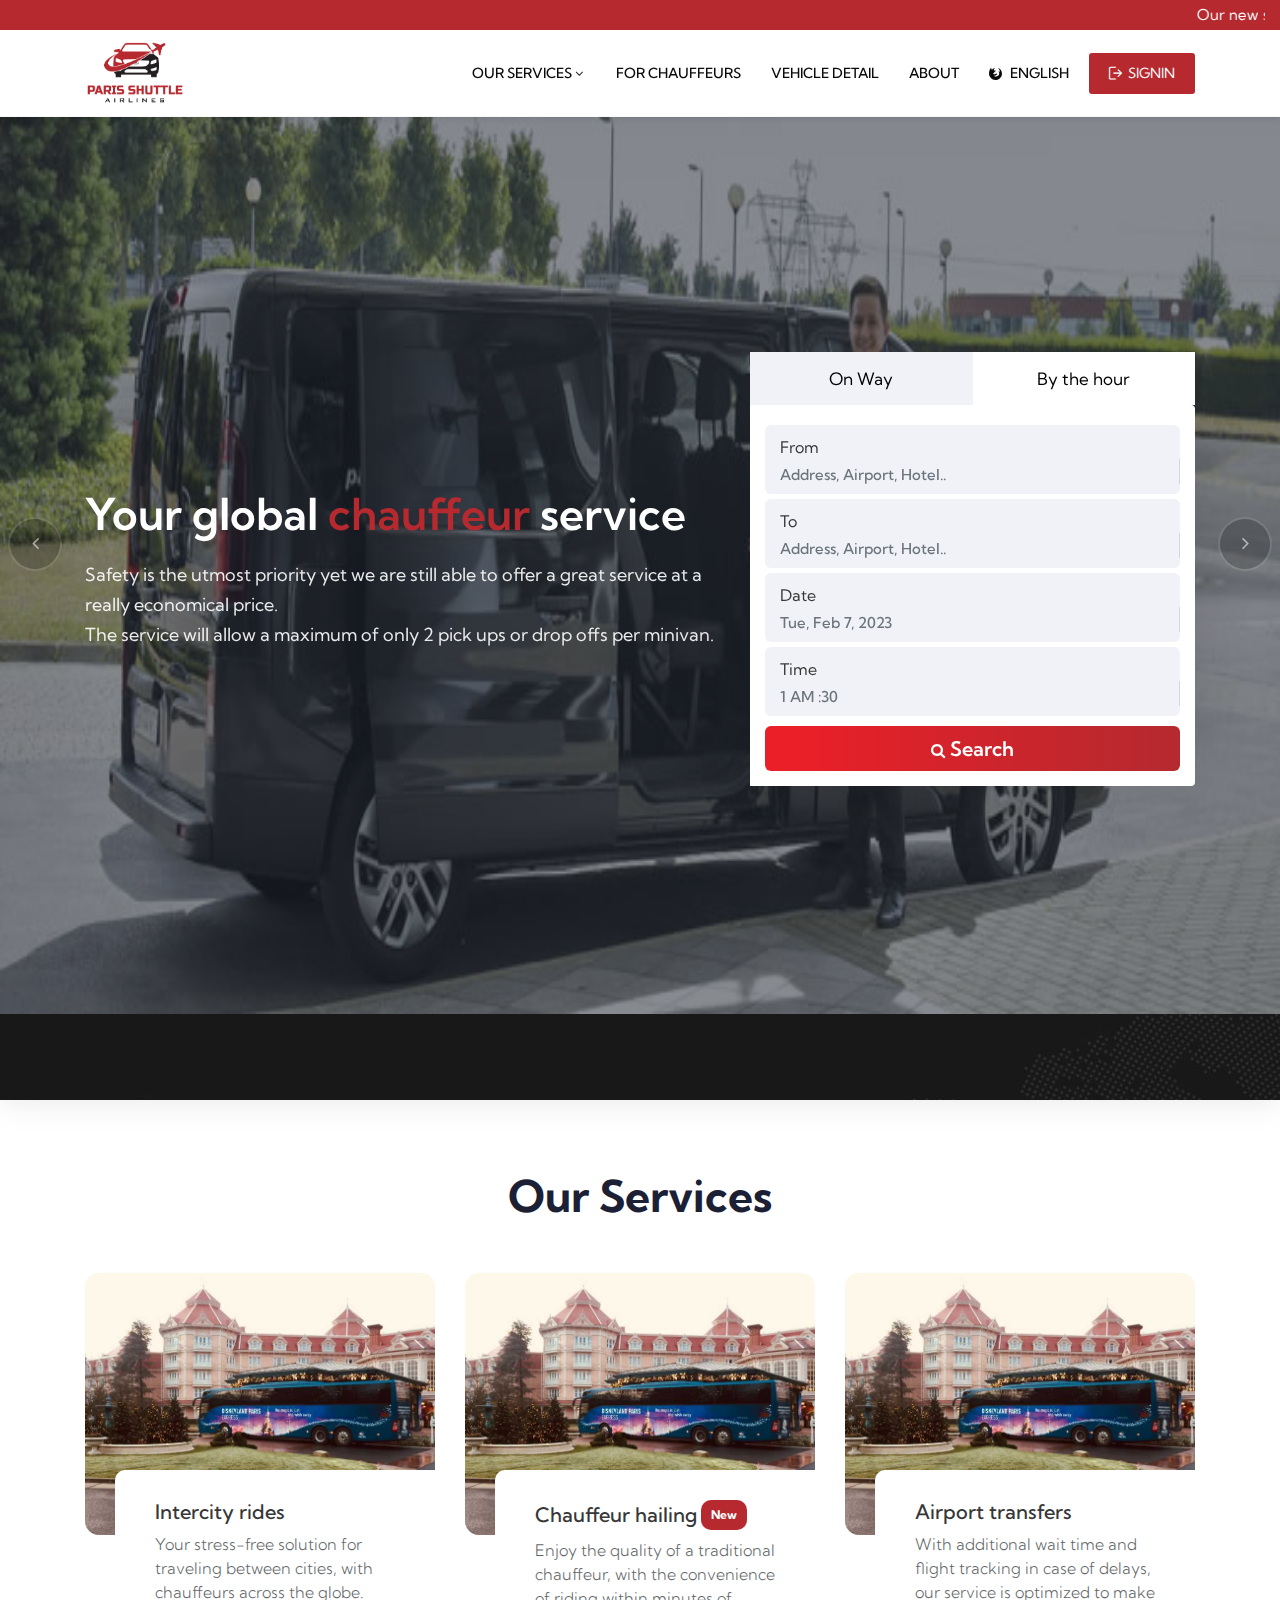
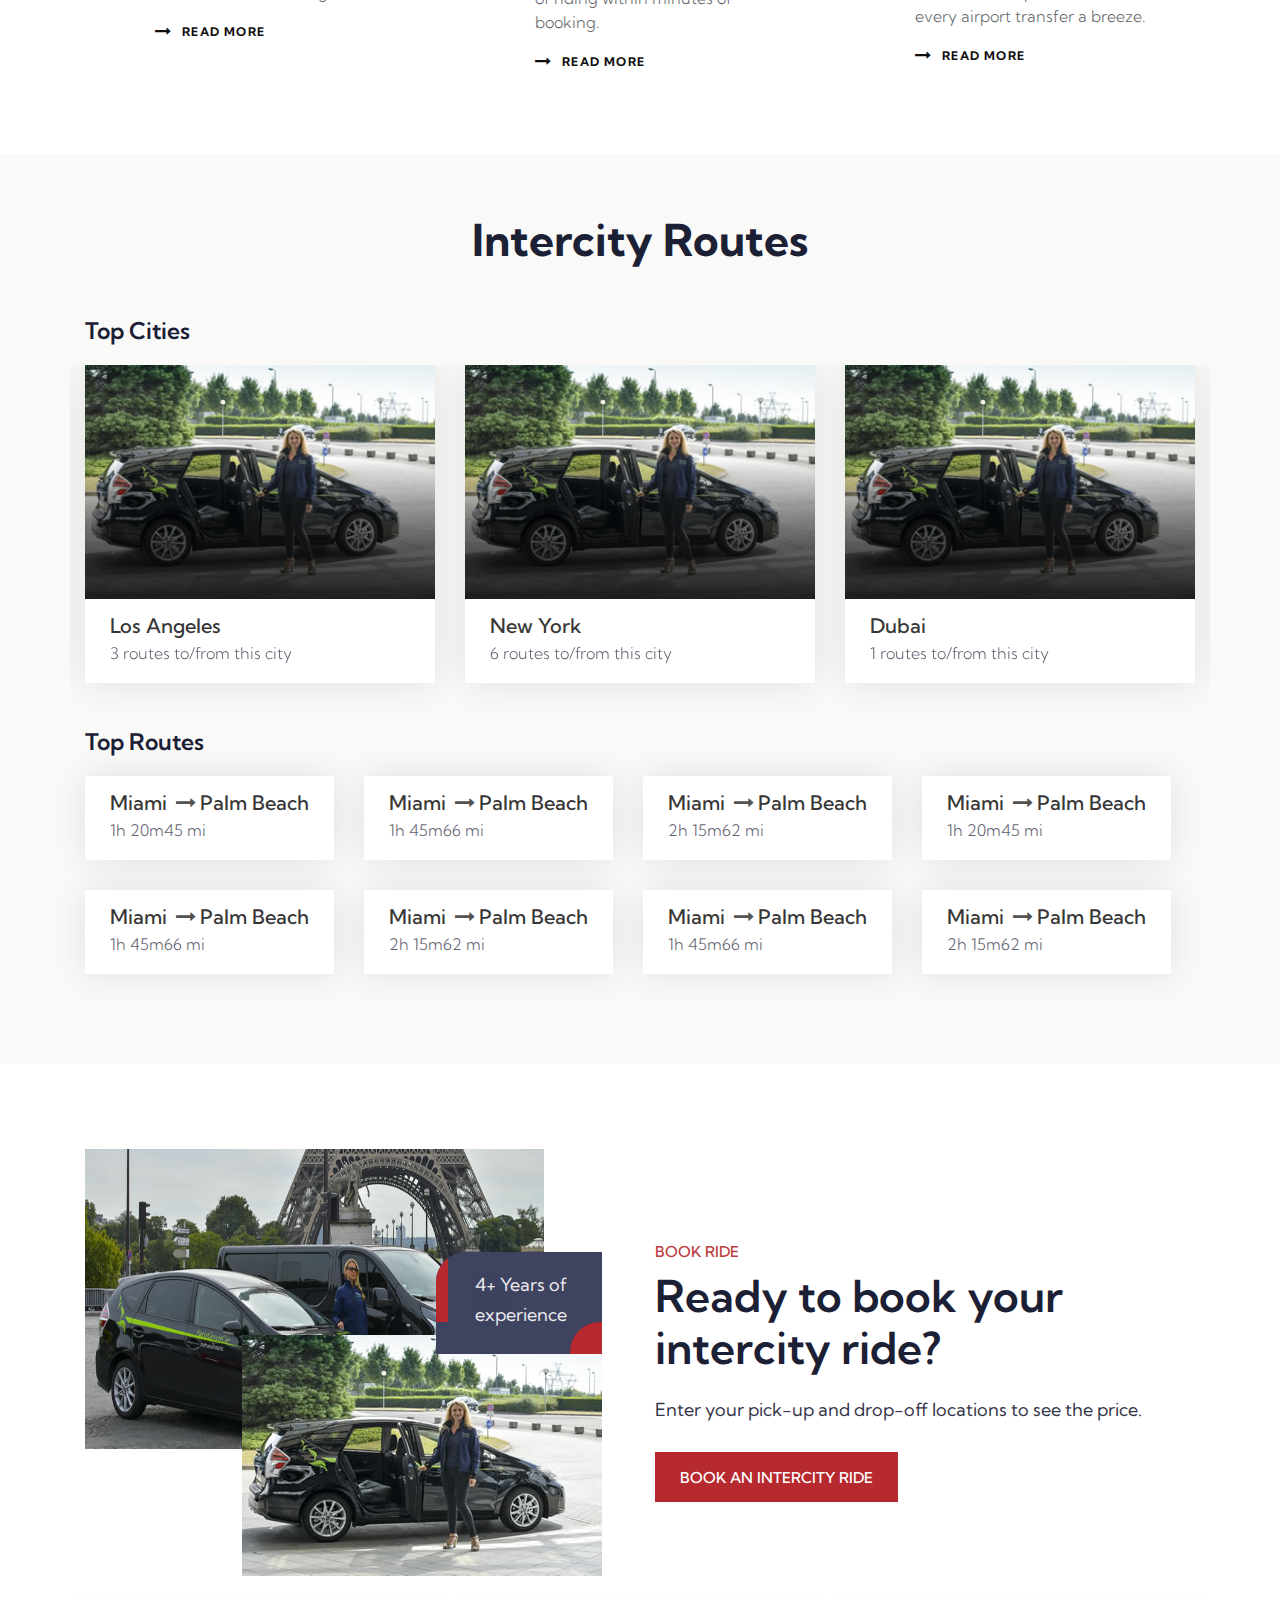
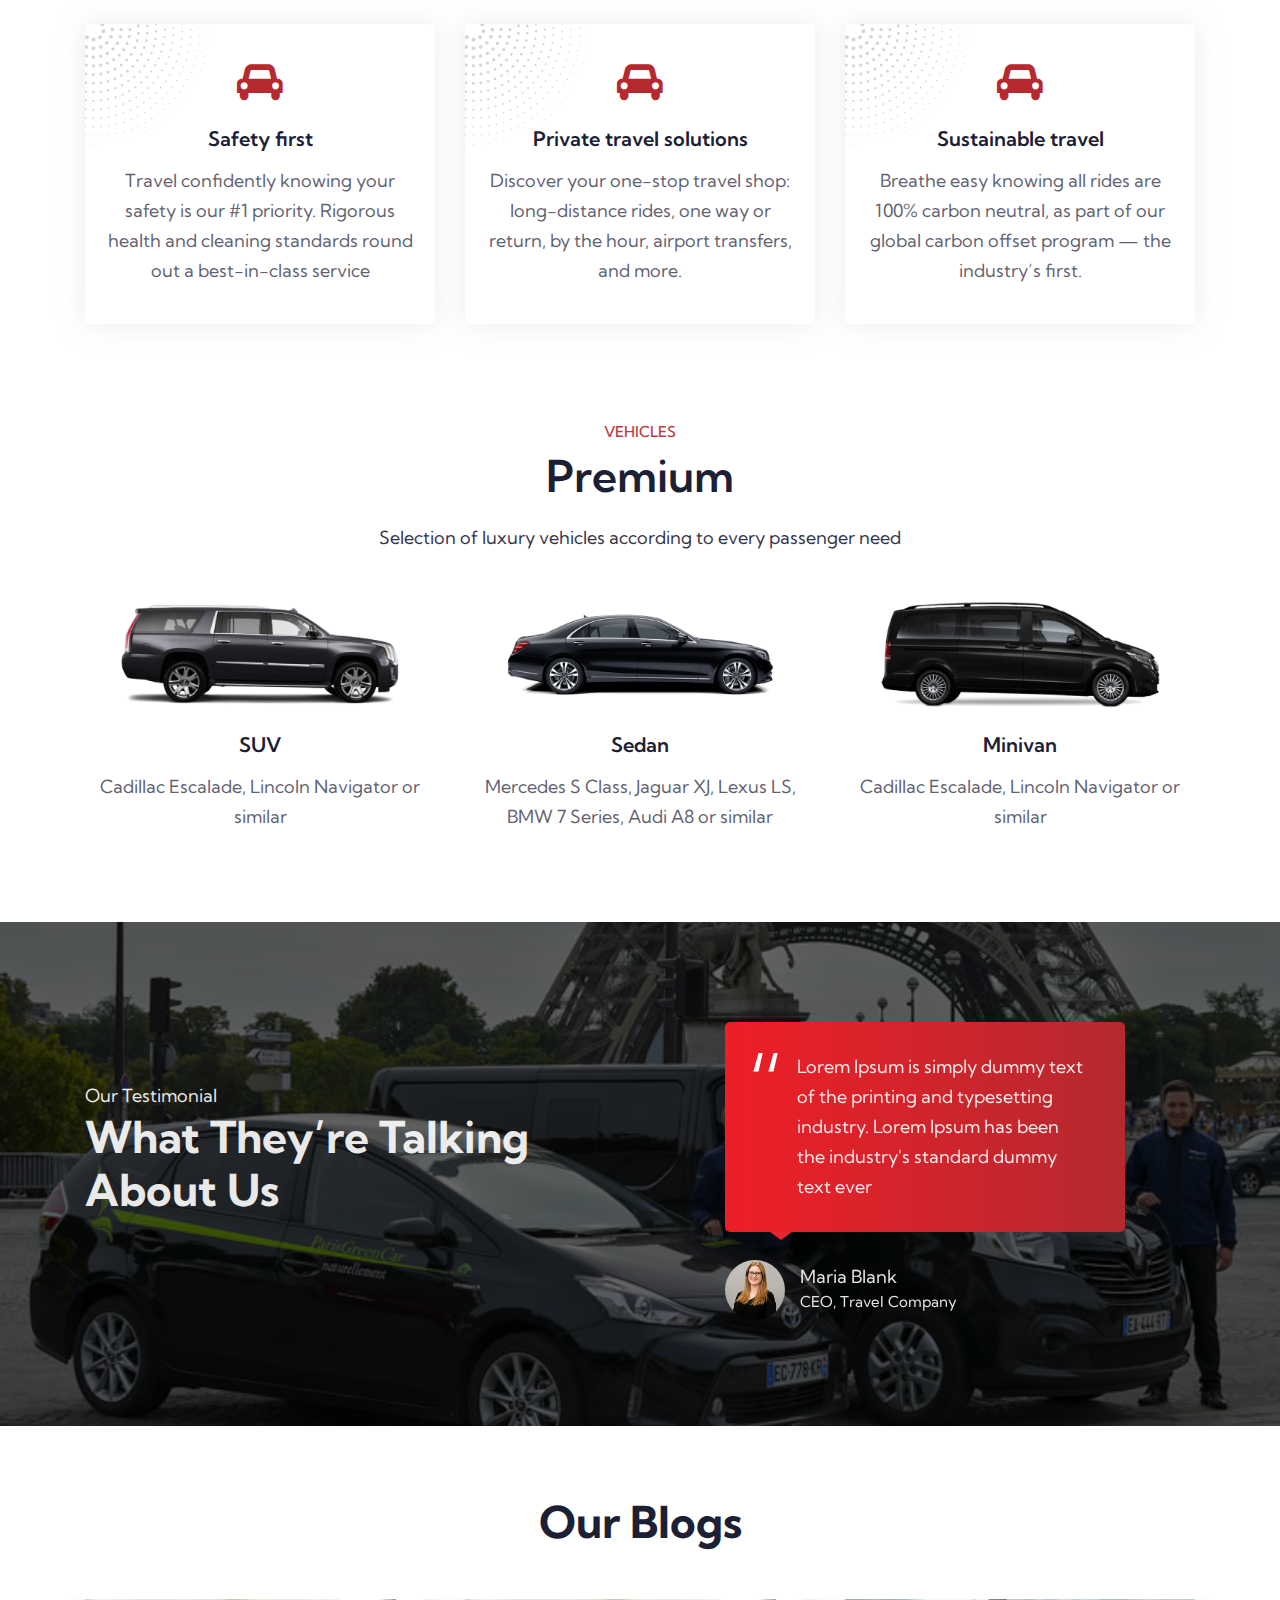
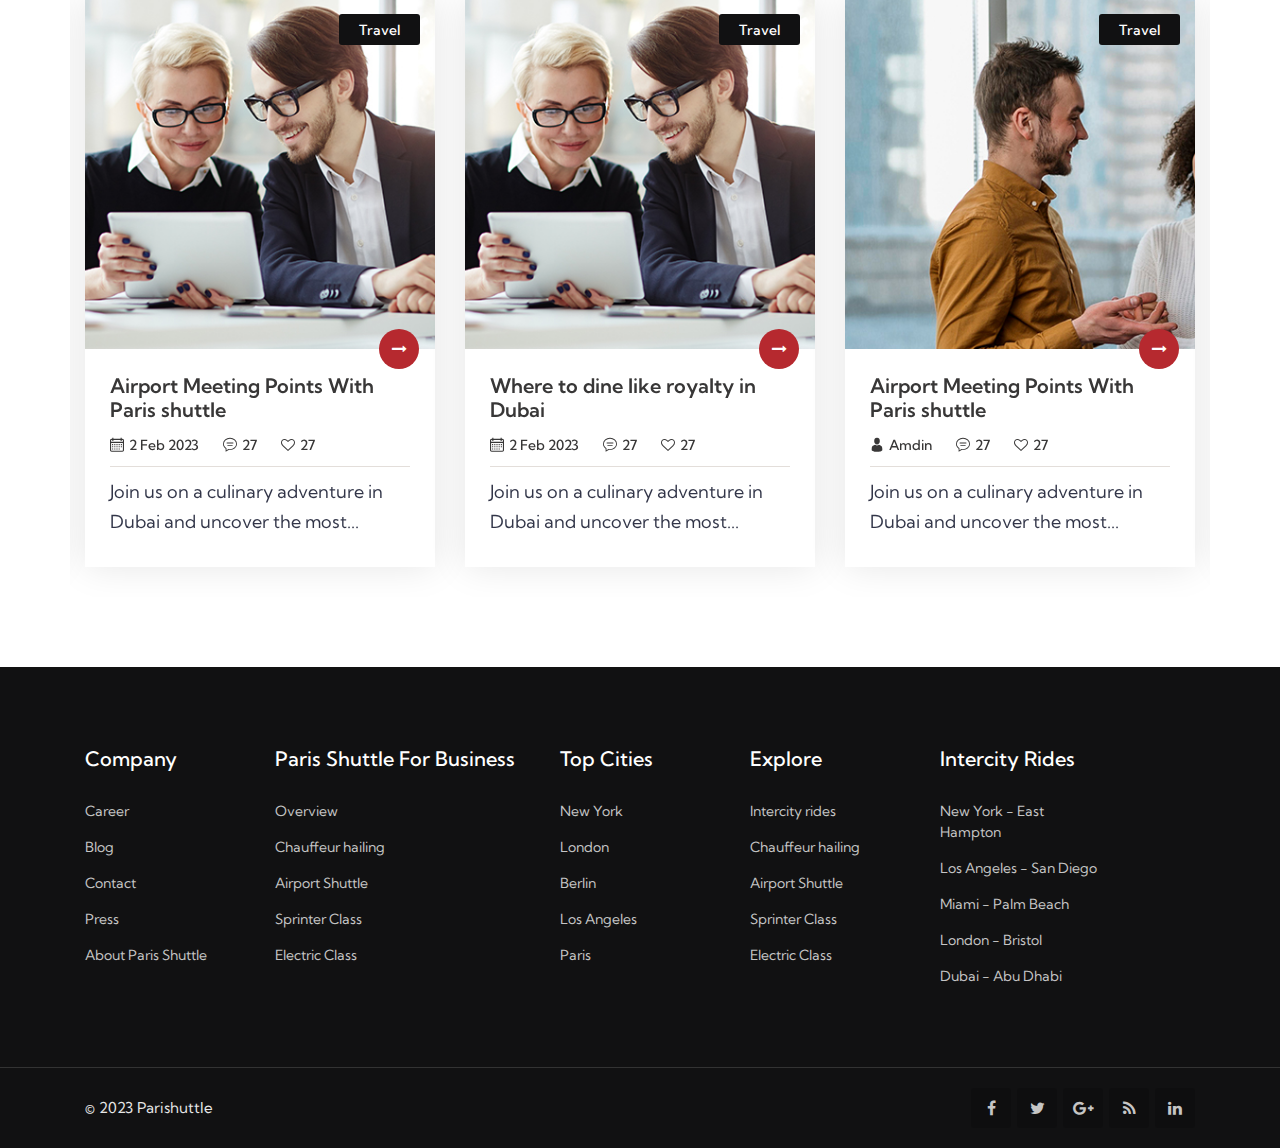
<file: index.html>
<!DOCTYPE html>
<html lang="zxx">

<head>
    <title>Paris Shuttle</title>
    <meta name="viewport" content="width=device-width, initial-scale=1.0">
    <meta charset="utf-8">e
    <!-- External CSS libraries -->
    <link rel="stylesheet" type="text/css" href="css/bootstrap.min.css">
    <link rel="stylesheet" type="text/css" href="css/animate.min.css">
    <link rel="stylesheet" type="text/css" href="css/bootstrap-submenu.css">

    <link rel="stylesheet" type="text/css" href="css/bootstrap-select.min.css">
    <link rel="stylesheet" type="text/css" href="css/magnific-popup.css">
    <link rel="stylesheet" type="text/css" href="css/daterangepicker.css">
    <link rel="stylesheet" href="css/leaflet.css" type="text/css">
    <link rel="stylesheet" href="css/map.css" type="text/css">
    <link rel="stylesheet" type="text/css" href="fonts/font-awesome/css/font-awesome.min.css">
    <link rel="stylesheet" type="text/css" href="fonts/flaticon/font/flaticon.css">
    <link rel="stylesheet" type="text/css" href="fonts/linearicons/style.css">
    <link rel="stylesheet" type="text/css"  href="css/jquery.mCustomScrollbar.css">
    <link rel="stylesheet" type="text/css"  href="css/dropzone.css">
    <link rel="stylesheet" type="text/css"  href="css/slick.css">

    <!-- Custom stylesheet -->
    <link rel="stylesheet" type="text/css" href="css/style.css">
    <link rel="stylesheet" type="text/css" id="style_sheet" href="css/skins/default.css">

    <!-- Favicon icon -->
    <link rel="shortcut icon" href="img/logo.png" type="image/png" >

    <!-- Google fonts -->
    <link rel="stylesheet" type="text/css" href="https://fonts.googleapis.com/css?family=Raleway:300,400,500,600,300,700">
    <link rel="stylesheet" type="text/css" href="https://fonts.googleapis.com/css?family=Open+Sans:400,300,600,700,800%7CPlayfair+Display:400,700%7CRoboto:100,300,400,400i,500,700">

    <!-- IE10 viewport hack for Surface/desktop Windows 8 bug -->
    <link rel="stylesheet" type="text/css" href="css/ie10-viewport-bug-workaround.css">

    <!-- Just for debugging purposes. Don't actually copy these 2 lines! -->
    <!--[if lt IE 9]><script  src="js/ie8-responsive-file-warning.js"></script><![endif]-->
    <script  src="js/ie-emulation-modes-warning.js"></script>

    <!-- HTML5 shim and Respond.js for IE8 support of HTML5 elements and media queries -->
    <!--[if lt IE 9]>
    <script  src="js/html5shiv.min.js"></script>
    <script  src="js/respond.min.js"></script>
    <![endif]-->
</head>
<body>
<!-- <div class="page_loader"></div> -->

<!-- Main header start -->
<header class="main-header sticky-header">
<div class="heading-slider">
<div class="container-fluid">
<marquee width="100%" direction="left">
    <p>Our new standard telephone line is now the +33 (0) 1 85 08 06 03.</p>
</marquee>
</div>
</div>
    <div class="container">
        <nav class="navbar navbar-expand-lg navbar-light">
            <a class="navbar-brand logo" href="index.html">
                <img src="img/logos/logo.png" alt="logo">
            </a>
            <button class="navbar-toggler" type="button" data-toggle="collapse" data-target="#navbarSupportedContent" aria-controls="navbarSupportedContent" aria-expanded="false" aria-label="Toggle navigation">
                <span class="fa fa-bars"></span>
            </button>
            <div class="collapse navbar-collapse" id="navbarSupportedContent">
                <ul class="navbar-nav ml-auto">
                    <li class="nav-item dropdown">
                        <a class="nav-link dropdown-toggle" href="#" id="navbarDropdownMenuLink" data-toggle="dropdown" aria-haspopup="true" aria-expanded="false">
                            Our Services <i class="fa fa-angle-down"></i>
                        </a>
                        <ul class="dropdown-menu" aria-labelledby="navbarDropdownMenuLink">
                            <li><a class="dropdown-item" href="index.html">Intercity rides</a></li>
                            <li><a class="dropdown-item" href="index-2.html">Chauffeur hailing</a></li>
                            <li><a class="dropdown-item" href="index-3.html">Airport transfers</a></li>
                            <li><a class="dropdown-item" href="index-4.html">Hourly hire</a></li>
                        </ul>
                    </li>
                    <li class="nav-item dropdown active">
                        <a class="nav-link dropdown-toggle" href="#" id="navbarDropdownMenuLink" data-toggle="dropdown" aria-haspopup="true" aria-expanded="false">
                            For Chauffeurs
                        </a>
                    </li>
                    <li class="nav-item dropdown">
                        <a class="nav-link dropdown-toggle" href="#" id="navbarDropdownMenuLink" data-toggle="dropdown" aria-haspopup="true" aria-expanded="false">
                             Vehicle Detail 
                        </a>
                    </li>
                    <li class="nav-item dropdown">
                        <a class="nav-link dropdown-toggle" href="#" id="navbarDropdownMenuLink" data-toggle="dropdown" aria-haspopup="true" aria-expanded="false">
                            About
                        </a>
                    </li>
                                   <li class="nav-item dropdown">
                        <a class="nav-link dropdown-toggle" href="#" id="navbarDropdownMenuLink" data-toggle="dropdown" aria-haspopup="true" aria-expanded="false">
                            <i class="fa fa-firefox mr-2"></i>English
                        </a>
                    </li>
                    <li class="nav-item">
                        <a href="signin.html" class="nav-link link-color" style="color: #fff"><i class="flaticon-logout"></i> Signin</a>
                    </li>
                </ul>
            </div>
        </nav>
    </div>
</header>
<!-- Main header end -->

<!-- Banner start -->
<div class="banner bnr-2" id="banner">
    <div id="bannerCarousole" class="carousel slide" data-ride="carousel">
        <div class="carousel-inner">
            <div class="carousel-item banner-max-height active item-bg">
                <img class="d-block w-100 h-100" src="img/banner/img-1.jpg" alt="banner">
                <div class="carousel-caption banner-slider-inner d-flex text-center">
                    <div class="carousel-content container">
                        

                        <div class="row align-items-center">
                           <div class="col-lg-7 text-left">
                            <h2>Your global <span style="color: #b6292f">chauffeur</span> service</h2>
                            <p>Safety is the utmost priority yet we are still able to offer a great service at a really economical price. <br>The service will allow a maximum of only 2 pick ups or drop offs per minivan.</p>
                            </div>
                            <div class="col-lg-5">
       <style type="text/css">
           
/* Style the tab */
.tab {
  overflow: hidden;
  background-color: #fff;
}

/* Style the buttons inside the tab */
.tab button {
  background-color: inherit;
  float: left;
  border: none;
  outline: none;
  cursor: pointer;
  padding: 14px 16px;
  transition: 0.3s;
  font-size: 17px;
  background: #fff;
  width: 50%;
}

/* Change background color of buttons on hover */
.tab button:hover {
  background-color: #ddd;
}

/* Create an active/current tablink class */
.tab button.active {
  background-color: #f0f2f7;
}

/* Style the tab content */
.tabcontent {
  display: none;
  border-top: none;
  background: #fff;
  border-radius: 0 6px 6px 0px;
}

/* Style the close button */
.topright {
  float: right;
  cursor: pointer;
  font-size: 28px;
}

.topright:hover {color: red;}
</style>
       </style>
<div class="tab">
  <button class="tablinks" onclick="openCity(event, 'London')" id="defaultOpen">On Way</button>
  <button class="tablinks" onclick="openCity(event, 'Paris')">By the hour</button>
</div>

<div id="London" class="tabcontent">
  <span onclick="this.parentElement.style.display='none'" class="topright"></span>
                              <div class="inline-search-area">
                                <div class="search-boxs">
                                    <div class="search-col">
                                        <label>From</label>
                                        <input type="text" name="search" class="form-control has-icon" placeholder="Address, Airport, Hotel..">
                                    </div>
                                    <div class="search-col">
                                        <label>To</label>
                                        <input type="text" name="search" class="form-control has-icon" placeholder="Address, Airport, Hotel..">
                                    </div>
                                    <div class="search-col">
                                        <label>Date</label>
                                        <input type="calendar" name="search" class="form-control has-icon" placeholder="Tue, Feb 7, 2023">
                                    </div>
                                    <div class="search-col">
                                        <label>Time</label>
                                        <input type="text" name="search" class="form-control has-icon" placeholder="1 AM :30">
                                    </div>
                                    <div class="finds">
                                        <button style="background: linear-gradient(to right, #eb1f28 6%, #b6292f 96%);
    height: 45px;
    border-radius: 6px !important;" class="btn button-theme btn-search btn-block">
                                            <i class="fa fa-search"></i><strong style="font-size: 20px;">Search</strong>
                                        </button>
                                    </div>
                                </div>
                            </div>
</div>

<div id="Paris" class="tabcontent">
  <span onclick="this.parentElement.style.display='none'" class="topright"></span>
                              <div class="inline-search-area">
                                <div class="search-boxs">
                                    <div class="search-col">
                                        <label>From</label>
                                        <input type="text" name="search" class="form-control has-icon" placeholder="Address, Airport, Hotel..">
                                    </div>
                                    <div class="search-col">
                                        <label>Duration</label>
                                        <input type="text" name="search" class="form-control has-icon" placeholder="Address, Airport, Hotel..">
                                    </div>
                                    <div class="search-col">
                                        <label>Date</label>
                                        <input type="calendar" name="search" class="form-control has-icon" placeholder="Tue, Feb 7, 2023">
                                    </div>
                                    <div class="search-col">
                                        <label>Time</label>
                                        <input type="text" name="search" class="form-control has-icon" placeholder="1 AM :30">
                                    </div>
                                    <div class="finds">
                                        <button style="background: linear-gradient(to right, #eb1f28 6%, #b6292f 96%);
    height: 45px;
    border-radius: 6px !important;" class="btn button-theme btn-search btn-block">
                                            <i class="fa fa-search"></i><strong style="font-size: 20px;">Search</strong>
                                        </button>
                                    </div>
                                </div>
                            </div>
</div>


                        </div>
</div>


                    </div>
                </div>
            </div>
        <a class="carousel-control-prev" href="#bannerCarousole" role="button" data-slide="prev">
            <span class="slider-mover-left" aria-hidden="true">
                <i class="fa fa-angle-left"></i>
            </span>
        </a>
        <a class="carousel-control-next" href="#bannerCarousole" role="button" data-slide="next">
            <span class="slider-mover-right" aria-hidden="true">
                <i class="fa fa-angle-right"></i>
            </span>
        </a>
    </div>
</div>
<!-- Banner end -->

<!-- Partners strat -->
<div class="partners">
    <div class="container">
      <marquee width="100%" direction="left" height="50px">
        <div class="slick-slider-area">
            <div class="row slick-carousel" data-slick='{"slidesToShow": 5, "responsive":[{"breakpoint": 1024,"settings":{"slidesToShow": 3}}, {"breakpoint": 768,"settings":{"slidesToShow": 2}}]}'>
                <div class="slick-slide-item"><img src="img/brand/brand-1.png" alt="brand" class="img-fluid"></div>
                <div class="slick-slide-item"><img src="img/brand/brand-2.png" alt="brand" class="img-fluid"></div>
                <div class="slick-slide-item"><img src="img/brand/brand-3.png" alt="brand" class="img-fluid"></div>
                <div class="slick-slide-item"><img src="img/brand/brand-4.png" alt="brand" class="img-fluid"></div>
                <div class="slick-slide-item"><img src="img/brand/brand-1.png" alt="brand" class="img-fluid"></div>
                <div class="slick-slide-item"><img src="img/brand/brand-2.png" alt="brand" class="img-fluid"></div>
                <div class="slick-slide-item"><img src="img/brand/brand-3.png" alt="brand" class="img-fluid"></div>
                <div class="slick-slide-item"><img src="img/brand/brand-4.png" alt="brand" class="img-fluid"></div>
            </div>
        </div>
    </marquee>
    </div>
</div>
<!-- Partners end -->


<!-- Categories strat -->
<div class="categories content-area-7">
    <div class="container">
        <!-- Main title -->
        <div class="main-title text-center">
            <h1>Our services</h1>
        </div>
        <div class="row">
                <!-- News Block -->
                <div class="news-block col-lg-4 col-md-6 col-sm-12 wow fadeInUp animated" data-wow-delay="300ms" style="visibility: visible; animation-delay: 300ms; animation-name: fadeInUp;">
                    <div class="inner-box">
                        <div class="image-box">
                            <figure class="image"><a href="news-details.html"><img src="img/popular-places/popular-places-1.jpg" alt=""></a></figure>
                        </div>
                        <div class="content-box">
                            <h5 class="title"><a href="#">Intercity rides</a></h5>
                            <div class="text">Your stress-free solution for traveling between cities, with chauffeurs across the globe.</div>
                            <a href="#" class="read-more"><i class="fa fa-long-arrow-right"></i> Read More</a>
                        </div>
                    </div>
                </div>
                                <!-- News Block -->
                <div class="news-block col-lg-4 col-md-6 col-sm-12 wow fadeInUp animated" data-wow-delay="300ms" style="visibility: visible; animation-delay: 300ms; animation-name: fadeInUp;">
                    <div class="inner-box">
                        <div class="image-box">
                            <figure class="image"><a href="#"><img src="img/popular-places/popular-places-1.jpg" alt=""></a></figure>
                        </div>
                        <div class="content-box">
                            <h5 class="title" style="display: flex;
    align-items: center;"><a href="#">Chauffeur hailing </a><span class="date ml-1">New</span></h5>
                            <div class="text">Enjoy the quality of a traditional chauffeur, with the convenience of riding within minutes of booking.</div>
                            <a href="#" class="read-more"><i class="fa fa-long-arrow-right"></i> Read More</a>
                        </div>
                    </div>
                </div>       
                <!-- News Block -->
                <div class="news-block col-lg-4 col-md-6 col-sm-12 wow fadeInUp animated" data-wow-delay="300ms" style="visibility: visible; animation-delay: 300ms; animation-name: fadeInUp;">
                    <div class="inner-box">
                        <div class="image-box">
                            <figure class="image"><a href="#"><img src="img/popular-places/popular-places-1.jpg" alt=""></a></figure>
                        </div>
                        <div class="content-box">
                            <h5 class="title"><a href="#">Airport transfers</a></h5>
                            <div class="text">With additional wait time and flight tracking in case of delays, our service is optimized to make every airport transfer a breeze.</div>
                            <a href="#" class="read-more"><i class="fa fa-long-arrow-right"></i> Read More</a>
                        </div>
                    </div>
                </div>

            </div>
<!--         <div class="row">
            <div class="col-lg-12 col-md-12 col-sm-12">
                <div class="row">
                    <div class="col-sm-4 col-pad">
                        <div class="category">
                            <div class="category_bg_box cat-1-bg">
                                <div class="category-overlay">
                                    <div class="category-content">
                                        <h3 class="category-title">
                                            <a href="#">Disneyland Transfers</a>
                                        </h3>
                                        <h4 class="category-subtitle">Comfortable, safe and cost effective. Book your transfer NOW to the magical kingdom.</h4>
                                       <a><div class="icon">
                                        Book your Disney transfer
                                    </div></a>
                                    </div>
                                </div>
                            </div>
                        </div>
                    </div>
                    <div class="col-sm-4 col-pad">
                        <div class="category">
                            <div class="category_bg_box cat-2-bg">
                                <div class="category-overlay">
                                    <div class="category-content">
                                        <h3 class="category-title">
                                            <a href="#">Paris Transfers</a>
                                        </h3>
                                        <h4 class="category-subtitle">Try our award winning service to your hotel, private address or destination.</h4>
                                    <a><div class="icon">
                                        Book your transfer
                                    </div></a>
                                    </div>
                                </div>
                            </div>
                        </div>
                    </div>
                    <div class="col-sm-4 col-pad">
                        <div class="category">
                            <div class="category_bg_box cat-5-bg">
                                <div class="category-overlay">
                                   <div class="category-content">
                                        <h3 class="category-title">
                                            <a href="#">Airport Transfers</a>
                                        </h3>
                                        <h4 class="category-subtitle">Relax and enjoy the ride. Next stop the airport.</h4>
                                        <a><div class="icon">
                                        Book your Shuttle
                                    </div></a>
                                    </div>
                                </div>
                            </div>
                        </div>
                    </div>
                </div>
            </div>
        </div> -->
    </div>
</div>
<!-- Categories end -->

<!-- Listing item start -->
<div class="listing-item content-area-14 bg-grea-3">
    <div class="container">
        <!-- Main title -->
        <div class="main-title">
            <h1>Intercity routes</h1>
        </div>
        <!-- Slick slider area start -->
        <h2 style="color: #1c2035;
    font-size: 23px;
    font-weight: 600;">Top Cities</h2>
        <div class="slick-slider-area">
            <div class="row slick-carousel" data-slick='{"slidesToShow": 3, "responsive":[{"breakpoint": 1024,"settings":{"slidesToShow": 2}}, {"breakpoint": 768,"settings":{"slidesToShow": 1}}]}'>
                <div class="slick-slide-item">
                    <div class="listing-item-box">
                        <div class="listing-thumbnail">
                            <a href="#" class="listing-photo">
                                <img class="d-block w-100" src="img/listing/img-2.jpg" alt="listing-photo">
                            </a>
                        </div>
                        <div class="detail">
                            <div class="top">
                                <h3 class="title">
                                    <a href="#">New York</a>
                                </h3>
                                <p>6 routes to/from this city</p>
                            </div>
                        </div>
                    </div>
                </div>
<div class="slick-slide-item">
                    <div class="listing-item-box">
                        <div class="listing-thumbnail">
                            <a href="#" class="listing-photo">
                                <img class="d-block w-100" src="img/listing/img-2.jpg" alt="listing-photo">
                            </a>
                        </div>
                        <div class="detail">
                            <div class="top">
                                <h3 class="title">
                                    <a href="#">Dubai</a>
                                </h3>
                                <p>1 routes to/from this city</p>
                            </div>
                        </div>
                    </div>
                </div>
<div class="slick-slide-item">
                    <div class="listing-item-box">
                        <div class="listing-thumbnail">
                            <a href="#" class="listing-photo">
                                <img class="d-block w-100" src="img/listing/img-2.jpg" alt="listing-photo">
                            </a>
                        </div>
                        <div class="detail">
                            <div class="top">
                                <h3 class="title">
                                    <a href="#">London</a>
                                </h3>
                                <p>6 routes to/from this city</p>
                            </div>
                        </div>
                    </div>
                </div>
<div class="slick-slide-item">
                    <div class="listing-item-box">
                        <div class="listing-thumbnail">
                            <a href="#" class="listing-photo">
                                <img class="d-block w-100" src="img/listing/img-2.jpg" alt="listing-photo">
                            </a>
                        </div>
                        <div class="detail">
                            <div class="top">
                                <h3 class="title">
                                    <a href="#">Los Angeles</a>
                                </h3>
                                <p>3 routes to/from this city</p>
                            </div>
                        </div>
                    </div>
                </div>
            </div>
<!--             <div class="slick-btn">
                <div class="slick-prev slick-arrow-buton-2 sab-4">
                    <i class="fa fa-angle-left"></i>
                </div>
                <div class="slick-next slick-arrow-buton-2 sab-3">
                    <i class="fa fa-angle-right"></i>
                </div>
            </div> -->
        </div>

         <h2 style="color: #1c2035;
    font-size: 23px;
    font-weight: 600;margin-top: 15px">Top Routes</h2>
    <div class="slick-slider-area">
            <div class="row slick-carousels">
                <div class="slick-slide-item">
                    <div class="listing-item-box">
                        <div class="detail">
                            <div class="top">
                                <h3 class="title">
                                    <a href="#">Miami <span class="fa fa-long-arrow-right ml-1 mr-1"></span>Palm Beach</a>
                                </h3>
                                <p>1h 20m45 mi</p>
                            </div>
                        </div>
                    </div>
                </div>
                <div class="slick-slide-item">
                    <div class="listing-item-box">
                        <div class="detail">
                            <div class="top">
                                <h3 class="title">
                                    <a href="#">Miami <span class="fa fa-long-arrow-right ml-1 mr-1"></span>Palm Beach</a>
                                </h3>
                                <p>1h 45m66 mi</p>
                            </div>
                        </div>
                    </div>
                </div>
                <div class="slick-slide-item">
                    <div class="listing-item-box">
                        <div class="detail">
                            <div class="top">
                                <h3 class="title">
                                    <a href="#">Miami <span class="fa fa-long-arrow-right ml-1 mr-1"></span>Palm Beach</a>
                                </h3>
                                <p>2h 15m62 mi</p>
                            </div>
                        </div>
                    </div>
                </div>
                <div class="slick-slide-item">
                    <div class="listing-item-box">
                        <div class="detail">
                            <div class="top">
                                <h3 class="title">
                                    <a href="#">Miami <span class="fa fa-long-arrow-right ml-1 mr-1"></span>Palm Beach</a>
                                </h3>
                                <p>1h 20m45 mi</p>
                            </div>
                        </div>
                    </div>
                </div>
                <div class="slick-slide-item">
                    <div class="listing-item-box">
                        <div class="detail">
                            <div class="top">
                                <h3 class="title">
                                    <a href="#">Miami <span class="fa fa-long-arrow-right ml-1 mr-1"></span>Palm Beach</a>
                                </h3>
                                <p>1h 45m66 mi</p>
                            </div>
                        </div>
                    </div>
                </div>
                <div class="slick-slide-item">
                    <div class="listing-item-box">
                        <div class="detail">
                            <div class="top">
                                <h3 class="title">
                                    <a href="#">Miami <span class="fa fa-long-arrow-right ml-1 mr-1"></span>Palm Beach</a>
                                </h3>
                                <p>2h 15m62 mi</p>
                            </div>
                        </div>
                    </div>
                </div>
                                <div class="slick-slide-item">
                    <div class="listing-item-box">
                        <div class="detail">
                            <div class="top">
                                <h3 class="title">
                                    <a href="#">Miami <span class="fa fa-long-arrow-right ml-1 mr-1"></span>Palm Beach</a>
                                </h3>
                                <p>1h 45m66 mi</p>
                            </div>
                        </div>
                    </div>
                </div>
                <div class="slick-slide-item">
                    <div class="listing-item-box">
                        <div class="detail">
                            <div class="top">
                                <h3 class="title">
                                    <a href="#">Miami <span class="fa fa-long-arrow-right ml-1 mr-1"></span>Palm Beach</a>
                                </h3>
                                <p>2h 15m62 mi</p>
                            </div>
                        </div>
                    </div>
                </div>
        </div>
    </div>
</div>
</div>
<!-- Listing item end -->
<section class="tf-section tf-about style1 mobie-pd40">
                <div class="container">
                    <div class="row align-items-center">
                            <div class="col-lg-6 col-md-12">
                                <div class="image-about tf-animated-fadeup">
                                    <div class="image image-l animated-effect tfanimated">
                                        <img src="img/img-2.jpg" alt="">
                                    </div>
                                    <div class="image-right animated-effect tfanimated">
                                        <img src="img/listing/img-2.jpg" alt="">
                                    </div>
                                    <div class="about-box effect1 animated-effect tfanimated">
                                        <div class="icon"><span class="icon-search-research-svgrepo-com"></span></div>
                                        <p>4+ Years of
experience</p>
                                    </div>
                                </div>
                            </div>        
                            <div class="col-lg-6 col-md-12">
                                <div class="content-box tf-animated-fadeup">
                                    <div class="title-section animated-effect tfanimated">
                                        <p class="subtitle mb0">Book Ride</p>
                                        <h2 class="title">Ready to book your intercity ride?</h2>
                                    <p class="font-st2 desc animated-effect tfanimated">
                                       Enter your pick-up and drop-off locations to see the price.</p>
                                   
                                    </div>
                                    <div class="btn-about mt-4 animated-effect tfanimated">
                                        <a href="#" class="tf-button style2"><span>Book an intercity ride</span></a>
                                    </div>
                                </div>
                            </div>
                    </div>
                </div>
                    <div class="container mt-5">
        <div class="row justify-content-center">
            <div class="col-xl-4 col-lg-4 col-md-4 col-sm-12">
                <div class="service-info">
                  <img src="img/dots.png">
                    <div class="icon">
                        <i class="fa fa-car"></i>
                    </div>
                    <h3>Safety first</h3>
                    <p>Travel confidently knowing your safety is our #1 priority. Rigorous health and cleaning standards round out a best-in-class service</p>
                </div>
            </div>
            <div class="col-xl-4 col-lg-4 col-md-4 col-sm-12">
                <div class="service-info">
                    <img src="img/dots.png">
                    <div class="icon">
                        <i class="fa fa-car"></i>
                    </div>
                    <h3>Private travel solutions</h3>
                    <p>Discover your one-stop travel shop: long-distance rides, one way or return, by the hour, airport transfers, and more.</p>
                </div>
            </div>
            <div class="col-xl-4 col-lg-4 col-md-4 col-sm-12">
                <div class="service-info">
                    <img src="img/dots.png">
                    <div class="icon">
                        <i class="fa fa-car"></i>
                    </div>
                    <h3>Sustainable travel</h3>
                    <p>Breathe easy knowing all rides are 100% carbon neutral, as part of our global carbon offset program — the industry’s first.</p>
                </div>
            </div>
        </div>
    </div>
            </section>

<!-- Listing item end -->
<section class="tf-section tf-about style1 mobie-pd40 pt-0">
                <div class="container">
                    <div class="row align-items-center text-center">
                                    
                            <div class="col-lg-12 col-md-12">
                                <div class="content-box tf-animated-fadeup">
                                    <div class="title-section animated-effect tfanimated">
                                        <p class="subtitle mb0">Vehicles</p>
                                        <h2 class="title">Premium</h2>
                                    <p class="font-st2 desc animated-effect tfanimated">
                                       Selection of luxury vehicles according to every passenger need
</div>
                                </div>
                            </div>
                    </div>
                </div>
                    <div class="container mt-2">
        <div class="row justify-content-center">
            <div class="col-xl-4 col-lg-4 col-md-4 col-sm-12">
                <div class="car-info">
                  <img src="img/car-img1.png">
                    <h3>SUV</h3>
                    <p>Cadillac Escalade, Lincoln Navigator or similar</p>
                </div>
            </div>
<div class="col-xl-4 col-lg-4 col-md-4 col-sm-12">
                <div class="car-info">
                  <img src="img/car-img2.png">
                    <h3>Sedan</h3>
                    <p>Mercedes S Class, Jaguar XJ,
Lexus LS, BMW 7 Series,
Audi A8 or similar</p>
                </div>
            </div>
            <div class="col-xl-4 col-lg-4 col-md-4 col-sm-12">
                <div class="car-info">
                  <img src="img/car-img3.png">
                    <h3>Minivan</h3>
                    <p>Cadillac Escalade, Lincoln Navigator or similar</p>
                </div>
            </div>
        </div>
    </div>
            </section>


<!-- Testimonial start -->
<div class="testimonial overview-bgi">
    <div class="container">
        <div class="row align-items-center">
            <div class="col-lg-6">
                <div class="main-title text-left">
                    <p class="text-white" style="color: #fff !important">Our Testimonial</p>
                    <h1>What they’re talking about us
</h1>
                </div>
            </div>
            <div class="col-lg-6">
                        <div class="slick-slider-area">
            <div class="row slick-carousel wow fadeInUp delay-04s" data-slick='{"slidesToShow": 1, "responsive":[{"breakpoint": 1024,"settings":{"slidesToShow": 2}}, {"breakpoint": 768,"settings":{"slidesToShow": 1}}]}'>
                <div class="slick-slide-item wow">
                    <div class="testimonial-inner">
                        <div class="content-box">
                            <p>Lorem Ipsum is simply dummy text of the printing and typesetting industry. Lorem Ipsum has been the industry's standard dummy text ever</p>
                        </div>
                        <div class="arrow-down"></div>
                        <div class="media user">
                            <a href="#">
                                <img src="img/avatar/avatar-1.jpg" alt="testimonial" class="img-fluid">
                            </a>
                            <div class="media-body align-self-center">
                                <h5>Maria Blank</h5>
                                <h6>CEO, Travel Company</h6>
                            </div>
                        </div>
                    </div>
                </div>
                <div class="slick-slide-item wow">
                    <div class="testimonial-inner">
                        <div class="content-box">
                            <p>Lorem Ipsum is simply dummy text of the printing and typesetting industry. Lorem Ipsum has been the industry's standard dummy text ever</p>
                        </div>
                        <div class="arrow-down"></div>
                        <div class="media user">
                            <a href="#">
                                <img src="img/avatar/avatar-1.jpg" alt="testimonial" class="img-fluid">
                            </a>
                            <div class="media-body align-self-center">
                                 <h5>Maria Blank</h5>
                                <h6>CEO, Travel Company</h6>
                            </div>
                        </div>
                    </div>
                </div>
                <div class="slick-slide-item">
                    <div class="testimonial-inner">
                        <div class="content-box">
                            <p>Lorem Ipsum is simply dummy text of the printing and typesetting industry. Lorem Ipsum has been the industry's standard dummy text ever</p>
                        </div>
                        <div class="arrow-down"></div>
                        <div class="media user">
                            <a href="#">
                                <img src="img/avatar/avatar-1.jpg" alt="testimonial" class="img-fluid">
                            </a>
                            <div class="media-body align-self-center">
                                 <h5>Maria Blank</h5>
                                <h6>CEO, Travel Company</h6>
                            </div>
                        </div>
                    </div>
                </div>
                <div class="slick-slide-item">
                    <div class="testimonial-inner">
                        <div class="content-box">
                            <p>Lorem Ipsum is simply dummy text of the printing and typesetting industry. Lorem Ipsum has been the industry's standard dummy text ever</p>
                        </div>
                        <div class="arrow-down"></div>
                        <div class="media user">
                            <a href="#">
                                <img src="img/avatar/avatar-1.jpg" alt="testimonial" class="img-fluid">
                            </a>
                            <div class="media-body align-self-center">
                                <h5>Maria Blank</h5>
                                <h6>CEO, Travel Company</h6>
                            </div>
                        </div>
                    </div>
                </div>
            </div>
        </div>
            </div>
        </div>

    </div>
</div>
<!-- Testimonial end -->

<!-- Blog start -->
<div class="blog content-area">
    <div class="container">
        <!-- Main title -->
        <div class="main-title">
            <h1>Our Blogs</h1>
        </div>
        <!-- Slick slider area start -->
        <div class="slick-slider-area clearfix">
            <div class="row slick-carousel" data-slick='{"slidesToShow": 3, "responsive":[{"breakpoint": 1024,"settings":{"slidesToShow": 2}}, {"breakpoint": 768,"settings":{"slidesToShow": 1}}]}'>
                <div class="slick-slide-item">
                    <div class="blog-3">
                        <div class="blog-photo">
                            <img src="img/blog/blog-3.jpg" alt="blog" class="img-fluid">
                            <div class="date-box">
                                Travel
                            </div>
                            <a href="" class="button read-more-link"><i class="fa fa-long-arrow-right"></i></a>
                        </div>
                        <div class="detail">
                            <h3>
                                <a href="blog-details.html">Where to dine like royalty in Dubai</a>
                            </h3>
                            <div class="post-meta">
                                <span><a href="#"><i class="flaticon-calendar"></i>2 Feb 2023</a></span>
                                <span><a href="#"><i class="flaticon-comment"></i>27</a></span>
                                <span><a href="#"><i class="fa fa-heart-o"></i>27</a></span>
                            </div>
                            <p>Join us on a culinary adventure in Dubai and uncover the most...</p>
                        </div>
                    </div>
                </div>
                <div class="slick-slide-item">
                    <div class="blog-3">
                        <div class="blog-photo">
                            <img src="img/blog/blog-2.jpg" alt="blog" class="img-fluid">
                            <div class="date-box">
                                Travel
                            </div>
                                                        <a href="" class="button read-more-link"><i class="fa fa-long-arrow-right"></i></a>
                        </div>
                        <div class="detail">
                            <h3>
                                <a href="blog-details.html">Airport Meeting Points With Paris shuttle</a>
                            </h3>
                            <div class="post-meta">
                                <span><a href="#"><i class="flaticon-male"></i>Amdin</a></span>
                                <span><a href="#"><i class="flaticon-comment"></i>27</a></span>
                                <span><a href="#"><i class="fa fa-heart-o"></i>27</a></span>
                            </div>
                            <p>Join us on a culinary adventure in Dubai and uncover the most...</p>
                        </div>
                    </div>
                </div>
                <div class="slick-slide-item">
                    <div class="blog-3">
                        <div class="blog-photo">
                            <img src="img/blog/blog-3.jpg" alt="blog" class="img-fluid">
                            <div class="date-box">
                                Travel
                            </div>
                                                        <a href="" class="button read-more-link"><i class="fa fa-long-arrow-right"></i></a>
                        </div>
                        <div class="detail">
                            <h3>
                                <a href="blog-details.html">Airport Meeting Points With Paris shuttle</a>
                            </h3>
                            <div class="post-meta">
                                <span><a href="#"><i class="flaticon-calendar"></i>2 Feb 2023</a></span>
                                <span><a href="#"><i class="flaticon-comment"></i>27</a></span>
                                <span><a href="#"><i class="fa fa-heart-o"></i>27</a></span>
                            </div>
                            <p>Join us on a culinary adventure in Dubai and uncover the most...</p>
                        </div>
                    </div>
                </div>
                <div class="slick-slide-item">
                    <div class="blog-3">
                        <div class="blog-photo">
                            <img src="img/blog/blog-3.jpg" alt="blog" class="img-fluid">
                            <div class="date-box">
                                Travel
                            </div>
                                                        <a href="" class="button read-more-link"><i class="fa fa-long-arrow-right"></i></a>
                        </div>
                        <div class="detail">
                            <h3>
                                <a href="blog-details.html">Airport Meeting Points With Paris shuttle</a>
                            </h3>
                            <div class="post-meta">
                                <span><a href="#"><i class="flaticon-calendar"></i>2 Feb 2023</a></span>
                                <span><a href="#"><i class="flaticon-comment"></i>27</a></span>
                                <span><a href="#"><i class="fa fa-heart-o"></i>27</a></span>
                            </div>
                            <p>Join us on a culinary adventure in Dubai and uncover the most...</p>
                        </div>
                    </div>
                </div>
            </div>
        </div>
    </div>
</div>
<!-- Blog end -->

<div class="clearfix"></div>


<!-- Footer start -->
<footer class="footer">
    <div class="container footer-inner">
        <div class="row">
                        <div class="col-xl-2 col-lg-2 col-md-6 col-sm-6">
                <div class="footer-item">
                    <h4>Company</h4>
                    <ul class="links">
                        <li>
                            <a href="#">Career</a>
                        </li>
                        <li>
                            <a href="#">Blog</a>
                        </li>
                        <li>
                            <a href="about.html">Contact</a>
                        </li>
                         <li>
                            <a href="pricing-tables.html">Press</a>
                        </li>
                        <li>
                            <a href="blog-details.html">About Paris Shuttle</a>
                        </li>
                    </ul>
                </div>
            </div>
                        <div class="col-xl-3 col-lg-3 col-md-6 col-sm-6">
                <div class="footer-item">
                    <h4>Paris Shuttle for Business</h4>
                    <ul class="links">
                        <li>
                            <a href="#">Overview</a>
                        </li>
                        <li>
                            <a href="#">Chauffeur hailing</a>
                        </li>
                        <li>
                            <a href="">Airport Shuttle</a>
                        </li>
                         <li>
                            <a href="">Sprinter Class</a>
                        </li>
                        <li>
                            <a href="">Electric Class</a>
                        </li>
                    </ul>
                </div>
            </div>
            <div class="col-xl-2 col-lg-2 col-md-6 col-sm-6">
                <div class="footer-item">
                    <h4>Top cities</h4>
                    <ul class="links">
                        <li>
                            <a href="#">New York</a>
                        </li>
                        <li>
                            <a href="#">London</a>
                        </li>
                        <li>
                            <a href="">Berlin</a>
                        </li>
                         <li>
                            <a href="">Los Angeles</a>
                        </li>
                        <li>
                            <a href="">Paris</a>
                        </li>
                    </ul>
                </div>
            </div>
            <div class="col-xl-2 col-lg-2 col-md-6 col-sm-6">
                <div class="footer-item">
                    <h4>Explore</h4>
                    <ul class="links">
                        <li>
                            <a href="#">Intercity rides</a>
                        </li>
                        <li>
                            <a href="#">Chauffeur hailing</a>
                        </li>
                        <li>
                            <a href="about.html">Airport Shuttle</a>
                        </li>
                         <li>
                            <a href="">Sprinter Class</a>
                        </li>
                        <li>
                            <a href="">Electric Class</a>
                        </li>
                    </ul>
                </div>
            </div>
                        <div class="col-xl-2 col-lg-2 col-md-6 col-sm-6">
                <div class="footer-item">
                    <h4>Intercity rides</h4>
                    <ul class="links">
                        <li>
                            <a href="#">New York - East Hampton</a>
                        </li>
                        <li>
                            <a href="#">Los Angeles - San Diego</a>
                        </li>
                        <li>
                            <a href="">Miami - Palm Beach</a>
                        </li>
                         <li>
                            <a href="">London - Bristol</a>
                        </li>
                        <li>
                            <a href="">Dubai - Abu Dhabi</a>
                        </li>
                    </ul>
                </div>
            </div>
        </div>
    </div>
    <div class="sub-footer">
        <div class="container">
            <div class="row">
                <div class="col-lg-8 col-md-12">
                    <p class="copy">© 2023 <a href="#">Parishuttle</a></p>
                </div>
                <div class="col-lg-4 col-md-12">
                    <ul class="social-list clearfix">
                        <li><a href="#" class="facebook-bg"><i class="fa fa-facebook"></i></a></li>
                        <li><a href="#" class="twitter-bg"><i class="fa fa-twitter"></i></a></li>
                        <li><a href="#" class="google-bg"><i class="fa fa-google-plus"></i></a></li>
                        <li><a href="#" class="rss-bg"><i class="fa fa-rss"></i></a></li>
                        <li><a href="#" class="linkedin-bg"><i class="fa fa-linkedin"></i></a></li>
                    </ul>
                </div>
            </div>
        </div>
    </div>
</footer>
<!-- Footer end -->

<!-- Full Page Search -->
<div id="full-page-search">
    <button type="button" class="close">×</button>
    <form action="">
        <input type="search" value="" placeholder="type keyword(s) here" />
        <button type="submit" class="btn btn-sm button-theme">Search</button>
    </form>
</div>

<script src="js/jquery-2.2.0.min.js"></script>
<script src="js/popper.min.js"></script>
<script src="js/bootstrap.min.js"></script>
<script  src="js/bootstrap-submenu.js"></script>
<script  src="js/rangeslider.js"></script>
<script  src="js/jquery.mb.YTPlayer.js"></script>
<script  src="js/bootstrap-select.min.js"></script>
<script  src="js/jquery.easing.1.3.js"></script>
<script  src="js/jquery.scrollUp.js"></script>
<script  src="js/jquery.mCustomScrollbar.concat.min.js"></script>
<script  src="js/leaflet.js"></script>
<script  src="js/leaflet-providers.js"></script>
<script  src="js/leaflet.markercluster.js"></script>
<script  src="js/moment.min.js"></script>
<script  src="js/daterangepicker.min.js"></script>
<script  src="js/dropzone.js"></script>
<script  src="js/slick.min.js"></script>
<script  src="js/jquery.filterizr.js"></script>
<script  src="js/jquery.magnific-popup.min.js"></script>
<script  src="js/jquery.countdown.js"></script>
<script  src="js/maps.js"></script>
<script  src="js/app.js"></script>

<!-- IE10 viewport hack for Surface/desktop Windows 8 bug -->
<script  src="js/ie10-viewport-bug-workaround.js"></script>
<!-- Custom javascript -->
<script  src="js/ie10-viewport-bug-workaround.js"></script>

<script>
function openCity(evt, cityName) {
  var i, tabcontent, tablinks;
  tabcontent = document.getElementsByClassName("tabcontent");
  for (i = 0; i < tabcontent.length; i++) {
    tabcontent[i].style.display = "none";
  }
  tablinks = document.getElementsByClassName("tablinks");
  for (i = 0; i < tablinks.length; i++) {
    tablinks[i].className = tablinks[i].className.replace(" active", "");
  }
  document.getElementById(cityName).style.display = "block";
  evt.currentTarget.className += " active";
}

// Get the element with id="defaultOpen" and click on it
document.getElementById("defaultOpen").click();
</script>
   
</body>

</html>
</file>
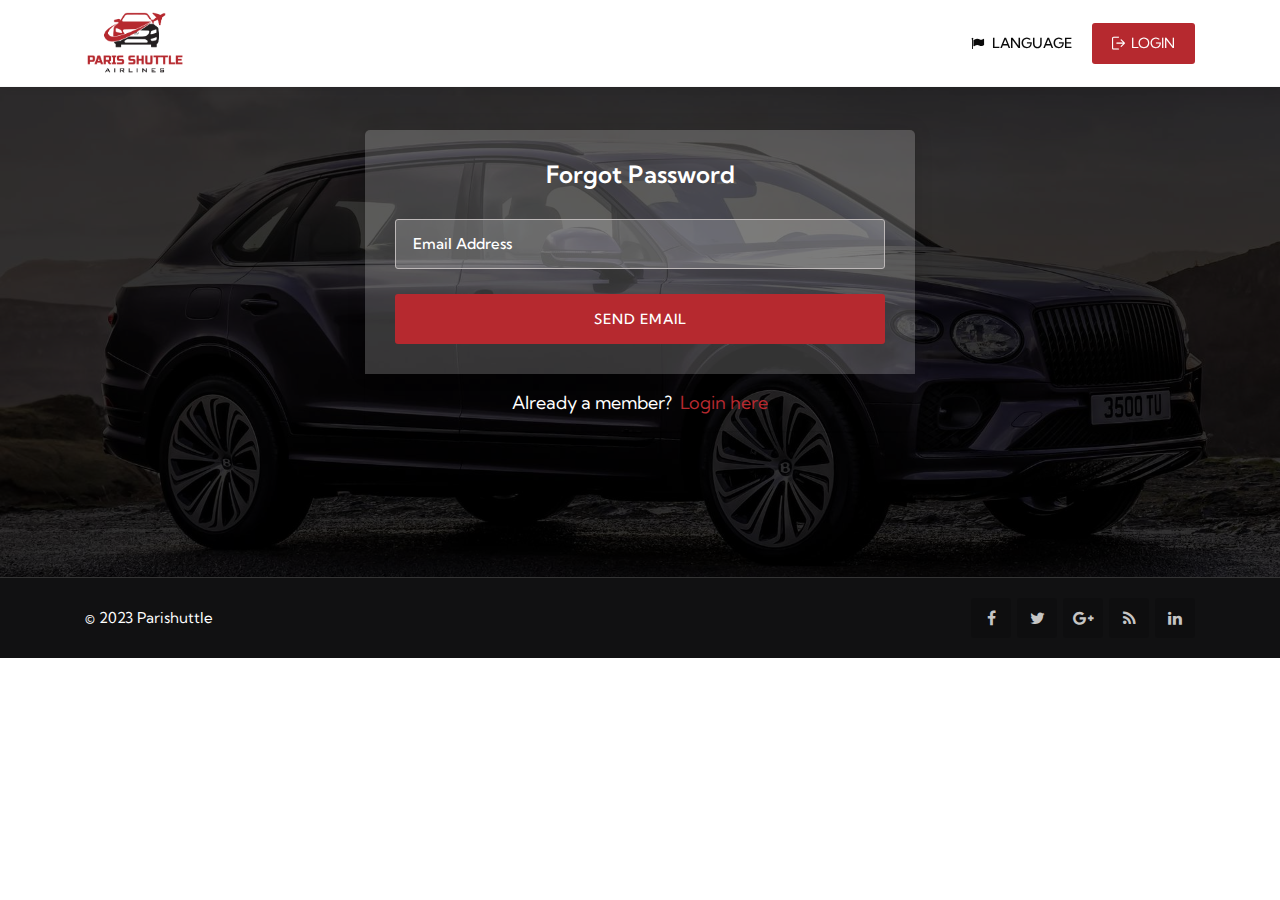
<file: forgot-password.html>
<!DOCTYPE html>
<html lang="zxx">

<head>
    <title>Paris Shuttle</title>
    <meta name="viewport" content="width=device-width, initial-scale=1.0">
    <meta charset="utf-8">

    <!-- External CSS libraries -->
    <link rel="stylesheet" type="text/css" href="css/bootstrap.min.css">
    <link rel="stylesheet" type="text/css" href="css/animate.min.css">
    <link rel="stylesheet" type="text/css" href="css/bootstrap-submenu.css">

    <link rel="stylesheet" type="text/css" href="css/bootstrap-select.min.css">
    <link rel="stylesheet" type="text/css" href="css/magnific-popup.css">
    <link rel="stylesheet" type="text/css" href="css/daterangepicker.css">
    <link rel="stylesheet" href="css/leaflet.css" type="text/css">
    <link rel="stylesheet" href="css/map.css" type="text/css">
    <link rel="stylesheet" type="text/css" href="fonts/font-awesome/css/font-awesome.min.css">
    <link rel="stylesheet" type="text/css" href="fonts/flaticon/font/flaticon.css">
    <link rel="stylesheet" type="text/css" href="fonts/linearicons/style.css">
    <link rel="stylesheet" type="text/css"  href="css/jquery.mCustomScrollbar.css">
    <link rel="stylesheet" type="text/css"  href="css/dropzone.css">
    <link rel="stylesheet" type="text/css"  href="css/slick.css">

    <!-- Custom stylesheet -->
    <link rel="stylesheet" type="text/css" href="css/style.css">
    <link rel="stylesheet" type="text/css" id="style_sheet" href="css/skins/default.css">

    <!-- Favicon icon -->
    <link rel="shortcut icon" href="img/logo.png" type="image/png" >

    <!-- Google fonts -->
    <link rel="stylesheet" type="text/css" href="https://fonts.googleapis.com/css?family=Raleway:300,400,500,600,300,700">
    <link rel="stylesheet" type="text/css" href="https://fonts.googleapis.com/css?family=Open+Sans:400,300,600,700,800%7CPlayfair+Display:400,700%7CRoboto:100,300,400,400i,500,700">

    <!-- IE10 viewport hack for Surface/desktop Windows 8 bug -->
    <link rel="stylesheet" type="text/css" href="css/ie10-viewport-bug-workaround.css">

    <!-- Just for debugging purposes. Don't actually copy these 2 lines! -->
    <!--[if lt IE 9]><script  src="js/ie8-responsive-file-warning.js"></script><![endif]-->
    <script  src="js/ie-emulation-modes-warning.js"></script>

    <!-- HTML5 shim and Respond.js for IE8 support of HTML5 elements and media queries -->
    <!--[if lt IE 9]>
    <script  src="js/html5shiv.min.js"></script>
    <script  src="js/respond.min.js"></script>
    <![endif]-->
</head>
<body>
<div class="page_loader"></div>

<!-- Main header start -->
<header class="main-header sticky-header">
    <div class="container">
        <nav class="navbar navbar-expand-lg navbar-light">
            <a class="navbar-brand logo" href="index.html">
                <img src="img/logos/logo.png" alt="logo">
            </a>
            <button class="navbar-toggler" type="button" data-toggle="collapse" data-target="#navbarSupportedContent" aria-controls="navbarSupportedContent" aria-expanded="false" aria-label="Toggle navigation">
                <span class="fa fa-bars"></span>
            </button>
            <div class="collapse navbar-collapse" id="navbarSupportedContent">
                <ul class="navbar-nav ml-auto">
                                   <li class="nav-item dropdown">
                        <a class="nav-link dropdown-toggle" href="#" id="navbarDropdownMenuLink" data-toggle="dropdown" aria-haspopup="true" aria-expanded="false">
                            <i class="fa fa-flag mr-2"></i>Language
                        </a>
                        <ul class="dropdown-menu" aria-labelledby="navbarDropdownMenuLink">
                            <li><a class="dropdown-item" href="index.html">English</a></li>
                        </ul>
                    </li>
                    <li class="nav-item">
                        <a href="signin.html" class="nav-link link-color" style="color: #fff"><i class="flaticon-logout"></i> Login</a>
                    </li>
                </ul>
            </div>
        </nav>
    </div>
</header>
<!-- Main header end -->

<!-- Contact section start -->
<div class="contact-section">
    <div class="container">
        <div class="row align-items-center">
            <div class="col-lg-12">
                <!-- Form content box start -->
                <div class="form-content-box">
                    <!-- details -->
                    <div class="details">
                        <!-- Name -->
                        <h3>Forgot Password</h3>
                        <!-- Form start -->
                        <form action="" method="GET">
                            <div class="form-group">
                                <input type="email" name="email" class="input-text" placeholder="Email Address">
                            </div>
                            <div class="form-group mb-0">
                                <button type="submit" class="btn-md button-theme btn-block">Send Email</button>
                            </div>
                        </form>
                    </div>
                    <!-- Footer -->
                    <div class="footer">
                        <span>Already a member? <a href="signin.html" class="ml-1">Login here</a></span>
                    </div>
                    </div>
                    <br><br><br><br>
                    <!-- Footer -->
                </div>
                <!-- Form content box end -->
            </div>
        </div>
    </div>

</div>
<!-- Contact section end -->


<div class="clearfix"></div>


<!-- Footer start -->
<footer class="footer pt-0">
   
    <div class="sub-footer mt-0">
        <div class="container">
            <div class="row">
                <div class="col-lg-8 col-md-12">
                    <p class="copy">© 2023 <a href="#">Parishuttle</a></p>
                </div>
                <div class="col-lg-4 col-md-12">
                    <ul class="social-list clearfix">
                        <li><a href="#" class="facebook-bg"><i class="fa fa-facebook"></i></a></li>
                        <li><a href="#" class="twitter-bg"><i class="fa fa-twitter"></i></a></li>
                        <li><a href="#" class="google-bg"><i class="fa fa-google-plus"></i></a></li>
                        <li><a href="#" class="rss-bg"><i class="fa fa-rss"></i></a></li>
                        <li><a href="#" class="linkedin-bg"><i class="fa fa-linkedin"></i></a></li>
                    </ul>
                </div>
            </div>
        </div>
    </div>
</footer>
<!-- Footer end -->

<!-- Full Page Search -->
<div id="full-page-search">
    <button type="button" class="close">×</button>
    <form action="">
        <input type="search" value="" placeholder="type keyword(s) here" />
        <button type="submit" class="btn btn-sm button-theme">Search</button>
    </form>
</div>

<script src="js/jquery-2.2.0.min.js"></script>
<script src="js/popper.min.js"></script>
<script src="js/bootstrap.min.js"></script>
<script  src="js/bootstrap-submenu.js"></script>
<script  src="js/rangeslider.js"></script>
<script  src="js/jquery.mb.YTPlayer.js"></script>
<script  src="js/bootstrap-select.min.js"></script>
<script  src="js/jquery.easing.1.3.js"></script>
<script  src="js/jquery.scrollUp.js"></script>
<script  src="js/jquery.mCustomScrollbar.concat.min.js"></script>
<script  src="js/leaflet.js"></script>
<script  src="js/leaflet-providers.js"></script>
<script  src="js/leaflet.markercluster.js"></script>
<script  src="js/moment.min.js"></script>
<script  src="js/daterangepicker.min.js"></script>
<script  src="js/dropzone.js"></script>
<script  src="js/slick.min.js"></script>
<script  src="js/jquery.filterizr.js"></script>
<script  src="js/jquery.magnific-popup.min.js"></script>
<script  src="js/jquery.countdown.js"></script>
<script  src="js/maps.js"></script>
<script  src="js/app.js"></script>

<!-- IE10 viewport hack for Surface/desktop Windows 8 bug -->
<script  src="js/ie10-viewport-bug-workaround.js"></script>
<!-- Custom javascript -->
<script  src="js/ie10-viewport-bug-workaround.js"></script>
</body>

</html>
</file>
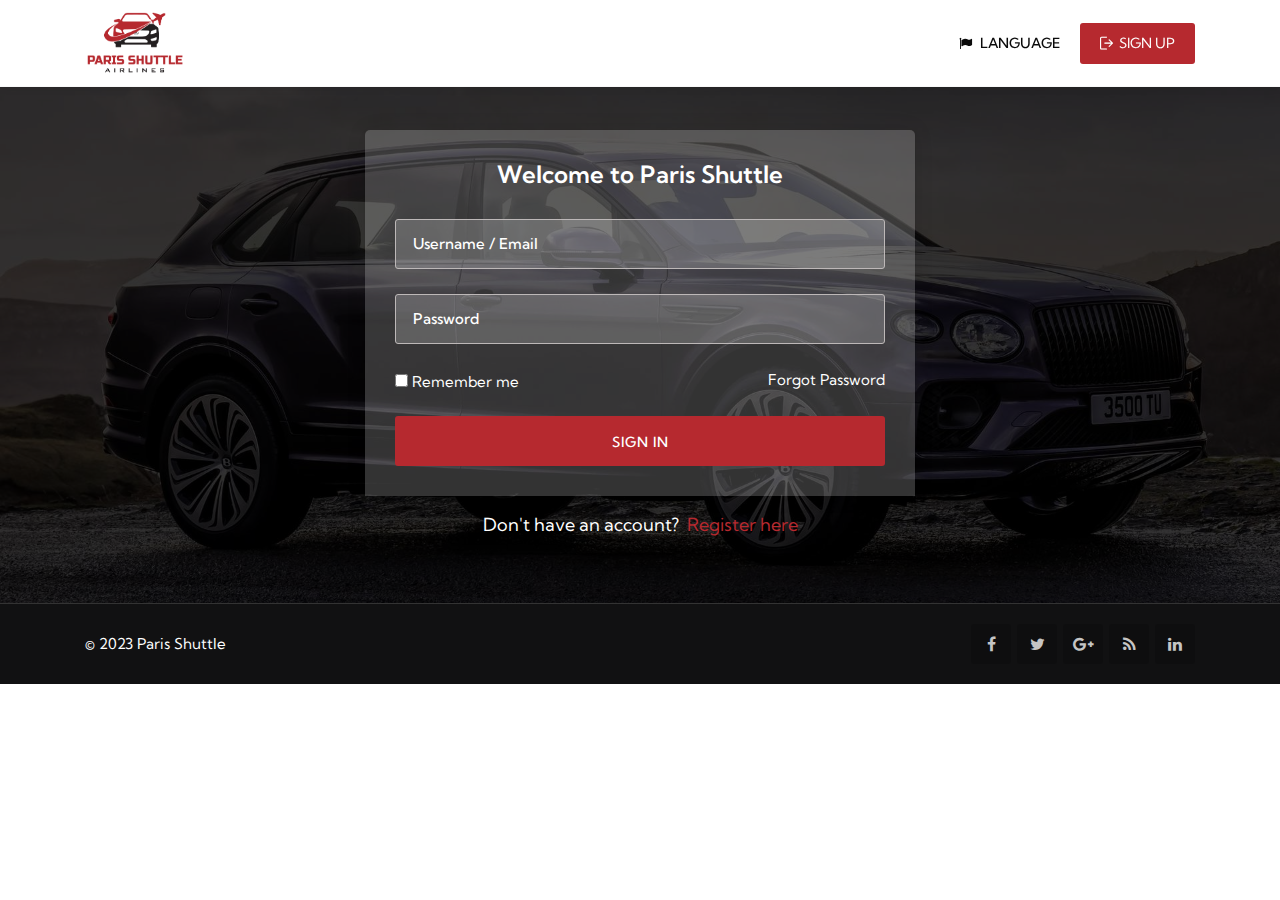
<file: signin.html>
<!DOCTYPE html>
<html lang="zxx">

<head>
    <title>Paris Shuttle</title>
    <meta name="viewport" content="width=device-width, initial-scale=1.0">
    <meta charset="utf-8">

    <!-- External CSS libraries -->
    <link rel="stylesheet" type="text/css" href="css/bootstrap.min.css">
    <link rel="stylesheet" type="text/css" href="css/animate.min.css">
    <link rel="stylesheet" type="text/css" href="css/bootstrap-submenu.css">

    <link rel="stylesheet" type="text/css" href="css/bootstrap-select.min.css">
    <link rel="stylesheet" type="text/css" href="css/magnific-popup.css">
    <link rel="stylesheet" type="text/css" href="css/daterangepicker.css">
    <link rel="stylesheet" href="css/leaflet.css" type="text/css">
    <link rel="stylesheet" href="css/map.css" type="text/css">
    <link rel="stylesheet" type="text/css" href="fonts/font-awesome/css/font-awesome.min.css">
    <link rel="stylesheet" type="text/css" href="fonts/flaticon/font/flaticon.css">
    <link rel="stylesheet" type="text/css" href="fonts/linearicons/style.css">
    <link rel="stylesheet" type="text/css"  href="css/jquery.mCustomScrollbar.css">
    <link rel="stylesheet" type="text/css"  href="css/dropzone.css">
    <link rel="stylesheet" type="text/css"  href="css/slick.css">

    <!-- Custom stylesheet -->
    <link rel="stylesheet" type="text/css" href="css/style.css">
    <link rel="stylesheet" type="text/css" id="style_sheet" href="css/skins/default.css">

    <!-- Favicon icon -->
    <link rel="shortcut icon" href="img/logo.png" type="image/png" >

    <!-- Google fonts -->
    <link rel="stylesheet" type="text/css" href="https://fonts.googleapis.com/css?family=Raleway:300,400,500,600,300,700">
    <link rel="stylesheet" type="text/css" href="https://fonts.googleapis.com/css?family=Open+Sans:400,300,600,700,800%7CPlayfair+Display:400,700%7CRoboto:100,300,400,400i,500,700">

    <!-- IE10 viewport hack for Surface/desktop Windows 8 bug -->
    <link rel="stylesheet" type="text/css" href="css/ie10-viewport-bug-workaround.css">

    <!-- Just for debugging purposes. Don't actually copy these 2 lines! -->
    <!--[if lt IE 9]><script  src="js/ie8-responsive-file-warning.js"></script><![endif]-->
    <script  src="js/ie-emulation-modes-warning.js"></script>

    <!-- HTML5 shim and Respond.js for IE8 support of HTML5 elements and media queries -->
    <!--[if lt IE 9]>
    <script  src="js/html5shiv.min.js"></script>
    <script  src="js/respond.min.js"></script>
    <![endif]-->
</head>
<body>
<div class="page_loader"></div>

<!-- Main header start -->
<header class="main-header sticky-header">
    <div class="container">
        <nav class="navbar navbar-expand-lg navbar-light">
            <a class="navbar-brand logo" href="index.html">
                <img src="img/logos/logo.png" alt="logo">
            </a>
            <button class="navbar-toggler" type="button" data-toggle="collapse" data-target="#navbarSupportedContent" aria-controls="navbarSupportedContent" aria-expanded="false" aria-label="Toggle navigation">
                <span class="fa fa-bars"></span>
            </button>
            <div class="collapse navbar-collapse" id="navbarSupportedContent">
                <ul class="navbar-nav ml-auto">
                  
                                   <li class="nav-item dropdown">
                        <a class="nav-link dropdown-toggle" href="#" id="navbarDropdownMenuLink" data-toggle="dropdown" aria-haspopup="true" aria-expanded="false">
                            <i class="fa fa-flag mr-2"></i>Language
                        </a>
                        <ul class="dropdown-menu" aria-labelledby="navbarDropdownMenuLink">
                            <li><a class="dropdown-item" href="#">English</a></li>
                        </ul>
                    </li>
                    <li class="nav-item">
                        <a href="signup.html" class="nav-link link-color" style="color: #fff"><i class="flaticon-logout"></i> Sign Up</a>
                    </li>
                </ul>
            </div>
        </nav>
    </div>
</header>
<!-- Main header end -->

<!-- Contact section start -->
<div class="contact-section">
    <div class="container">
        <div class="row">
            <div class="col-lg-12">
                <!-- Form content box start -->
                <div class="form-content-box">
                    <!-- details -->
                    <div class="details">
                        <!-- Name -->
                        <h3>Welcome to Paris Shuttle</h3>
                        <!-- Form start -->
                        <form action="" method="GET">
                            <div class="form-group">
                                <input type="email" name="email" class="input-text" placeholder="Username / Email">
                            </div>
                            <div class="form-group">
                                <input type="password" name="Password" class="input-text" placeholder="Password">
                            </div>
                            <div class="checkbox">
                                <div class="ez-checkbox pull-left">
                                    <label>
                                        <input type="checkbox" class="ez-hide">
                                        Remember me
                                    </label>
                                </div>
                                <a href="forgot-password.html" class="link-not-important pull-right">Forgot Password</a>
                                <div class="clearfix"></div>
                            </div>
                            <div class="form-group mb-0">
                                <button type="submit" class="btn-md button-theme btn-block">Sign In</button>
                            </div>
                        </form>
                    </div>
                    <!-- Footer -->
                    <div class="footer">
                        <span>Don't have an account? <a href="signup.html"  class="ml-1">Register here</a></span>
                    </div>
                </div>
                <!-- Form content box end -->
            </div>
        </div>
    </div>
</div>
<!-- Contact section end -->


<div class="clearfix"></div>


<!-- Footer start -->
<footer class="footer pt-0">
   
    <div class="sub-footer mt-0">
        <div class="container">
            <div class="row">
                <div class="col-lg-8 col-md-12">
                    <p class="copy">© 2023 <a href="#">Paris Shuttle</a></p>
                </div>
                <div class="col-lg-4 col-md-12">
                    <ul class="social-list clearfix">
                        <li><a href="#" class="facebook-bg"><i class="fa fa-facebook"></i></a></li>
                        <li><a href="#" class="twitter-bg"><i class="fa fa-twitter"></i></a></li>
                        <li><a href="#" class="google-bg"><i class="fa fa-google-plus"></i></a></li>
                        <li><a href="#" class="rss-bg"><i class="fa fa-rss"></i></a></li>
                        <li><a href="#" class="linkedin-bg"><i class="fa fa-linkedin"></i></a></li>
                    </ul>
                </div>
            </div>
        </div>
    </div>
</footer>
<!-- Footer end -->

<!-- Full Page Search -->
<div id="full-page-search">
    <button type="button" class="close">×</button>
    <form action="">
        <input type="search" value="" placeholder="type keyword(s) here" />
        <button type="submit" class="btn btn-sm button-theme">Search</button>
    </form>
</div>

<script src="js/jquery-2.2.0.min.js"></script>
<script src="js/popper.min.js"></script>
<script src="js/bootstrap.min.js"></script>
<script  src="js/bootstrap-submenu.js"></script>
<script  src="js/rangeslider.js"></script>
<script  src="js/jquery.mb.YTPlayer.js"></script>
<script  src="js/bootstrap-select.min.js"></script>
<script  src="js/jquery.easing.1.3.js"></script>
<script  src="js/jquery.scrollUp.js"></script>
<script  src="js/jquery.mCustomScrollbar.concat.min.js"></script>
<script  src="js/leaflet.js"></script>
<script  src="js/leaflet-providers.js"></script>
<script  src="js/leaflet.markercluster.js"></script>
<script  src="js/moment.min.js"></script>
<script  src="js/daterangepicker.min.js"></script>
<script  src="js/dropzone.js"></script>
<script  src="js/slick.min.js"></script>
<script  src="js/jquery.filterizr.js"></script>
<script  src="js/jquery.magnific-popup.min.js"></script>
<script  src="js/jquery.countdown.js"></script>
<script  src="js/maps.js"></script>
<script  src="js/app.js"></script>

<!-- IE10 viewport hack for Surface/desktop Windows 8 bug -->
<script  src="js/ie10-viewport-bug-workaround.js"></script>
<!-- Custom javascript -->
<script  src="js/ie10-viewport-bug-workaround.js"></script>
</body>

</html>
</file>
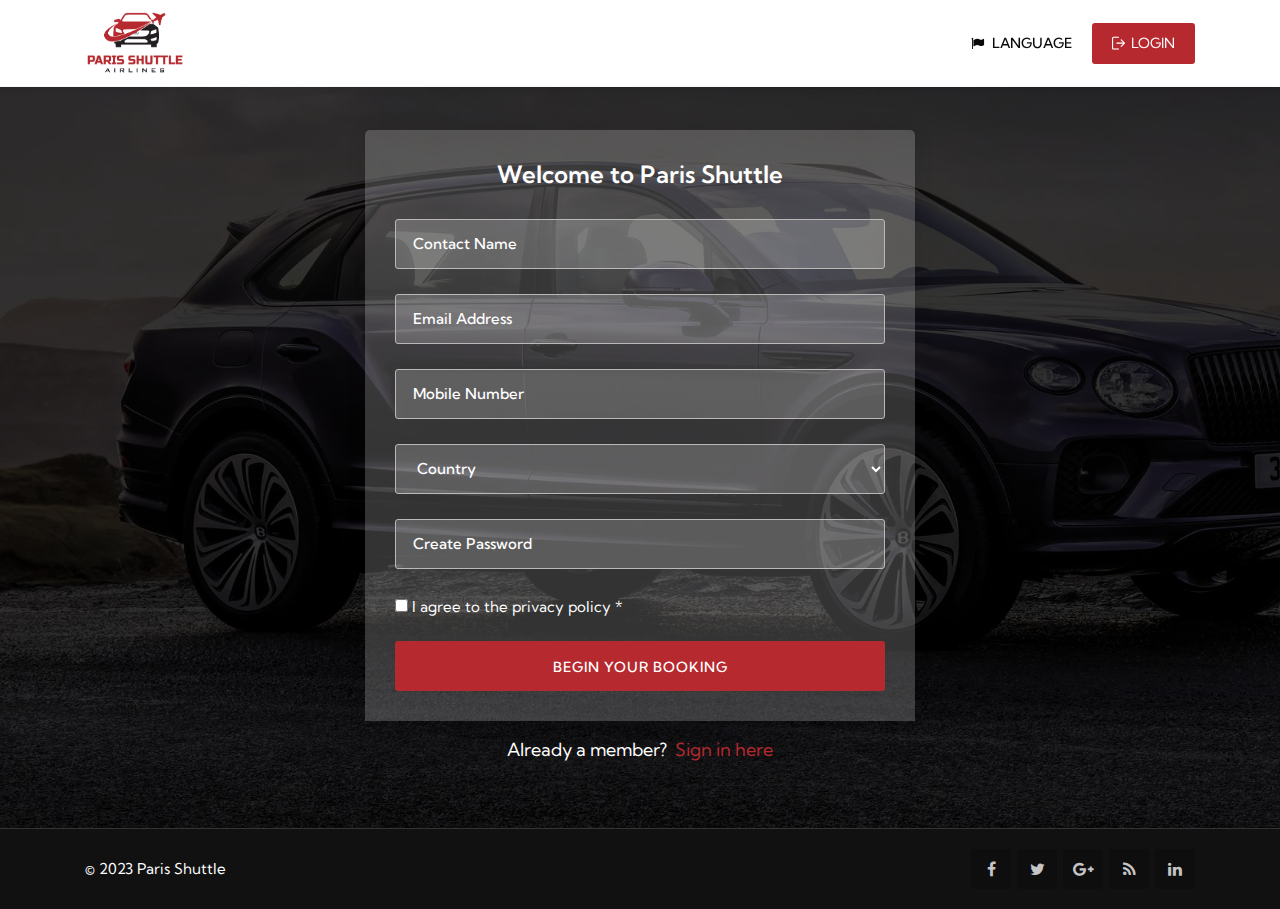
<file: signup.html>
<!DOCTYPE html>
<html lang="zxx">

<head>
    <title>Paris Shuttle</title>
    <meta name="viewport" content="width=device-width, initial-scale=1.0">
    <meta charset="utf-8">

    <!-- External CSS libraries -->
    <link rel="stylesheet" type="text/css" href="css/bootstrap.min.css">
    <link rel="stylesheet" type="text/css" href="css/animate.min.css">
    <link rel="stylesheet" type="text/css" href="css/bootstrap-submenu.css">

    <link rel="stylesheet" type="text/css" href="css/bootstrap-select.min.css">
    <link rel="stylesheet" type="text/css" href="css/magnific-popup.css">
    <link rel="stylesheet" type="text/css" href="css/daterangepicker.css">
    <link rel="stylesheet" href="css/leaflet.css" type="text/css">
    <link rel="stylesheet" href="css/map.css" type="text/css">
    <link rel="stylesheet" type="text/css" href="fonts/font-awesome/css/font-awesome.min.css">
    <link rel="stylesheet" type="text/css" href="fonts/flaticon/font/flaticon.css">
    <link rel="stylesheet" type="text/css" href="fonts/linearicons/style.css">
    <link rel="stylesheet" type="text/css"  href="css/jquery.mCustomScrollbar.css">
    <link rel="stylesheet" type="text/css"  href="css/dropzone.css">
    <link rel="stylesheet" type="text/css"  href="css/slick.css">

    <!-- Custom stylesheet -->
    <link rel="stylesheet" type="text/css" href="css/style.css">
    <link rel="stylesheet" type="text/css" id="style_sheet" href="css/skins/default.css">

    <!-- Favicon icon -->
    <link rel="shortcut icon" href="img/logo.png" type="image/png" >

    <!-- Google fonts -->
    <link rel="stylesheet" type="text/css" href="https://fonts.googleapis.com/css?family=Raleway:300,400,500,600,300,700">
    <link rel="stylesheet" type="text/css" href="https://fonts.googleapis.com/css?family=Open+Sans:400,300,600,700,800%7CPlayfair+Display:400,700%7CRoboto:100,300,400,400i,500,700">

    <!-- IE10 viewport hack for Surface/desktop Windows 8 bug -->
    <link rel="stylesheet" type="text/css" href="css/ie10-viewport-bug-workaround.css">

    <!-- Just for debugging purposes. Don't actually copy these 2 lines! -->
    <!--[if lt IE 9]><script  src="js/ie8-responsive-file-warning.js"></script><![endif]-->
    <script  src="js/ie-emulation-modes-warning.js"></script>

    <!-- HTML5 shim and Respond.js for IE8 support of HTML5 elements and media queries -->
    <!--[if lt IE 9]>
    <script  src="js/html5shiv.min.js"></script>
    <script  src="js/respond.min.js"></script>
    <![endif]-->
</head>
<body>
<div class="page_loader"></div>

<!-- Main header start -->
<header class="main-header sticky-header">
    <div class="container">
        <nav class="navbar navbar-expand-lg navbar-light">
            <a class="navbar-brand logo" href="index.html">
                <img src="img/logos/logo.png" alt="logo">
            </a>
            <button class="navbar-toggler" type="button" data-toggle="collapse" data-target="#navbarSupportedContent" aria-controls="navbarSupportedContent" aria-expanded="false" aria-label="Toggle navigation">
                <span class="fa fa-bars"></span>
            </button>
            <div class="collapse navbar-collapse" id="navbarSupportedContent">
                <ul class="navbar-nav ml-auto">
                   
                                   <li class="nav-item dropdown">
                        <a class="nav-link dropdown-toggle" href="#" id="navbarDropdownMenuLink" data-toggle="dropdown" aria-haspopup="true" aria-expanded="false">
                            <i class="fa fa-flag mr-2"></i>Language
                        </a>
                        <ul class="dropdown-menu" aria-labelledby="navbarDropdownMenuLink">
                            <li><a class="dropdown-item" href="index.html">English</a></li>
                        </ul>
                    </li>
                    <li class="nav-item">
                        <a href="signin.html" class="nav-link link-color" style="color: #fff"><i class="flaticon-logout"></i> Login</a>
                    </li>
                </ul>
            </div>
        </nav>
    </div>
</header>
<!-- Main header end -->

<!-- Contact section start -->
<div class="contact-section">
    <div class="container">
        <div class="row">
            <div class="col-lg-12">
                <!-- Form content box start -->
                <div class="form-content-box">
                    <!-- details -->
                    <div class="details">
                        <!-- Name -->
                        <h3>Welcome to Paris Shuttle</h3>
                        <!-- Form start -->
                        <form action="" method="GET">
                                                        <div class="form-group">
                                <input type="text" name="email" class="input-text" placeholder="Contact Name">
                            </div>
                            <div class="form-group">
                                <input type="email" name="email" class="input-text" placeholder="Email Address">
                            </div>
                            <div class="form-group">
                                <input type="text" name="email" class="input-text" placeholder="Mobile Number">
                            </div>
                            <div class="form-group select-grp">
                                
<select id="register_country" name="register[country]" required="required" class="input-text" placeholder="Country"><option value="" selected="selected">Country</option><option value="260" data-is-ue="0">Aland Islands</option><option value="2" data-is-ue="0">Albania</option><option value="3" data-is-ue="0">Algeria</option><option value="4" data-is-ue="0">American Samoa</option><option value="5" data-is-ue="0">Andorra, Principality of</option><option value="6" data-is-ue="0">Angola</option><option value="7" data-is-ue="0">Anguilla</option><option value="8" data-is-ue="0">Antarctica</option><option value="9" data-is-ue="0">Antigua and Barbuda</option><option value="10" data-is-ue="0">Argentina</option><option value="11" data-is-ue="0">Armenia</option><option value="12" data-is-ue="0">Aruba</option><option value="13" data-is-ue="0">Australia</option><option value="14" data-is-ue="1">Austria</option><option value="15" data-is-ue="0">Azerbaidjan</option><option value="16" data-is-ue="0">Bahamas</option><option value="17" data-is-ue="0">Bahrain</option><option value="18" data-is-ue="0">Bangladesh</option><option value="19" data-is-ue="0">Barbados</option><option value="20" data-is-ue="0">Belarus</option><option value="21" data-is-ue="1">Belgium</option><option value="22" data-is-ue="0">Belize</option><option value="23" data-is-ue="0">Benin</option><option value="24" data-is-ue="0">Bermuda</option><option value="25" data-is-ue="0">Bhutan</option><option value="26" data-is-ue="0">Bolivia</option><option value="27" data-is-ue="0">Bosnia and Herzegovina</option><option value="28" data-is-ue="0">Botswana</option><option value="29" data-is-ue="0">Bouvet Island</option><option value="30" data-is-ue="0">Brazil</option><option value="31" data-is-ue="0">British Indian Ocean Terr.</option><option value="32" data-is-ue="0">Brunei Darussalam</option><option value="33" data-is-ue="1">Bulgaria</option><option value="34" data-is-ue="0">Burkina Faso</option><option value="35" data-is-ue="0">Burundi</option><option value="36" data-is-ue="0">Cambodia, Kingdom of</option><option value="37" data-is-ue="0">Cameroon</option><option value="38" data-is-ue="0">Canada</option><option value="39" data-is-ue="0">Cape Verde</option><option value="40" data-is-ue="0">Cayman Islands</option><option value="41" data-is-ue="0">Central African Republic</option><option value="42" data-is-ue="0">Chad</option><option value="43" data-is-ue="0">Chile</option><option value="44" data-is-ue="0">China</option><option value="45" data-is-ue="0">Christmas Island</option><option value="97" data-is-ue="0">City of Vatican</option><option value="46" data-is-ue="0">Cocos (Keeling) Islands</option><option value="47" data-is-ue="0">Colombia</option><option value="48" data-is-ue="0">Comoros</option><option value="49" data-is-ue="0">Congo</option><option value="50" data-is-ue="0">Congo, Democratic Republic</option><option value="51" data-is-ue="0">Cook Islands</option><option value="52" data-is-ue="0">Costa Rica</option><option value="53" data-is-ue="1">Croatia</option><option value="303" data-is-ue="0">Curazao</option><option value="55" data-is-ue="1">Cyprus</option><option value="56" data-is-ue="1">Czech Republic</option><option value="57" data-is-ue="1">Denmark</option><option value="58" data-is-ue="0">Djibouti</option><option value="59" data-is-ue="0">Dominica</option><option value="60" data-is-ue="0">Dominican Republic</option><option value="306" data-is-ue="0">East Timor</option><option value="62" data-is-ue="0">Ecuador</option><option value="63" data-is-ue="0">Egypt</option><option value="64" data-is-ue="0">El Salvador</option><option value="65" data-is-ue="0">Equatorial Guinea</option><option value="66" data-is-ue="0">Eritrea</option><option value="67" data-is-ue="1">Estonia</option><option value="68" data-is-ue="0">Ethiopia</option><option value="69" data-is-ue="0">Falkland Islands</option><option value="70" data-is-ue="0">Faroe Islands</option><option value="71" data-is-ue="0">Fiji</option><option value="72" data-is-ue="1">Finland</option><option value="75" data-is-ue="1">France</option><option value="76" data-is-ue="0">France (European Territory)</option><option value="77" data-is-ue="0">French Guyana</option><option value="78" data-is-ue="0">French Southern Territories</option><option value="79" data-is-ue="0">Gabon</option><option value="80" data-is-ue="0">Gambia</option><option value="81" data-is-ue="0">Georgia</option><option value="82" data-is-ue="1">Germany</option><option value="83" data-is-ue="0">Ghana</option><option value="84" data-is-ue="0">Gibraltar</option><option value="86" data-is-ue="1">Greece</option><option value="87" data-is-ue="0">Greenland</option><option value="88" data-is-ue="0">Grenada</option><option value="89" data-is-ue="0">Guadeloupe (French)</option><option value="90" data-is-ue="0">Guam (USA)</option><option value="91" data-is-ue="0">Guatemala</option><option value="304" data-is-ue="0">Guernsey</option><option value="92" data-is-ue="0">Guinea</option><option value="93" data-is-ue="0">Guinea Bissau</option><option value="94" data-is-ue="0">Guyana</option><option value="95" data-is-ue="0">Haiti</option><option value="96" data-is-ue="0">Heard and McDonald Islands</option><option value="98" data-is-ue="0">Honduras</option><option value="99" data-is-ue="0">Hong Kong</option><option value="100" data-is-ue="1">Hungary</option><option value="101" data-is-ue="0">Iceland</option><option value="102" data-is-ue="0">India</option><option value="247" data-is-ue="0">Indonesia</option><option value="105" data-is-ue="1">Ireland</option><option value="255" data-is-ue="0">Isle of Man</option><option value="106" data-is-ue="0">Israel</option><option value="107" data-is-ue="1">Italy</option><option value="108" data-is-ue="0">Ivory Coast (Cote D'Ivoire)</option><option value="109" data-is-ue="0">Jamaica</option><option value="110" data-is-ue="0">Japan</option><option value="257" data-is-ue="0">Jersey</option><option value="111" data-is-ue="0">Jordan</option><option value="112" data-is-ue="0">Kazakhstan</option><option value="113" data-is-ue="0">Kenya</option><option value="114" data-is-ue="0">Kiribati</option><option value="115" data-is-ue="0">Kuwait</option><option value="116" data-is-ue="0">Kyrgyz Republic (Kyrgyzstan)</option><option value="117" data-is-ue="0">Laos</option><option value="118" data-is-ue="1">Latvia</option><option value="119" data-is-ue="0">Lebanon</option><option value="120" data-is-ue="0">Lesotho</option><option value="121" data-is-ue="0">Liberia</option><option value="123" data-is-ue="0">Liechtenstein</option><option value="124" data-is-ue="1">Lithuania</option><option value="125" data-is-ue="1">Luxembourg</option><option value="126" data-is-ue="0">Macau</option><option value="127" data-is-ue="0">Macedonia</option><option value="128" data-is-ue="0">Madagascar</option><option value="129" data-is-ue="0">Malawi</option><option value="130" data-is-ue="0">Malaysia</option><option value="131" data-is-ue="0">Maldives</option><option value="132" data-is-ue="0">Mali</option><option value="133" data-is-ue="1">Malta</option><option value="134" data-is-ue="0">Marshall Islands</option><option value="135" data-is-ue="0">Martinique (French)</option><option value="136" data-is-ue="0">Mauritania</option><option value="137" data-is-ue="0">Mauritius</option><option value="138" data-is-ue="0">Mayotte</option><option value="139" data-is-ue="0">Mexico</option><option value="140" data-is-ue="0">Micronesia</option><option value="141" data-is-ue="0">Moldavia</option><option value="142" data-is-ue="0">Monaco</option><option value="143" data-is-ue="0">Mongolia</option><option value="248" data-is-ue="0">Montenegro</option><option value="144" data-is-ue="0">Montserrat</option><option value="145" data-is-ue="0">Morocco</option><option value="146" data-is-ue="0">Mozambique</option><option value="147" data-is-ue="0">Myanmar</option><option value="148" data-is-ue="0">Namibia</option><option value="149" data-is-ue="0">Nauru</option><option value="150" data-is-ue="0">Nepal</option><option value="151" data-is-ue="1">Netherlands</option><option value="152" data-is-ue="0">Netherlands Antilles</option><option value="154" data-is-ue="0">New Caledonia (French)</option><option value="155" data-is-ue="0">New Zealand</option><option value="156" data-is-ue="0">Nicaragua</option><option value="157" data-is-ue="0">Niger</option><option value="158" data-is-ue="0">Nigeria</option><option value="159" data-is-ue="0">Niue</option><option value="160" data-is-ue="0">Norfolk Island</option><option value="162" data-is-ue="0">Northern Mariana Islands</option><option value="163" data-is-ue="0">Norway</option><option value="164" data-is-ue="0">Oman</option><option value="165" data-is-ue="0">Pakistan</option><option value="166" data-is-ue="0">Palau</option><option value="254" data-is-ue="0">Palestinian Territory</option><option value="167" data-is-ue="0">Panama</option><option value="168" data-is-ue="0">Papua New Guinea</option><option value="169" data-is-ue="0">Paraguay</option><option value="170" data-is-ue="0">Peru</option><option value="171" data-is-ue="0">Philippines</option><option value="172" data-is-ue="0">Pitcairn Island</option><option value="173" data-is-ue="1">Poland</option><option value="174" data-is-ue="0">Polynesia (French)</option><option value="175" data-is-ue="1">Portugal</option><option value="176" data-is-ue="0">Puerto Rico</option><option value="177" data-is-ue="0">Qatar</option><option value="178" data-is-ue="0">Reunion (French)</option><option value="179" data-is-ue="1">Romania</option><option value="181" data-is-ue="0">Rwanda</option><option value="182" data-is-ue="0">S. Georgia &amp; S. Sandwich Is.</option><option value="263" data-is-ue="0">Saint Barthélemy</option><option value="183" data-is-ue="0">Saint Helena</option><option value="184" data-is-ue="0">Saint Kitts &amp; Nevis Anguilla</option><option value="185" data-is-ue="0">Saint Lucia</option><option value="186" data-is-ue="0">Saint Pierre and Miquelon</option><option value="187" data-is-ue="0">Saint Tome (Sao Tome)</option><option value="188" data-is-ue="0">Saint Vincent &amp; Grenadines</option><option value="189" data-is-ue="0">Samoa</option><option value="190" data-is-ue="0">San Marino</option><option value="191" data-is-ue="0">Saudi Arabia</option><option value="192" data-is-ue="0">Senegal</option><option value="251" data-is-ue="0">Serbia (Republic of Serbia)</option><option value="193" data-is-ue="0">Seychelles</option><option value="194" data-is-ue="0">Sierra Leone</option><option value="195" data-is-ue="0">Singapore</option><option value="196" data-is-ue="1">Slovakia</option><option value="197" data-is-ue="1">Slovenia</option><option value="198" data-is-ue="0">Solomon Islands</option><option value="200" data-is-ue="0">South Africa</option><option value="201" data-is-ue="0">South Korea</option><option value="202" data-is-ue="1">Spain</option><option value="203" data-is-ue="0">Sri Lanka</option><option value="205" data-is-ue="0">Suriname</option><option value="206" data-is-ue="0">Svalbard and Jan Mayen Is.</option><option value="207" data-is-ue="0">Swaziland</option><option value="208" data-is-ue="1">Sweden</option><option value="209" data-is-ue="0">Switzerland</option><option value="211" data-is-ue="0">Tadjikistan</option><option value="212" data-is-ue="0">Taiwan</option><option value="213" data-is-ue="0">Tanzania</option><option value="214" data-is-ue="0">Thailand</option><option value="215" data-is-ue="0">Togo</option><option value="216" data-is-ue="0">Tokelau</option><option value="217" data-is-ue="0">Tonga</option><option value="218" data-is-ue="0">Trinidad and Tobago</option><option value="219" data-is-ue="0">Tunisia</option><option value="220" data-is-ue="0">Turkey</option><option value="221" data-is-ue="0">Turkmenistan</option><option value="222" data-is-ue="0">Turks and Caicos Islands</option><option value="223" data-is-ue="0">Tuvalu</option><option value="224" data-is-ue="0">Uganda</option><option value="226" data-is-ue="0">United Arab Emirates</option><option value="85" data-is-ue="0">United Kingdom</option><option value="228" data-is-ue="0">United States</option><option value="229" data-is-ue="0">Uruguay</option><option value="230" data-is-ue="0">USA Minor Outlying Islands</option><option value="231" data-is-ue="0">Uzbekistan</option><option value="232" data-is-ue="0">Vanuatu</option><option value="234" data-is-ue="0">Vietnam</option><option value="235" data-is-ue="0">Virgin Islands (British)</option><option value="236" data-is-ue="0">Virgin Islands (USA)</option><option value="237" data-is-ue="0">Wallis and Futuna Islands</option><option value="238" data-is-ue="0">Western Sahara</option><option value="239" data-is-ue="0">Yemen</option><option value="241" data-is-ue="0">Zaire</option><option value="242" data-is-ue="0">Zambia</option><option value="243" data-is-ue="0">Zimbabwe</option></select>
                            </div>
                            <div class="form-group">
                                <input type="password" name="Confirm Password" class="input-text" placeholder="Create Password">
                            </div>
                            <div class="checkbox">
                                <div class="ez-checkbox pull-left">
                                    <label>
                                        <input type="checkbox" class="ez-hide">
                                        I agree to the privacy policy *
                                    </label>
                                </div>
                                <div class="clearfix"></div>
                            </div>
                            <div class="form-group mb-0">
                                <button type="submit" class="btn-md button-theme btn-block">Begin Your Booking</button>
                            </div>
                        </form>
                    </div>
                    <!-- Footer -->
                    <div class="footer">
                        <span>Already a member? <a href="signin.html" class="ml-1">Sign in here</a></span>
                    </div>
                </div>
                <!-- Form content box end -->
            </div>
        </div>
    </div>
</div>
<!-- Contact section end -->


<div class="clearfix"></div>



<!-- Footer start -->
<footer class="footer pt-0">
   
    <div class="sub-footer mt-0">
        <div class="container">
            <div class="row">
                <div class="col-lg-8 col-md-12">
                    <p class="copy">© 2023 <a href="#">Paris Shuttle</a></p>
                </div>
                <div class="col-lg-4 col-md-12">
                    <ul class="social-list clearfix">
                        <li><a href="#" class="facebook-bg"><i class="fa fa-facebook"></i></a></li>
                        <li><a href="#" class="twitter-bg"><i class="fa fa-twitter"></i></a></li>
                        <li><a href="#" class="google-bg"><i class="fa fa-google-plus"></i></a></li>
                        <li><a href="#" class="rss-bg"><i class="fa fa-rss"></i></a></li>
                        <li><a href="#" class="linkedin-bg"><i class="fa fa-linkedin"></i></a></li>
                    </ul>
                </div>
            </div>
        </div>
    </div>
</footer>
<!-- Footer end -->
<!-- Full Page Search -->
<div id="full-page-search">
    <button type="button" class="close">×</button>
    <form action="">
        <input type="search" value="" placeholder="type keyword(s) here" />
        <button type="submit" class="btn btn-sm button-theme">Search</button>
    </form>
</div>

<script src="js/jquery-2.2.0.min.js"></script>
<script src="js/popper.min.js"></script>
<script src="js/bootstrap.min.js"></script>
<script  src="js/bootstrap-submenu.js"></script>
<script  src="js/rangeslider.js"></script>
<script  src="js/jquery.mb.YTPlayer.js"></script>
<script  src="js/bootstrap-select.min.js"></script>
<script  src="js/jquery.easing.1.3.js"></script>
<script  src="js/jquery.scrollUp.js"></script>
<script  src="js/jquery.mCustomScrollbar.concat.min.js"></script>
<script  src="js/leaflet.js"></script>
<script  src="js/leaflet-providers.js"></script>
<script  src="js/leaflet.markercluster.js"></script>
<script  src="js/moment.min.js"></script>
<script  src="js/daterangepicker.min.js"></script>
<script  src="js/dropzone.js"></script>
<script  src="js/slick.min.js"></script>
<script  src="js/jquery.filterizr.js"></script>
<script  src="js/jquery.magnific-popup.min.js"></script>
<script  src="js/jquery.countdown.js"></script>
<script  src="js/maps.js"></script>
<script  src="js/app.js"></script>

<!-- IE10 viewport hack for Surface/desktop Windows 8 bug -->
<script  src="js/ie10-viewport-bug-workaround.js"></script>
<!-- Custom javascript -->
<script  src="js/ie10-viewport-bug-workaround.js"></script>
</body>

</html>
</file>
<file: css/daterangepicker.css>
.daterangepicker {
    position: absolute;
    color: inherit;
    background-color: #fff;
    border-radius: 4px;
    border: 1px solid #efefef;
    width: 278px;
    max-width: none;
    padding: 0;
    margin-top: 7px;
    top: 100px;
    left: 20px;
    z-index: 3001;
    display: none;
    font-family: arial;
    font-size: 15px;
    line-height: 1em;
}

.daterangepicker:before, .daterangepicker:after {
    position: absolute;
    display: inline-block;
    border-bottom-color: rgba(0, 0, 0, 0.2);
    content: '';
}

.daterangepicker:before {
    top: -7px;
    border-right: 7px solid transparent;
    border-left: 7px solid transparent;
    border-bottom: 7px solid #ccc;
}

.daterangepicker:after {
    top: -6px;
    border-right: 6px solid transparent;
    border-bottom: 6px solid #fff;
    border-left: 6px solid transparent;
}

.daterangepicker.opensleft:before {
    right: 9px;
}

.daterangepicker.opensleft:after {
    right: 10px;
}

.daterangepicker.openscenter:before {
    left: 0;
    right: 0;
    width: 0;
    margin-left: auto;
    margin-right: auto;
}

.daterangepicker.openscenter:after {
    left: 0;
    right: 0;
    width: 0;
    margin-left: auto;
    margin-right: auto;
}

.daterangepicker.opensright:before {
    left: 9px;
}

.daterangepicker.opensright:after {
    left: 10px;
}

.daterangepicker.drop-up {
    margin-top: -7px;
}

.daterangepicker.drop-up:before {
    top: initial;
    bottom: -7px;
    border-bottom: initial;
    border-top: 7px solid #ccc;
}

.daterangepicker.drop-up:after {
    top: initial;
    bottom: -6px;
    border-bottom: initial;
    border-top: 6px solid #fff;
}

.daterangepicker.single .daterangepicker .ranges, .daterangepicker.single .drp-calendar {
    float: none;
}

.daterangepicker.single .drp-selected {
    display: none;
}

.daterangepicker.show-calendar .drp-calendar {
    display: block;
}

.daterangepicker.show-calendar .drp-buttons {
    display: block;
}

.daterangepicker.auto-apply .drp-buttons {
    display: none;
}

.daterangepicker .drp-calendar {
    display: none;
    max-width: 270px;
}

.daterangepicker .drp-calendar.left {
    padding: 8px 0 8px 8px;
}

.daterangepicker .drp-calendar.right {
    padding: 8px;
}

.daterangepicker .drp-calendar.single .calendar-table {
    border: none;
}

.daterangepicker .calendar-table .next span, .daterangepicker .calendar-table .prev span {
    color: #fff;
    border: solid black;
    border-width: 0 2px 2px 0;
    border-radius: 0;
    display: inline-block;
    padding: 3px;
}

.daterangepicker .calendar-table .next span {
    transform: rotate(-45deg);
    -webkit-transform: rotate(-45deg);
}

.daterangepicker .calendar-table .prev span {
    transform: rotate(135deg);
    -webkit-transform: rotate(135deg);
}

.daterangepicker .calendar-table th, .daterangepicker .calendar-table td {
    white-space: nowrap;
    text-align: center;
    vertical-align: middle;
    min-width: 34px;
    width: 34px;
    height: 33px;
    line-height: 26px;
    font-size: 12px;
    border-radius: 4px;
    border: 1px solid transparent;
    white-space: nowrap;
    cursor: pointer;
}

.daterangepicker .calendar-table {
    border: 1px solid #fff;
    border-radius: 4px;
    background-color: #fff;
}

.daterangepicker .calendar-table table {
    width: 100%;
    margin: 0;
    border-spacing: 0;
    border-collapse: collapse;
}

.daterangepicker td.available:hover, .daterangepicker th.available:hover {
    background-color: #eee;
    border-color: transparent;
    color: inherit;
}

.daterangepicker td .prev:hover, .daterangepicker th .prev:hover{
    background: transparent !important;
}

.daterangepicker td.week, .daterangepicker th.week {
    font-size: 80%;
    color: #ccc;
}

.daterangepicker td.off, .daterangepicker td.off.in-range, .daterangepicker td.off.start-date, .daterangepicker td.off.end-date {
    background-color: #fff;
    border-color: transparent;
    color: #999;
}

.daterangepicker td.in-range {
    background-color: #ebf4f8;
    border-color: transparent;
    color: #000;
    border-radius: 0;
}

.daterangepicker td.start-date {
    border-radius: 4px 0 0 4px;
}

.daterangepicker td.end-date {
    border-radius: 0;
}

.daterangepicker td.start-date.end-date {
    border-radius: 0;
}

.daterangepicker td.active, .daterangepicker td.active:hover {
    border-color: transparent;
    color: #fff;
    border-radius: 0;
}

.daterangepicker td.available:hover, .daterangepicker th.available:hover{
    border-radius: 0;
}

.daterangepicker th.month {
    width: auto;
}

.daterangepicker td.disabled, .daterangepicker option.disabled {
    color: #999;
    cursor: not-allowed;
    text-decoration: line-through;
}

.daterangepicker select.monthselect, .daterangepicker select.yearselect {
    font-size: 12px;
    padding: 1px;
    height: auto;
    margin: 0;
    cursor: default;
}

.daterangepicker select.monthselect {
    margin-right: 2%;
    width: 56%;
}

.daterangepicker select.yearselect {
    width: 40%;
}

.daterangepicker select.hourselect, .daterangepicker select.minuteselect, .daterangepicker select.secondselect, .daterangepicker select.ampmselect {
    width: 50px;
    margin: 0 auto;
    background: #eee;
    border: 1px solid #eee;
    padding: 2px;
    outline: 0;
    font-size: 12px;
}

.daterangepicker .calendar-time {
    text-align: center;
    margin: 4px auto 0 auto;
    line-height: 30px;
    position: relative;
}

.daterangepicker .calendar-time select.disabled {
    color: #ccc;
    cursor: not-allowed;
}

.daterangepicker .drp-buttons {
    clear: both;
    text-align: right;
    padding: 17px 8px 12px;
    border-top: 1px solid #efefef;
    display: none;
    line-height: 12px;
    vertical-align: middle;
}

.daterangepicker .drp-selected {
    display: inline-block;
    font-size: 12px;
    padding-right: 8px;
}

.daterangepicker .drp-buttons .btn {
    margin: 0 0 5px 5px;
    font-size: 11px;
    font-weight: 500;
    padding: 3px 10px;
    text-transform: none;
}

.daterangepicker.show-ranges .drp-calendar.left {
    border-left: 1px solid #ddd;
}

.daterangepicker .ranges {
    float: none;
    text-align: left;
    margin: 0;
}

.daterangepicker.show-calendar .ranges {
    margin-top: 8px;
}

.daterangepicker .ranges ul {
    list-style: none;
    margin: 0 auto;
    padding: 0;
    width: 100%;
}

.daterangepicker .ranges li {
    font-size: 12px;
    padding: 8px 12px;
    cursor: pointer;
}

.daterangepicker .ranges li:hover {
    background-color: #eee;
}

.daterangepicker .ranges li.active {
    background-color: #08c;
    color: #fff;
}

element.style {
    top: 631px;
    right: 768.984px;
    left: auto;
    display: block;
}

/*  Larger Screen Styling */
@media (min-width: 564px) {
    .daterangepicker {
        width: auto; }
    .daterangepicker .ranges ul {
        width: 140px; }
    .daterangepicker.single .ranges ul {
        width: 100%; }
    .daterangepicker.single .drp-calendar.left {
        clear: none; }
    .daterangepicker.single.ltr .ranges, .daterangepicker.single.ltr .drp-calendar {
        float: left; }
    .daterangepicker.single.rtl .ranges, .daterangepicker.single.rtl .drp-calendar {
        float: right; }
    .daterangepicker.ltr {
        direction: ltr;
        text-align: left; }
    .daterangepicker.ltr .drp-calendar.left {
        clear: left;
        margin-right: 0; }
    .daterangepicker.ltr .drp-calendar.left .calendar-table {
        border-right: none;
        border-top-right-radius: 0;
        border-bottom-right-radius: 0; }
    .daterangepicker.ltr .drp-calendar.right {
        margin-left: 0; }
    .daterangepicker.ltr .drp-calendar.right .calendar-table {
        border-left: none;
        border-top-left-radius: 0;
        border-bottom-left-radius: 0; }
    .daterangepicker.ltr .drp-calendar.left .calendar-table {
        padding-right: 8px; }
    .daterangepicker.ltr .ranges, .daterangepicker.ltr .drp-calendar {
        float: left; }
    .daterangepicker.rtl {
        direction: rtl;
        text-align: right; }
    .daterangepicker.rtl .drp-calendar.left {
        clear: right;
        margin-left: 0; }
    .daterangepicker.rtl .drp-calendar.left .calendar-table {
        border-left: none;
        border-top-left-radius: 0;
        border-bottom-left-radius: 0; }
    .daterangepicker.rtl .drp-calendar.right {
        margin-right: 0; }
    .daterangepicker.rtl .drp-calendar.right .calendar-table {
        border-right: none;
        border-top-right-radius: 0;
        border-bottom-right-radius: 0; }
    .daterangepicker.rtl .drp-calendar.left .calendar-table {
        padding-left: 12px; }
    .daterangepicker.rtl .ranges, .daterangepicker.rtl .drp-calendar {
        text-align: right;
        float: right; } }
@media (min-width: 730px) {
    .daterangepicker .ranges {
        width: auto; }
    .daterangepicker.ltr .ranges {
        float: left; }
    .daterangepicker.rtl .ranges {
        float: right; }
    .daterangepicker .drp-calendar.left {
        clear: none !important; } }
</file>
<file: css/leaflet.css>
/* required styles */
.leaflet-map-pane,
.leaflet-tile,
.leaflet-marker-icon,
.leaflet-marker-shadow,
.leaflet-tile-pane,
.leaflet-tile-container,
.leaflet-overlay-pane,
.leaflet-shadow-pane,
.leaflet-marker-pane,
.leaflet-popup-pane,
.leaflet-overlay-pane svg,
.leaflet-zoom-box,
.leaflet-image-layer,
.leaflet-layer {
    position: absolute;
    left: 0;
    top: 0;
}
.leaflet-container {
    overflow: hidden;
    -ms-touch-action: none;
}
.leaflet-tile,
.leaflet-marker-icon,
.leaflet-marker-shadow {
    -webkit-user-select: none;
    -moz-user-select: none;
    user-select: none;
    -webkit-user-drag: none;
}
.leaflet-marker-icon,
.leaflet-marker-shadow {
    display: block;
}
/* map is broken in FF if you have max-width: 100% on tiles */
.leaflet-container img {
    max-width: none !important;
}
/* stupid Android 2 doesn't understand "max-width: none" properly */
.leaflet-container img.leaflet-image-layer {
    max-width: 15000px !important;
}
.leaflet-tile {
    filter: inherit;
    visibility: hidden;
}
.leaflet-tile-loaded {
    visibility: inherit;
}
.leaflet-zoom-box {
    width: 0;
    height: 0;
}
/* workaround for https://bugzilla.mozilla.org/show_bug.cgi?id=888319 */
.leaflet-overlay-pane svg {
    -moz-user-select: none;
}

.leaflet-tile-pane    { z-index: 2; }
.leaflet-objects-pane { z-index: 3; }
.leaflet-overlay-pane { z-index: 4; }
.leaflet-shadow-pane  { z-index: 5; }
.leaflet-marker-pane  { z-index: 6; }
.leaflet-popup-pane   { z-index: 7; }

.leaflet-vml-shape {
    width: 1px;
    height: 1px;
}
.lvml {
    behavior: url(#default#VML);
    display: inline-block;
    position: absolute;
}

/* control positioning */
.leaflet-control {
    position: relative;
    z-index: 7;
    pointer-events: auto;
}
.leaflet-top,
.leaflet-bottom {
    position: absolute;
    z-index: 1000;
    pointer-events: none;
}
.leaflet-top {
    top: 0;
}
.leaflet-right {
    right: 0;
}
.leaflet-bottom {
    bottom: 0;
}
.leaflet-left {
    left: 0;
}
.leaflet-control {
    float: left;
    clear: both;
}
.leaflet-right .leaflet-control {
    float: right;
}
.leaflet-top .leaflet-control {
    margin-top: 10px;
}
.leaflet-bottom .leaflet-control {
    margin-bottom: 10px;
}
.leaflet-left .leaflet-control {
    margin-left: 10px;
}
.leaflet-right .leaflet-control {
    margin-right: 10px;
}

/* zoom and fade animations */
.leaflet-fade-anim .leaflet-tile,
.leaflet-fade-anim .leaflet-popup {
    opacity: 0;
    -webkit-transition: opacity 0.2s linear;
    -moz-transition: opacity 0.2s linear;
    -o-transition: opacity 0.2s linear;
    transition: opacity 0.2s linear;
}
.leaflet-fade-anim .leaflet-tile-loaded,
.leaflet-fade-anim .leaflet-map-pane .leaflet-popup {
    opacity: 1;
}

.leaflet-zoom-anim .leaflet-zoom-animated {
    -webkit-transition: -webkit-transform 0.25s cubic-bezier(0,0,0.25,1);
    -moz-transition:    -moz-transform 0.25s cubic-bezier(0,0,0.25,1);
    -o-transition:      -o-transform 0.25s cubic-bezier(0,0,0.25,1);
    transition:         transform 0.25s cubic-bezier(0,0,0.25,1);
}
.leaflet-zoom-anim .leaflet-tile,
.leaflet-pan-anim .leaflet-tile,
.leaflet-touching .leaflet-zoom-animated {
    -webkit-transition: none;
    -moz-transition: none;
    -o-transition: none;
    transition: none;
}

.leaflet-zoom-anim .leaflet-zoom-hide {
    visibility: hidden;
}

/* cursors */
.leaflet-clickable {
    cursor: pointer;
}
.leaflet-container {
    cursor: -webkit-grab;
    cursor:    -moz-grab;
}
.leaflet-popup-pane,
.leaflet-control {
    cursor: auto;
}
.leaflet-dragging .leaflet-container,
.leaflet-dragging .leaflet-clickable {
    cursor: move;
    cursor: -webkit-grabbing;
    cursor:    -moz-grabbing;
}

/* visual tweaks */
.leaflet-container {
    background: #ddd;
    outline: 0;
}
.leaflet-container a {
    color: #0078A8;
}
.leaflet-container a.leaflet-active {
    outline: 2px solid orange;
}
.leaflet-zoom-box {
    border: 2px dotted #38f;
    background: rgba(255,255,255,0.5);
}

/* general typography */
.leaflet-container {
    font: 12px/1.5 "Helvetica Neue", Arial, Helvetica, sans-serif;
}

/* general toolbar styles */
.leaflet-bar {
    box-shadow: 0 1px 5px rgba(0,0,0,0.65);
    border-radius: 4px;
}
.leaflet-bar a,
.leaflet-bar a:hover {
    background-color: #fff;
    border-bottom: 1px solid #ccc;
    width: 26px;
    height: 26px;
    line-height: 26px;
    display: block;
    text-align: center;
    text-decoration: none;
    color: black;
}
.leaflet-bar a,
.leaflet-control-layers-toggle {
    background-position: 50% 50%;
    background-repeat: no-repeat;
    display: block;
}
.leaflet-bar a:hover {
    background-color: #f4f4f4;
}
.leaflet-bar a:first-child {
    border-top-left-radius: 4px;
    border-top-right-radius: 4px;
}
.leaflet-bar a:last-child {
    border-bottom-left-radius: 4px;
    border-bottom-right-radius: 4px;
    border-bottom: none;
}
.leaflet-bar a.leaflet-disabled {
    cursor: default;
    background-color: #f4f4f4;
    color: #bbb;
}

.leaflet-touch .leaflet-bar a {
    width: 30px;
    height: 30px;
    line-height: 30px;
}

/* zoom control */
.leaflet-control-zoom-in,
.leaflet-control-zoom-out {
    font: bold 18px 'Lucida Console', Monaco, monospace;
    text-indent: 1px;
}
.leaflet-control-zoom-out {
    font-size: 20px;
}

.leaflet-touch .leaflet-control-zoom-in {
    font-size: 22px;
}
.leaflet-touch .leaflet-control-zoom-out {
    font-size: 24px;
}

/* layers control */
.leaflet-control-layers {
    box-shadow: 0 1px 5px rgba(0,0,0,0.4);
    background: #fff;
    border-radius: 5px;
}
.leaflet-control-layers-toggle {
    background-image: url(images/layers.png);
    width: 36px;
    height: 36px;
}
.leaflet-retina .leaflet-control-layers-toggle {
    background-image: url(images/layers-2x.png);
    background-size: 26px 26px;
}
.leaflet-touch .leaflet-control-layers-toggle {
    width: 44px;
    height: 44px;
}
.leaflet-control-layers .leaflet-control-layers-list,
.leaflet-control-layers-expanded .leaflet-control-layers-toggle {
    display: none;
}
.leaflet-control-layers-expanded .leaflet-control-layers-list {
    display: block;
    position: relative;
}
.leaflet-control-layers-expanded {
    padding: 6px 10px 6px 6px;
    color: #333;
    background: #fff;
}
.leaflet-control-layers-selector {
    margin-top: 2px;
    position: relative;
    top: 1px;
}
.leaflet-control-layers label {
    display: block;
}
.leaflet-control-layers-separator {
    height: 0;
    border-top: 1px solid #ddd;
    margin: 5px -10px 5px -6px;
}

/* attribution and scale controls */
.leaflet-container .leaflet-control-attribution {
    background: #fff;
    background: rgba(255, 255, 255, 0.7);
    margin: 0;
}
.leaflet-control-attribution,
.leaflet-control-scale-line {
    padding: 0 5px;
    color: #333;
}
.leaflet-control-attribution a {
    text-decoration: none;
}
.leaflet-control-attribution a:hover {
    text-decoration: underline;
}
.leaflet-container .leaflet-control-attribution,
.leaflet-container .leaflet-control-scale {
    font-size: 11px;
}
.leaflet-left .leaflet-control-scale {
    margin-left: 5px;
}
.leaflet-bottom .leaflet-control-scale {
    margin-bottom: 5px;
}
.leaflet-control-scale-line {
    border: 2px solid #777;
    border-top: none;
    line-height: 1.1;
    padding: 2px 5px 1px;
    font-size: 11px;
    white-space: nowrap;
    overflow: hidden;
    -moz-box-sizing: content-box;
    box-sizing: content-box;
    background: #fff;
    background: rgba(255, 255, 255, 0.5);
}
.leaflet-control-scale-line:not(:first-child) {
    border-top: 2px solid #777;
    border-bottom: none;
    margin-top: -2px;
}
.leaflet-control-scale-line:not(:first-child):not(:last-child) {
    border-bottom: 2px solid #777;
}

.leaflet-touch .leaflet-control-attribution,
.leaflet-touch .leaflet-control-layers,
.leaflet-touch .leaflet-bar {
    box-shadow: none;
}
.leaflet-touch .leaflet-control-layers,
.leaflet-touch .leaflet-bar {
    border: 2px solid rgba(0,0,0,0.2);
    background-clip: padding-box;
}

/* popup */
.leaflet-popup {
    position: absolute;
    text-align: center;
}
.leaflet-popup-content-wrapper {
    padding: 1px;
    text-align: left;
    border-radius: 12px;
}

.leaflet-popup-content {
    margin: 0;
    line-height: 1.4;
}

.leaflet-popup-tip-container {
    margin: 0 auto;
    width: 40px;
    height: 20px;
    position: relative;
    overflow: hidden;
}

.leaflet-popup-tip {
    width: 17px;
    height: 17px;
    padding: 1px;
    margin: -10px auto 0;
    -webkit-transform: rotate(45deg);
    -moz-transform: rotate(45deg);
    -ms-transform: rotate(45deg);
    -o-transform: rotate(45deg);
    transform: rotate(45deg);
}

.leaflet-popup-content-wrapper,
.leaflet-popup-tip {
    background: white;
    box-shadow: 0 3px 14px rgba(0,0,0,0.4);
}

.leaflet-container a.leaflet-popup-close-button {
    position: absolute;
    top: 10px;
    right: 10px;
    text-align: center;
    width: 30px;
    height: 30px;
    border-radius: 50%;
    line-height: 30px !important;
    font: 15px Tahoma, Verdana, sans-serif;
    color: #c3c3c3;
    text-decoration: none;
    font-weight: bold;
    background: #fff;
    z-index: 999;
}

.leaflet-container a.leaflet-popup-close-button:hover {
    color: #999;
}

.leaflet-popup-scrolled {
    overflow: auto;
    border-bottom: 1px solid #ddd;
    border-top: 1px solid #ddd;
}

.leaflet-oldie .leaflet-popup-content-wrapper {
    zoom: 1;
}
.leaflet-oldie .leaflet-popup-tip {
    width: 24px;
    margin: 0 auto;

    -ms-filter: "progid:DXImageTransform.Microsoft.Matrix(M11=0.70710678, M12=0.70710678, M21=-0.70710678, M22=0.70710678)";
    filter: progid:DXImageTransform.Microsoft.Matrix(M11=0.70710678, M12=0.70710678, M21=-0.70710678, M22=0.70710678);
}
.leaflet-oldie .leaflet-popup-tip-container {
    margin-top: -1px;
}

.leaflet-oldie .leaflet-control-zoom,
.leaflet-oldie .leaflet-control-layers,
.leaflet-oldie .leaflet-popup-content-wrapper,
.leaflet-oldie .leaflet-popup-tip {
    border: 1px solid #999;
}

/* div icon */
.leaflet-div-icon {
    background: #fff;
    border: 1px solid #666;
}
</file>
<file: css/map.css>
@keyframes fadeInMarker {
    from {
        filter: progid:DXImageTransform.Microsoft.Alpha(Opacity=0);
        opacity: 0;
        margin-bottom: -10px;
    }

    to {
        filter: progid:DXImageTransform.Microsoft.Alpha(enabled=false);
        opacity: 1;
        margin-bottom: 0;
    }
}

@-webkit-keyframes fadeInMarker {
    from {
        filter: progid:DXImageTransform.Microsoft.Alpha(Opacity=0);
        opacity: 0;
        margin-bottom: -10px;
    }

    to {
        filter: progid:DXImageTransform.Microsoft.Alpha(enabled=false);
        opacity: 1;
        margin-bottom: 0;
    }
}

.fade-out-marker {
    filter: progid:DXImageTransform.Microsoft.Alpha(Opacity=0);
    opacity: 0;
    -webkit-animation: fadeOutMarker .3s;
    animation: fadeOutMarker .3s;
}

.fade-out-marker > img {
    z-index: 1;
}

@keyframes fadeOutMarker {
    from {
        filter: progid:DXImageTransform.Microsoft.Alpha(enabled=false);
        opacity: 1;
        margin-bottom: 0;
    }

    to {
        filter: progid:DXImageTransform.Microsoft.Alpha(Opacity=0);
        opacity: 0;
        margin-bottom: -10px;
    }
}

@-webkit-keyframes fadeOutMarker {
    from {
        filter: progid:DXImageTransform.Microsoft.Alpha(enabled=false);
        opacity: 1;
        margin-bottom: 0;
    }

    to {
        filter: progid:DXImageTransform.Microsoft.Alpha(Opacity=0);
        opacity: 0;
        margin-bottom: -10px;
    }
}

.fade_in {
    -webkit-animation: fade_in_animation .5s forwards;
    animation: fade_in_animation .5s forwards;
}

@keyframes fade_in_animation {
    0% {
        filter: progid:DXImageTransform.Microsoft.Alpha(Opacity=0);
        opacity: 0;
    }

    100% {
        filter: progid:DXImageTransform.Microsoft.Alpha(enabled=false);
        opacity: 1;
    }
}

@-webkit-keyframes fade_in_animation {
    0% {
        filter: progid:DXImageTransform.Microsoft.Alpha(Opacity=0);
        opacity: 0;
    }

    100% {
        filter: progid:DXImageTransform.Microsoft.Alpha(enabled=false);
        opacity: 1;
    }
}

.fade_out {
    -webkit-animation: fade_out_animation .3s forwards;
    animation: fade_out_animation .3s forwards;
}

@keyframes fade_out_animation {
    0% {
        filter: progid:DXImageTransform.Microsoft.Alpha(enabled=false);
        opacity: 1;
    }

    100% {
        filter: progid:DXImageTransform.Microsoft.Alpha(Opacity=0);
        opacity: 0;
    }
}

@-webkit-keyframes fade_out_animation {
    0% {
        filter: progid:DXImageTransform.Microsoft.Alpha(enabled=false);
        opacity: 1;
    }

    100% {
        filter: progid:DXImageTransform.Microsoft.Alpha(Opacity=0);
        opacity: 0;
    }
}

.fade-in {
    -moz-transition: 0.3s;
    -webkit-transition: 0.3s;
    transition: 0.3s;
    -webkit-opacity: 1 !important;
    opacity: 1 !important;
    -webkit-animation: fadeIn .3s;
    animation: fadeIn 3s;
}

@keyframes fadeIn {
    0% {
        opacity: 0;
    }

    100% {
        opacity: 1 !important;
    }
}

@-webkit-keyframes fadeIn {
    0% {
        -webkit-opacity: 0;
    }

    100% {
        -webkit-opacity: 1 !important;
    }
}

.fade-out {
    -moz-transition: 0.3s;
    -webkit-transition: 0.3s;
    transition: 0.3s;
    -webkit-opacity: 0 !important;
    opacity: 0 !important;
    -webkit-animation: fadeOut .3s;
    animation: fadeOut .3s;
}

@keyframes fadeOut {
    from {
        opacity: 1;
    }

    to {
        opacity: 0 !important;
    }
}

@-webkit-keyframes fadeOut {
    from {
        -webkit-opacity: 1;
    }

    to {
        -webkit-opacity: 0 !important;
    }
}

.rotate {
    -webkit-animation: rotate 1s;
    animation: rotate 1s;
}

@keyframes rotate {
    from {
        transform: rotate(0deg);
    }

    to {
        transform: rotate(360deg);
    }
}

@-webkit-keyframes rotate {
    from {
        -webkit-transform: rotate(0deg);
    }

    to {
        -webkit-transform: rotate(360deg);
    }
}

.cluster-loaded {
    filter: progid:DXImageTransform.Microsoft.Alpha(enabled=false);
    opacity: 1;
}

.cluster-animation {
    -webkit-animation: clusterOpacity 1s forwards;
    animation: clusterOpacity 1s forwards;
}

@keyframes clusterOpacity {
    0% {
        filter: progid:DXImageTransform.Microsoft.Alpha(Opacity=0);
        opacity: 0;
    }

    100% {
        filter: progid:DXImageTransform.Microsoft.Alpha(enabled=false);
        opacity: 1;
    }
}

@-webkit-keyframes clusterOpacity {
    0% {
        filter: progid:DXImageTransform.Microsoft.Alpha(Opacity=0);
        opacity: 0;
    }

    100% {
        filter: progid:DXImageTransform.Microsoft.Alpha(enabled=false);
        opacity: 1;
    }
}

.bounce-animation .map-marker {
    -webkit-animation: bounce 1s forwards;
    animation: bounce 1s forwards;
}

@keyframes bounce {
    0% {
        -moz-transform: translate(0, 0);
        -ms-transform: translate(0, 0);
        -webkit-transform: translate(0, 0);
        transform: translate(0, 0);
        filter: progid:DXImageTransform.Microsoft.Alpha(enabled=false);
        opacity: 1;
    }

    50% {
        -moz-transform: translate(0, -10px);
        -ms-transform: translate(0, -10px);
        -webkit-transform: translate(0, -10px);
        transform: translate(0, -10px);
        filter: progid:DXImageTransform.Microsoft.Alpha(enabled=false);
        opacity: 1;
    }

    100% {
        -moz-transform: translate(0, 0);
        -ms-transform: translate(0, 0);
        -webkit-transform: translate(0, 0);
        transform: translate(0, 0);
        filter: progid:DXImageTransform.Microsoft.Alpha(enabled=false);
        opacity: 1;
    }
}

@-webkit-keyframes bounce {
    0% {
        -moz-transform: translate(0, 0);
        -ms-transform: translate(0, 0);
        -webkit-transform: translate(0, 0);
        transform: translate(0, 0);
        filter: progid:DXImageTransform.Microsoft.Alpha(enabled=false);
        opacity: 1;
    }

    50% {
        -moz-transform: translate(0, -15px);
        -ms-transform: translate(0, -15px);
        -webkit-transform: translate(0, -15px);
        transform: translate(0, -15px);
        filter: progid:DXImageTransform.Microsoft.Alpha(enabled=false);
        opacity: 1;
    }

    100% {
        -moz-transform: translate(0, 0);
        -ms-transform: translate(0, 0);
        -webkit-transform: translate(0, 0);
        transform: translate(0, 0);
        filter: progid:DXImageTransform.Microsoft.Alpha(enabled=false);
        opacity: 1;
    }
}

.bounce-in {
    -moz-transition: 0.3s;
    -webkit-transition: 0.3s;
    transition: 0.3s;
    -webkit-animation: fadeIn .3s;
    animation: fadeIn .3s;
}

@keyframes bounceIn {
    0% {
        -moz-transform: scale(1);
        -ms-transform: scale(1);
        -webkit-transform: scale(1);
        transform: scale(1);
    }

    100% {
        -moz-transform: scale(1.2);
        -ms-transform: scale(1.2);
        -webkit-transform: scale(1.2);
        transform: scale(1.2);
    }
}

@-webkit-keyframes rotateZ {
    from {
        -webkit-opacity: 0;
    }

    to {
        -webkit-opacity: 1 !important;
    }
}

.animation-fade-in {
    -webkit-animation-name: animation-fade-in;
    -moz-animation-name: animation-fade-in;
    -ms-animation-name: animation-fade-in;
    animation-name: animation-fade-in;
    -webkit-animation-duration: 0.2s;
    -moz-animation-duration: 0.2s;
    -ms-animation-duration: 0.2s;
    animation-duration: 0.2s;
}

@-webkit-keyframes animation-fade-in {
}

@-moz-keyframes animation-fade-in {
}

@-ms-keyframes animation-fade-in {
}

@keyframes animation-fade-in {
}

@-webkit-keyframes animation-fade-in {
    0% {
        filter: progid:DXImageTransform.Microsoft.Alpha(Opacity=0);
        opacity: 0;
    }

    100% {
        filter: progid:DXImageTransform.Microsoft.Alpha(enabled=false);
        opacity: 1;
    }
}

@-moz-keyframes animation-fade-in {
    0% {
        filter: progid:DXImageTransform.Microsoft.Alpha(Opacity=0);
        opacity: 0;
    }

    100% {
        filter: progid:DXImageTransform.Microsoft.Alpha(enabled=false);
        opacity: 1;
    }
}

@-ms-keyframes animation-fade-in {
    0% {
        filter: progid:DXImageTransform.Microsoft.Alpha(Opacity=0);
        opacity: 0;
    }

    100% {
        filter: progid:DXImageTransform.Microsoft.Alpha(enabled=false);
        opacity: 1;
    }
}

@keyframes animation-fade-in {
    0% {
        filter: progid:DXImageTransform.Microsoft.Alpha(Opacity=0);
        opacity: 0;
    }

    100% {
        filter: progid:DXImageTransform.Microsoft.Alpha(enabled=false);
        opacity: 1;
    }
}

.animation-fade-out {
    -webkit-animation-name: animation-fade-out;
    -moz-animation-name: animation-fade-out;
    -ms-animation-name: animation-fade-out;
    animation-name: animation-fade-out;
    -webkit-animation-duration: 0.2s;
    -moz-animation-duration: 0.2s;
    -ms-animation-duration: 0.2s;
    animation-duration: 0.2s;
}

@-webkit-keyframes animation-fade-out {
}

@-moz-keyframes animation-fade-out {
}

@-ms-keyframes animation-fade-out {
}

@keyframes animation-fade-out {
}

@-webkit-keyframes animation-fade-out {
    0% {
        filter: progid:DXImageTransform.Microsoft.Alpha(enabled=false);
        opacity: 1;
    }

    100% {
        filter: progid:DXImageTransform.Microsoft.Alpha(Opacity=0);
        opacity: 0;
    }
}

@-moz-keyframes animation-fade-out {
    0% {
        filter: progid:DXImageTransform.Microsoft.Alpha(enabled=false);
        opacity: 1;
    }

    100% {
        filter: progid:DXImageTransform.Microsoft.Alpha(Opacity=0);
        opacity: 0;
    }
}

@-ms-keyframes animation-fade-out {
    0% {
        filter: progid:DXImageTransform.Microsoft.Alpha(enabled=false);
        opacity: 1;
    }

    100% {
        filter: progid:DXImageTransform.Microsoft.Alpha(Opacity=0);
        opacity: 0;
    }
}

@keyframes animation-fade-out {
    0% {
        filter: progid:DXImageTransform.Microsoft.Alpha(enabled=false);
        opacity: 1;
    }

    100% {
        filter: progid:DXImageTransform.Microsoft.Alpha(Opacity=0);
        opacity: 0;
    }
}

/** MAP classes **/
.map-content {
    position: relative;
    overflow: hidden;
    padding: 0 !important;
    box-shadow: 0 1px 1px rgba(0, 0, 0, 0.1);
}

.map-img {
    margin: 0;
    position: relative;
}

.map-content-sidebar {
    overflow: hidden;
    min-height: auto;
    padding: 0;
    box-shadow: 0 0 35px rgba(0, 0, 0, 0.1);
}

.map-content-sidebar .col-lg-6 {
    float: left;
}

.pad-0-15{
    padding: 0 15px;
}

.properties-pad{
    padding: 25px 35px 25px 25px;
}

.properties-pad2{
    padding: 25px 25px 25px 35px;
}

#map {
    width: 100%;
    height: 100vh!important;
}

.map {
    -moz-transition: 0.4s;
    -webkit-transition: 0.4s;
    transition: 0.4s;
    height: 100%;
}

.marker-loaded .map-marker {
    visibility: visible;
}

.section #map {
    width: 100%;
    height: 400px!important;
}

.location #map {
    height: 350px!important;
}

.map-marker {
    visibility: hidden;
    -moz-border-radius-topleft: 4px;
    -webkit-border-top-left-radius: 4px;
    border-top-left-radius: 4px;
    -moz-border-radius-topright: 4px;
    -webkit-border-top-right-radius: 4px;
    border-top-right-radius: 4px;
    -moz-transition: 0.4s ease-in-out all;
    -webkit-transition: 0.4s ease-in-out all;
    transition: 0.4s ease-in-out all;
    background-color: #fff;
    height: 32px;
    width: 36px;
    position: relative;
    text-align: center;
    z-index: 1;
    bottom: 12px;
}

.map-marker:before {
    -moz-transition: 0.4s ease-in-out all;
    -webkit-transition: 0.4s ease-in-out all;
    transition: 0.4s ease-in-out all;
    border-style: solid;
    border-width: 12px 18px 0 18px;
    border-color: #fff transparent transparent transparent;
    bottom: -12px;
    content: "";
    left: 0;
    height: 0;
    position: absolute;
    width: 0;
    z-index: 0;
}

.map-marker:after {
    -moz-transition: 0.4s ease-in-out all;
    -webkit-transition: 0.4s ease-in-out all;
    transition: 0.4s ease-in-out all;
    border-style: solid;
    border-width: 12px 18px 0 18px;
    border-color: rgba(0, 0, 0, 0.1) transparent transparent transparent;
    bottom: -14px;
    content: "";
    left: 0;
    height: 0;
    position: absolute;
    width: 0;
    z-index: -1;
}

.map-marker:hover {
    cursor: pointer;
}

.map-marker.featured {
    background-color: #474747;
}

.map-marker.featured:before {
    border-color: #474747 transparent transparent transparent;
}

.map-marker .icon {
    -moz-border-radius: 50%;
    -webkit-border-radius: 50%;
    border-radius: 50%;
    -moz-transition: 0.3s ease-in-out all;
    -webkit-transition: 0.3s ease-in-out all;
    transition: 0.3s ease-in-out all;
    background-color: #fff;
    height: 28px;
    left: 4px;
    width: 28px;
    overflow: hidden;
    position: relative;
    top: 5px;
}

.map-marker .icon img {
    filter: progid:DXImageTransform.Microsoft.Alpha(Opacity=60);
    opacity: 0.6;
    display: block;
    position: absolute;
    top: -2px;
    right: 0;
    bottom: 0;
    left: 0;
    margin: auto;
    width: 22px;
}

.fade-in-marker {
    filter: progid:DXImageTransform.Microsoft.Alpha(enabled=false);
    opacity: 1;
    -webkit-animation: fadeInMarker .3s;
    animation: fadeInMarker .3s;
}

.fade-in-marker > img {
    z-index: 1;
}

.map-content .show-more-options {
    margin-bottom: 0 !important;
}

.listing-properties-map {
    box-shadow: 0 1px 1px 0 rgba(0, 0, 0, 0.05);
    background: #fff;
    margin: 0 15px 20px 15px;
}

.listing-properties-map .listing-propertie-theme img {
    height: 220px !important;
}

.property .property-content {
    padding: 20px 20px !important;
}

.listing-properties-map .detail .title {
    font-size: 16px !important;
    text-transform: capitalize !important;;
    font-weight: 600;
    margin: 0 0 15px;
    text-decoration: none;
}

.map-content .form-control {
    font-size: 14px;
}

.map-content .form-group{
    margin-bottom: 20px;
}

.listing-properties-map .detail .facilities-list li i {
    margin-right: 2px !important;
    font-size: 12px !important;;
}

.listing-properties-map .detail .facilities-list li {
    font-size: 12px !important;;
    margin-bottom: 10px !important;
    margin-right: 10px !important;
}

.listing-properties-map .detail .location a {
    font-size: 14px !important;
    margin: 0;
}

.listing-properties-map .detail .footer {
    border-top: none !important;
}

.listing-properties-map .detail .footer a {
    color: #fff !important;
    text-decoration: none;
}

.map-content-sidebar .title-area {
    margin-bottom: 15px;
    /*padding: 0px 15px;*/
}

.fetching-properties {
    margin-left: -15px;
    margin-right: -15px;
}

.map-content-sidebar .title-area .btns-area {
    display: inline-table;
}

.map-content-sidebar .title-area .active-view-btn,
.map-content-sidebar .title-area .change-view-btn {
    border-radius: 2px;
}

.map-content-sidebar .title-area h2 {
    margin:0 15px 0 0;
    font-size: 20px;
    font-weight: 600;
}

.map-content-sidebar .range-slider {
    margin-top: 5px;
    margin-bottom: 20;
}

.results-for{
    line-height: 36px;
}

.map-featured {
    font-size: 14px;
    font-weight: 700;
}

.form-group label, .checkbox label {
    font-weight: 400;
}

.margin-t-10{
    font-weight: 600;
}

/* Map properties (popup) */
.leaflet-popup.leaflet-zoom-animated {
    background: #fff;
}

.leaflet-popup-content-wrapper, .leaflet-popup-tip {
    box-shadow: none;
    padding: 0;
}

.leaflet-popup-tip-container {
    display: none;
}

.map-properties {
    max-width: 301px;
    width: 301px;
}

.map-properties .address {
    color: #777;
    font-size: 14px;
    margin: 0 0 20px 20px;
}

.map-properties .address i {
    margin-right: 5px;
}

.map-properties .map-img img {
    width: 100%;
}

.map-properties .map-content {
    box-shadow: none;
    margin-top: 25px;
    width: 100%;
}

.map-properties .map-content h4 {
    margin: 0 0 10px 20px;
    font-weight: 600;
    font-size: 18px;
}

.map-properties .map-content h4 a:hover {
    color: #545454;
}

.map-properties-btns {
    display: inline-flex;
    margin-top: 10px;
}

.map-properties .map-properties-fetures {
    text-align: center;
    border-top: 1px solid #ebebeb;
}

.map-properties .map-properties-list {
    margin: 0;
    padding: 0;
}

.map-properties .map-properties-list li {
    list-style: none;
    margin-bottom: 6px;
    color: #999;
}

.btn-theme {
    color: #FFF !important;
    padding: 7px 20px;
}

.btn-theme-sm-outline:hover {
    color: #FFF !important;
}
</file>
<file: fonts/flaticon/font/flaticon.css>
/*
  	Flaticon icon font: Flaticon
  	Creation date: 06/12/2018 19:49
  	*/

@font-face {
  font-family: "Flaticon";
  src: url("Flaticon.eot");
  src: url("Flaticond41d.eot?#iefix") format("embedded-opentype"),
       url("Flaticon.woff") format("woff"),
       url("Flaticon.ttf") format("truetype"),
       url("Flaticon.svg#Flaticon") format("svg");
  font-weight: normal;
  font-style: normal;
}

@media screen and (-webkit-min-device-pixel-ratio:0) {
  @font-face {
    font-family: "Flaticon";
    src: url("Flaticon.svg#Flaticon") format("svg");
  }
}

[class^="flaticon-"]:before, [class*=" flaticon-"]:before,
[class^="flaticon-"]:after, [class*=" flaticon-"]:after {   
  font-family: Flaticon;
        font-size: auto;
font-style: normal;
margin-left: 0;
}

.flaticon-find:before { content: "\f100"; }
.flaticon-find-1:before { content: "\f101"; }
.flaticon-mail:before { content: "\f102"; }
.flaticon-male:before { content: "\f103"; }
.flaticon-user:before { content: "\f104"; }
.flaticon-heart:before { content: "\f105"; }
.flaticon-heart-1:before { content: "\f106"; }
.flaticon-comment:before { content: "\f107"; }
.flaticon-fax:before { content: "\f108"; }
.flaticon-phone:before { content: "\f109"; }
.flaticon-pin:before { content: "\f10a"; }
.flaticon-mail-1:before { content: "\f10b"; }
.flaticon-monitor:before { content: "\f10c"; }
.flaticon-rent:before { content: "\f10d"; }
.flaticon-sale:before { content: "\f10e"; }
.flaticon-logout:before { content: "\f10f"; }
.flaticon-logout-1:before { content: "\f110"; }
.flaticon-check:before { content: "\f111"; }
.flaticon-tick:before { content: "\f112"; }
.flaticon-earth:before { content: "\f113"; }
.flaticon-dashboard:before { content: "\f114"; }
.flaticon-calendar:before { content: "\f115"; }
.flaticon-list:before { content: "\f116"; }
.flaticon-list-1:before { content: "\f117"; }
.flaticon-bill:before { content: "\f118"; }
.flaticon-plus:before { content: "\f119"; }
.flaticon-plus-1:before { content: "\f11a"; }
.flaticon-plus-2:before { content: "\f11b"; }
.flaticon-hotel:before { content: "\f11c"; }
.flaticon-shop:before { content: "\f11d"; }
.flaticon-gym:before { content: "\f11e"; }
.flaticon-cook:before { content: "\f11f"; }
.flaticon-guitar:before { content: "\f120"; }
</file>
<file: fonts/linearicons/style.css>
@font-face {
	font-family: 'Linearicons-Free';
	src:url('fonts/Linearicons-Free54e9.eot?w118d');
	src:url('fonts/Linearicons-Freed41d.eot?#iefixw118d') format('embedded-opentype'),
		url('fonts/Linearicons-Free54e9.woff2?w118d') format('woff2'),
		url('fonts/Linearicons-Free54e9.woff?w118d') format('woff'),
		url('fonts/Linearicons-Free54e9.ttf?w118d') format('truetype'),
		url('fonts/Linearicons-Free54e9.svg?w118d#Linearicons-Free') format('svg');
	font-weight: normal;
	font-style: normal;
}

.lnr {
	font-family: 'Linearicons-Free';
	speak: none;
	font-style: normal;
	font-weight: normal;
	font-variant: normal;
	text-transform: none;
	line-height: 1;

	/* Better Font Rendering =========== */
	-webkit-font-smoothing: antialiased;
	-moz-osx-font-smoothing: grayscale;
}

.lnr-home:before {
	content: "\e800";
}
.lnr-apartment:before {
	content: "\e801";
}
.lnr-pencil:before {
	content: "\e802";
}
.lnr-magic-wand:before {
	content: "\e803";
}
.lnr-drop:before {
	content: "\e804";
}
.lnr-lighter:before {
	content: "\e805";
}
.lnr-poop:before {
	content: "\e806";
}
.lnr-sun:before {
	content: "\e807";
}
.lnr-moon:before {
	content: "\e808";
}
.lnr-cloud:before {
	content: "\e809";
}
.lnr-cloud-upload:before {
	content: "\e80a";
}
.lnr-cloud-download:before {
	content: "\e80b";
}
.lnr-cloud-sync:before {
	content: "\e80c";
}
.lnr-cloud-check:before {
	content: "\e80d";
}
.lnr-database:before {
	content: "\e80e";
}
.lnr-lock:before {
	content: "\e80f";
}
.lnr-cog:before {
	content: "\e810";
}
.lnr-trash:before {
	content: "\e811";
}
.lnr-dice:before {
	content: "\e812";
}
.lnr-heart:before {
	content: "\e813";
}
.lnr-star:before {
	content: "\e814";
}
.lnr-star-half:before {
	content: "\e815";
}
.lnr-star-empty:before {
	content: "\e816";
}
.lnr-flag:before {
	content: "\e817";
}
.lnr-envelope:before {
	content: "\e818";
}
.lnr-paperclip:before {
	content: "\e819";
}
.lnr-inbox:before {
	content: "\e81a";
}
.lnr-eye:before {
	content: "\e81b";
}
.lnr-printer:before {
	content: "\e81c";
}
.lnr-file-empty:before {
	content: "\e81d";
}
.lnr-file-add:before {
	content: "\e81e";
}
.lnr-enter:before {
	content: "\e81f";
}
.lnr-exit:before {
	content: "\e820";
}
.lnr-graduation-hat:before {
	content: "\e821";
}
.lnr-license:before {
	content: "\e822";
}
.lnr-music-note:before {
	content: "\e823";
}
.lnr-film-play:before {
	content: "\e824";
}
.lnr-camera-video:before {
	content: "\e825";
}
.lnr-camera:before {
	content: "\e826";
}
.lnr-picture:before {
	content: "\e827";
}
.lnr-book:before {
	content: "\e828";
}
.lnr-bookmark:before {
	content: "\e829";
}
.lnr-user:before {
	content: "\e82a";
}
.lnr-users:before {
	content: "\e82b";
}
.lnr-shirt:before {
	content: "\e82c";
}
.lnr-store:before {
	content: "\e82d";
}
.lnr-cart:before {
	content: "\e82e";
}
.lnr-tag:before {
	content: "\e82f";
}
.lnr-phone-handset:before {
	content: "\e830";
}
.lnr-phone:before {
	content: "\e831";
}
.lnr-pushpin:before {
	content: "\e832";
}
.lnr-map-marker:before {
	content: "\e833";
}
.lnr-map:before {
	content: "\e834";
}
.lnr-location:before {
	content: "\e835";
}
.lnr-calendar-full:before {
	content: "\e836";
}
.lnr-keyboard:before {
	content: "\e837";
}
.lnr-spell-check:before {
	content: "\e838";
}
.lnr-screen:before {
	content: "\e839";
}
.lnr-smartphone:before {
	content: "\e83a";
}
.lnr-tablet:before {
	content: "\e83b";
}
.lnr-laptop:before {
	content: "\e83c";
}
.lnr-laptop-phone:before {
	content: "\e83d";
}
.lnr-power-switch:before {
	content: "\e83e";
}
.lnr-bubble:before {
	content: "\e83f";
}
.lnr-heart-pulse:before {
	content: "\e840";
}
.lnr-construction:before {
	content: "\e841";
}
.lnr-pie-chart:before {
	content: "\e842";
}
.lnr-chart-bars:before {
	content: "\e843";
}
.lnr-gift:before {
	content: "\e844";
}
.lnr-diamond:before {
	content: "\e845";
}
.lnr-linearicons:before {
	content: "\e846";
}
.lnr-dinner:before {
	content: "\e847";
}
.lnr-coffee-cup:before {
	content: "\e848";
}
.lnr-leaf:before {
	content: "\e849";
}
.lnr-paw:before {
	content: "\e84a";
}
.lnr-rocket:before {
	content: "\e84b";
}
.lnr-briefcase:before {
	content: "\e84c";
}
.lnr-bus:before {
	content: "\e84d";
}
.lnr-car:before {
	content: "\e84e";
}
.lnr-train:before {
	content: "\e84f";
}
.lnr-bicycle:before {
	content: "\e850";
}
.lnr-wheelchair:before {
	content: "\e851";
}
.lnr-select:before {
	content: "\e852";
}
.lnr-earth:before {
	content: "\e853";
}
.lnr-smile:before {
	content: "\e854";
}
.lnr-sad:before {
	content: "\e855";
}
.lnr-neutral:before {
	content: "\e856";
}
.lnr-mustache:before {
	content: "\e857";
}
.lnr-alarm:before {
	content: "\e858";
}
.lnr-bullhorn:before {
	content: "\e859";
}
.lnr-volume-high:before {
	content: "\e85a";
}
.lnr-volume-medium:before {
	content: "\e85b";
}
.lnr-volume-low:before {
	content: "\e85c";
}
.lnr-volume:before {
	content: "\e85d";
}
.lnr-mic:before {
	content: "\e85e";
}
.lnr-hourglass:before {
	content: "\e85f";
}
.lnr-undo:before {
	content: "\e860";
}
.lnr-redo:before {
	content: "\e861";
}
.lnr-sync:before {
	content: "\e862";
}
.lnr-history:before {
	content: "\e863";
}
.lnr-clock:before {
	content: "\e864";
}
.lnr-download:before {
	content: "\e865";
}
.lnr-upload:before {
	content: "\e866";
}
.lnr-enter-down:before {
	content: "\e867";
}
.lnr-exit-up:before {
	content: "\e868";
}
.lnr-bug:before {
	content: "\e869";
}
.lnr-code:before {
	content: "\e86a";
}
.lnr-link:before {
	content: "\e86b";
}
.lnr-unlink:before {
	content: "\e86c";
}
.lnr-thumbs-up:before {
	content: "\e86d";
}
.lnr-thumbs-down:before {
	content: "\e86e";
}
.lnr-magnifier:before {
	content: "\e86f";
}
.lnr-cross:before {
	content: "\e870";
}
.lnr-menu:before {
	content: "\e871";
}
.lnr-list:before {
	content: "\e872";
}
.lnr-chevron-up:before {
	content: "\e873";
}
.lnr-chevron-down:before {
	content: "\e874";
}
.lnr-chevron-left:before {
	content: "\e875";
}
.lnr-chevron-right:before {
	content: "\e876";
}
.lnr-arrow-up:before {
	content: "\e877";
}
.lnr-arrow-down:before {
	content: "\e878";
}
.lnr-arrow-left:before {
	content: "\e879";
}
.lnr-arrow-right:before {
	content: "\e87a";
}
.lnr-move:before {
	content: "\e87b";
}
.lnr-warning:before {
	content: "\e87c";
}
.lnr-question-circle:before {
	content: "\e87d";
}
.lnr-menu-circle:before {
	content: "\e87e";
}
.lnr-checkmark-circle:before {
	content: "\e87f";
}
.lnr-cross-circle:before {
	content: "\e880";
}
.lnr-plus-circle:before {
	content: "\e881";
}
.lnr-circle-minus:before {
	content: "\e882";
}
.lnr-arrow-up-circle:before {
	content: "\e883";
}
.lnr-arrow-down-circle:before {
	content: "\e884";
}
.lnr-arrow-left-circle:before {
	content: "\e885";
}
.lnr-arrow-right-circle:before {
	content: "\e886";
}
.lnr-chevron-up-circle:before {
	content: "\e887";
}
.lnr-chevron-down-circle:before {
	content: "\e888";
}
.lnr-chevron-left-circle:before {
	content: "\e889";
}
.lnr-chevron-right-circle:before {
	content: "\e88a";
}
.lnr-crop:before {
	content: "\e88b";
}
.lnr-frame-expand:before {
	content: "\e88c";
}
.lnr-frame-contract:before {
	content: "\e88d";
}
.lnr-layers:before {
	content: "\e88e";
}
.lnr-funnel:before {
	content: "\e88f";
}
.lnr-text-format:before {
	content: "\e890";
}
.lnr-text-format-remove:before {
	content: "\e891";
}
.lnr-text-size:before {
	content: "\e892";
}
.lnr-bold:before {
	content: "\e893";
}
.lnr-italic:before {
	content: "\e894";
}
.lnr-underline:before {
	content: "\e895";
}
.lnr-strikethrough:before {
	content: "\e896";
}
.lnr-highlight:before {
	content: "\e897";
}
.lnr-text-align-left:before {
	content: "\e898";
}
.lnr-text-align-center:before {
	content: "\e899";
}
.lnr-text-align-right:before {
	content: "\e89a";
}
.lnr-text-align-justify:before {
	content: "\e89b";
}
.lnr-line-spacing:before {
	content: "\e89c";
}
.lnr-indent-increase:before {
	content: "\e89d";
}
.lnr-indent-decrease:before {
	content: "\e89e";
}
.lnr-pilcrow:before {
	content: "\e89f";
}
.lnr-direction-ltr:before {
	content: "\e8a0";
}
.lnr-direction-rtl:before {
	content: "\e8a1";
}
.lnr-page-break:before {
	content: "\e8a2";
}
.lnr-sort-alpha-asc:before {
	content: "\e8a3";
}
.lnr-sort-amount-asc:before {
	content: "\e8a4";
}
.lnr-hand:before {
	content: "\e8a5";
}
.lnr-pointer-up:before {
	content: "\e8a6";
}
.lnr-pointer-right:before {
	content: "\e8a7";
}
.lnr-pointer-down:before {
	content: "\e8a8";
}
.lnr-pointer-left:before {
	content: "\e8a9";
}
</file>
<file: css/dropzone.css>
/* The MIT License */
.dropzone,
.dropzone *,
.dropzone-previews,
.dropzone-previews * {
  -webkit-box-sizing: border-box;
  -moz-box-sizing: border-box;
  box-sizing: border-box;
}
.dropzone {
  position: relative;
  border: 1px solid rgba(0,0,0,0.08);
  background: rgba(0,0,0,0.02);
  padding: 1em;
}
.dropzone.dz-clickable {
  cursor: pointer;
}
.dropzone.dz-clickable .dz-message,
.dropzone.dz-clickable .dz-message span {
  cursor: pointer;
}
.dropzone.dz-clickable * {
  cursor: default;
}
.dropzone .dz-message {
  opacity: 1;
  -ms-filter: none;
  filter: none;
}
.dropzone.dz-drag-hover {
  border-color: rgba(0,0,0,0.15);
  background: rgba(0,0,0,0.04);
}
.dropzone.dz-started .dz-message {
  display: none;
}
.dropzone .dz-preview,
.dropzone-previews .dz-preview {
  background: rgba(255,255,255,0.8);
  position: relative;
  display: inline-block;
  margin: 17px;
  vertical-align: top;
  border: 1px solid #acacac;
  padding: 6px 6px 6px 6px;
}
.dropzone .dz-preview.dz-file-preview [data-dz-thumbnail],
.dropzone-previews .dz-preview.dz-file-preview [data-dz-thumbnail] {
  display: none;
}
.dropzone .dz-preview .dz-details,
.dropzone-previews .dz-preview .dz-details {
  width: 100px;
  height: 100px;
  position: relative;
  background: #ebebeb;
  padding: 5px;
  margin-bottom: 22px;
}
.dropzone .dz-preview .dz-details .dz-filename,
.dropzone-previews .dz-preview .dz-details .dz-filename {
  overflow: hidden;
  height: 100%;
}
.dropzone .dz-preview .dz-details img,
.dropzone-previews .dz-preview .dz-details img {
  position: absolute;
  top: 0;
  left: 0;
  width: 100px;
  height: 100px;
}
.dropzone .dz-preview .dz-details .dz-size,
.dropzone-previews .dz-preview .dz-details .dz-size {
  position: absolute;
  bottom: -28px;
  left: 3px;
  height: 28px;
  line-height: 28px;
}
.dropzone .dz-preview.dz-error .dz-error-mark,
.dropzone-previews .dz-preview.dz-error .dz-error-mark {
  display: block;
}
.dropzone .dz-preview.dz-success .dz-success-mark,
.dropzone-previews .dz-preview.dz-success .dz-success-mark {
  display: block;
}
.dropzone .dz-preview:hover .dz-details img,
.dropzone-previews .dz-preview:hover .dz-details img {
  display: none;
}
.dropzone .dz-preview .dz-success-mark,
.dropzone-previews .dz-preview .dz-success-mark,
.dropzone .dz-preview .dz-error-mark,
.dropzone-previews .dz-preview .dz-error-mark {
  display: none;
  position: absolute;
  width: 40px;
  height: 40px;
  font-size: 30px;
  text-align: center;
  right: -10px;
  top: -10px;
}
.dropzone .dz-preview .dz-success-mark,
.dropzone-previews .dz-preview .dz-success-mark {
  color: #8cc657;
}
.dropzone .dz-preview .dz-error-mark,
.dropzone-previews .dz-preview .dz-error-mark {
  color: #ee162d;
}
.dropzone .dz-preview .dz-progress,
.dropzone-previews .dz-preview .dz-progress {
  position: absolute;
  top: 100px;
  left: 6px;
  right: 6px;
  height: 6px;
  background: #d7d7d7;
  display: none;
}
.dropzone .dz-preview .dz-progress .dz-upload,
.dropzone-previews .dz-preview .dz-progress .dz-upload {
  display: block;
  position: absolute;
  top: 0;
  bottom: 0;
  left: 0;
  width: 0%;
  background-color: #8cc657;
}
.dropzone .dz-preview.dz-processing .dz-progress,
.dropzone-previews .dz-preview.dz-processing .dz-progress {
  display: block;
}
.dropzone .dz-preview .dz-error-message,
.dropzone-previews .dz-preview .dz-error-message {
  display: none;
  position: absolute;
  top: -5px;
  left: -20px;
  background: rgba(245,245,245,0.8);
  padding: 8px 10px;
  color: #800;
  min-width: 140px;
  max-width: 500px;
  z-index: 500;
}
.dropzone .dz-preview:hover.dz-error .dz-error-message,
.dropzone-previews .dz-preview:hover.dz-error .dz-error-message {
  display: block;
}
.dropzone {
  border: 1px solid rgba(0,0,0,0.03);
  min-height: 360px;
  -webkit-border-radius: 3px;
  border-radius: 3px;
  background: rgba(0,0,0,0.03);
  padding: 23px;
}
.dropzone .dz-default.dz-message {
  opacity: 1;
  -ms-filter: none;
  filter: none;
  -webkit-transition: opacity 0.3s ease-in-out;
  -moz-transition: opacity 0.3s ease-in-out;
  -o-transition: opacity 0.3s ease-in-out;
  -ms-transition: opacity 0.3s ease-in-out;
  transition: opacity 0.3s ease-in-out;
  background-repeat: no-repeat;
  background-position: 0 0;
  position: absolute;
  width: 428px;
  height: 123px;
  margin-left: -214px;
  margin-top: -61.5px;
  top: 50%;
  left: 50%;
}
@media all and (-webkit-min-device-pixel-ratio:1.5),(min--moz-device-pixel-ratio:1.5),(-o-min-device-pixel-ratio:1.5/1),(min-device-pixel-ratio:1.5),(min-resolution:138dpi),(min-resolution:1.5dppx) {
  .dropzone .dz-default.dz-message {
    -webkit-background-size: 428px 406px;
    -moz-background-size: 428px 406px;
    background-size: 428px 406px;
  }
}
.dropzone .dz-default.dz-message span {
  display: none;
}
.dropzone.dz-square .dz-default.dz-message {
  background-position: 0 -123px;
  width: 268px;
  margin-left: -134px;
  height: 174px;
  margin-top: -87px;
}
.dropzone.dz-drag-hover .dz-message {
  opacity: 0.15;
  -ms-filter: "progid:DXImageTransform.Microsoft.Alpha(Opacity=15)";
  filter: alpha(opacity=15);
}
.dropzone.dz-started .dz-message {
  display: block;
  opacity: 0;
  -ms-filter: "progid:DXImageTransform.Microsoft.Alpha(Opacity=0)";
  filter: alpha(opacity=0);
}
.dropzone .dz-preview,
.dropzone-previews .dz-preview {
  -webkit-box-shadow: 1px 1px 4px rgba(0,0,0,0.16);
  box-shadow: 1px 1px 4px rgba(0,0,0,0.16);
  font-size: 14px;
}
.dropzone .dz-preview.dz-image-preview:hover .dz-details img,
.dropzone-previews .dz-preview.dz-image-preview:hover .dz-details img {
  display: block;
  opacity: 0.1;
  -ms-filter: "progid:DXImageTransform.Microsoft.Alpha(Opacity=10)";
  filter: alpha(opacity=10);
}
.dropzone .dz-preview.dz-success .dz-success-mark,
.dropzone-previews .dz-preview.dz-success .dz-success-mark {
  opacity: 1;
  -ms-filter: none;
  filter: none;
}
.dropzone .dz-preview.dz-error .dz-error-mark,
.dropzone-previews .dz-preview.dz-error .dz-error-mark {
  opacity: 1;
  -ms-filter: none;
  filter: none;
}
.dropzone .dz-preview.dz-error .dz-progress .dz-upload,
.dropzone-previews .dz-preview.dz-error .dz-progress .dz-upload {
  background: #ee1e2d;
}
.dropzone .dz-preview .dz-error-mark,
.dropzone-previews .dz-preview .dz-error-mark,
.dropzone .dz-preview .dz-success-mark,
.dropzone-previews .dz-preview .dz-success-mark {
  display: block;
  opacity: 0;
  -ms-filter: "progid:DXImageTransform.Microsoft.Alpha(Opacity=0)";
  filter: alpha(opacity=0);
  -webkit-transition: opacity 0.4s ease-in-out;
  -moz-transition: opacity 0.4s ease-in-out;
  -o-transition: opacity 0.4s ease-in-out;
  -ms-transition: opacity 0.4s ease-in-out;
  transition: opacity 0.4s ease-in-out;
  background-repeat: no-repeat;
}
@media all and (-webkit-min-device-pixel-ratio:1.5),(min--moz-device-pixel-ratio:1.5),(-o-min-device-pixel-ratio:1.5/1),(min-device-pixel-ratio:1.5),(min-resolution:138dpi),(min-resolution:1.5dppx) {
  .dropzone .dz-preview .dz-error-mark,
  .dropzone-previews .dz-preview .dz-error-mark,
  .dropzone .dz-preview .dz-success-mark,
  .dropzone-previews .dz-preview .dz-success-mark {
    -webkit-background-size: 428px 406px;
    -moz-background-size: 428px 406px;
    background-size: 428px 406px;
  }
}
.dropzone .dz-preview .dz-error-mark span,
.dropzone-previews .dz-preview .dz-error-mark span,
.dropzone .dz-preview .dz-success-mark span,
.dropzone-previews .dz-preview .dz-success-mark span {
  display: none;
}
.dropzone .dz-preview .dz-error-mark,
.dropzone-previews .dz-preview .dz-error-mark {
  background-position: -268px -123px;
}
.dropzone .dz-preview .dz-success-mark,
.dropzone-previews .dz-preview .dz-success-mark {
  background-position: -268px -163px;
}
.dropzone .dz-preview .dz-progress .dz-upload,
.dropzone-previews .dz-preview .dz-progress .dz-upload {
  -webkit-animation: loading 0.4s linear infinite;
  -moz-animation: loading 0.4s linear infinite;
  -o-animation: loading 0.4s linear infinite;
  -ms-animation: loading 0.4s linear infinite;
  animation: loading 0.4s linear infinite;
  -webkit-transition: width 0.3s ease-in-out;
  -moz-transition: width 0.3s ease-in-out;
  -o-transition: width 0.3s ease-in-out;
  -ms-transition: width 0.3s ease-in-out;
  transition: width 0.3s ease-in-out;
  -webkit-border-radius: 2px;
  border-radius: 2px;
  position: absolute;
  top: 0;
  left: 0;
  width: 0%;
  height: 100%;
  background-repeat: repeat-x;
  background-position: 0px -400px;
}
@media all and (-webkit-min-device-pixel-ratio:1.5),(min--moz-device-pixel-ratio:1.5),(-o-min-device-pixel-ratio:1.5/1),(min-device-pixel-ratio:1.5),(min-resolution:138dpi),(min-resolution:1.5dppx) {
  .dropzone .dz-preview .dz-progress .dz-upload,
  .dropzone-previews .dz-preview .dz-progress .dz-upload {
    -webkit-background-size: 428px 406px;
    -moz-background-size: 428px 406px;
    background-size: 428px 406px;
  }
}
.dropzone .dz-preview.dz-success .dz-progress,
.dropzone-previews .dz-preview.dz-success .dz-progress {
  display: block;
  opacity: 0;
  -ms-filter: "progid:DXImageTransform.Microsoft.Alpha(Opacity=0)";
  filter: alpha(opacity=0);
  -webkit-transition: opacity 0.4s ease-in-out;
  -moz-transition: opacity 0.4s ease-in-out;
  -o-transition: opacity 0.4s ease-in-out;
  -ms-transition: opacity 0.4s ease-in-out;
  transition: opacity 0.4s ease-in-out;
}
.dropzone .dz-preview .dz-error-message,
.dropzone-previews .dz-preview .dz-error-message {
  display: block;
  opacity: 0;
  -ms-filter: "progid:DXImageTransform.Microsoft.Alpha(Opacity=0)";
  filter: alpha(opacity=0);
  -webkit-transition: opacity 0.3s ease-in-out;
  -moz-transition: opacity 0.3s ease-in-out;
  -o-transition: opacity 0.3s ease-in-out;
  -ms-transition: opacity 0.3s ease-in-out;
  transition: opacity 0.3s ease-in-out;
}
.dropzone .dz-preview:hover.dz-error .dz-error-message,
.dropzone-previews .dz-preview:hover.dz-error .dz-error-message {
  opacity: 1;
  -ms-filter: none;
  filter: none;
}
.dropzone a.dz-remove,
.dropzone-previews a.dz-remove {
  background-image: -webkit-linear-gradient(top, #fafafa, #eee);
  background-image: -moz-linear-gradient(top, #fafafa, #eee);
  background-image: -o-linear-gradient(top, #fafafa, #eee);
  background-image: -ms-linear-gradient(top, #fafafa, #eee);
  background-image: linear-gradient(to bottom, #fafafa, #eee);
  -webkit-border-radius: 2px;
  border-radius: 2px;
  border: 1px solid #eee;
  text-decoration: none;
  display: block;
  padding: 4px 5px;
  text-align: center;
  color: #aaa;
  margin-top: 26px;
}
.dropzone a.dz-remove:hover,
.dropzone-previews a.dz-remove:hover {
  color: #666;
}
@-moz-keyframes loading {
  0% {
    background-position: 0 -400px;
  }

  100% {
    background-position: -7px -400px;
  }
}
@-webkit-keyframes loading {
  0% {
    background-position: 0 -400px;
  }

  100% {
    background-position: -7px -400px;
  }
}
@-o-keyframes loading {
  0% {
    background-position: 0 -400px;
  }

  100% {
    background-position: -7px -400px;
  }
}
@-ms-keyframes loading {
  0% {
    background-position: 0 -400px;
  }

  100% {
    background-position: -7px -400px;
  }
}
@keyframes loading {
  0% {
    background-position: 0 -400px;
  }

  100% {
    background-position: -7px -400px;
  }
}
</file>
<file: css/style.css>
/** Global classes**/

@import url('https://fonts.googleapis.com/css2?family=Noto+Sans:wght@100;200;300;400;500;600;700;800;900&display=swap');
@import url('https://fonts.googleapis.com/css2?family=Roboto:ital,wght@0,300;0,400;0,500;0,700;0,900;1,100&display=swap');
@import url('https://fonts.googleapis.com/css2?family=Poppins:wght@100;200;300;400;500;600;700;800;900&display=swap');
@import url('https://fonts.googleapis.com/css2?family=Kumbh+Sans:wght@100;300;500;700;900&display=swap');



html, body {
    height: 100%;
}

body {
font-family: 'Noto Sans', sans-serif;
font-family: 'Roboto', sans-serif;
font-family: 'Poppins', sans-serif;
font-family: 'Kumbh Sans', sans-serif;

}

a {
    cursor: pointer;
    color: #383737;
}

a:hover {
    color: #525252;
    text-decoration: none;
}

p {
    font-size: 15px;
    line-height: 26px;
    color: #535353;
}

strong {
    color: #535353;
}

span {
    color: #535353;
}

h1, h2, h3, h4, h5, h6, .h1, .h2, .h3, .h4, .h5, .h6 {
    color: #383737;
}

ul {
    margin: 0;
    padding: 0;
    list-style: none;
    color: #535353;
}

.btn.focus, .btn:focus {
    outline: 0;
    box-shadow: none;
}

/** Social media color **/
.facebook:hover {
    color: #3b589e !important;
}

.twitter:hover {
    color: #56d7fe !important;
}

.google:hover {
    color: #dc4e41 !important;
}

.rss:hover {
    color: #e78733 !important;
}

.linkedin:hover {
    color: #1c82ca !important;
}

.instagram:hover {
    color: #fb3958;
}

/** Social media bg**/
.facebook-bg {
    background: #4867aa;
    color: #fff;
}

.twitter-bg {
    background: #33CCFF;
    color: #fff;
}

.google-bg {
    background: #db4437;
    color: #fff;
}

.linkedin-bg {
    background: #0177b5;
    color: #fff;
}

.rss-bg {
    background: #e78733;
    color: #fff;
}

.pinterest-bg {
    background: #bd081c;
    color: #fff;
}

.facebook-bg:hover {
    background: #3b589e;
    color: #fff;
}

.twitter-bg:hover {
    background: #56d7fe;
    color: #fff;
}

.linkedin-bg:hover {
    background: #1c82ca;
    color: #fff;
}

.google-bg:hover {
    background: #dc4e41;
    color: #fff;
}

.rss-bg:hover {
    background: #e78701;
    color: #fff;
}

.pinterest-bg:hover {
    background: #a30618;
    color: #fff;
}

/** Overview bgi **/
.overview-bgi {
    position: relative;
}

.overview-bgi:before {
    position: absolute;
    content: '';
    top: 0;
    left: 0;
    right: 0;
    bottom: 0;
    background-color: rgba(0, 0, 0, 0.6);
}

.delay-02s {
    animation-delay: 0.2s;
    -webkit-animation-delay: 0.2s
}

.delay-03s {
    animation-delay: 0.3s;
    -webkit-animation-delay: 0.3s
}

.delay-04s {
    animation-delay: 0.4s;
    -webkit-animation-delay: 0.4s
}

.delay-05s {
    animation-delay: 0.5s;
    -webkit-animation-delay: 0.5s
}

.delay-06s {
    animation-delay: 0.6s;
    -webkit-animation-delay: 0.6s
}

.delay-07s {
    animation-delay: 0.7s;
    -webkit-animation-delay: 0.7s
}

.delay-08s {
    animation-delay: 0.8s;
    -webkit-animation-delay: 0.8s
}

.delay-09s {
    animation-delay: 0.9s;
    -webkit-animation-delay: 0.9s
}

.delay-1s {
    animation-delay: 1s;
    -webkit-animation-delay: 1s
}

.delay-12s {
    animation-delay: 1.2s;
    -webkit-animation-delay: 1.2s
}

.delay-15s {
    animation-delay: 1.5s;
    -webkit-animation-delay: 1.5s
}

.delay-17s {
    animation-delay: 1.7s;
    -webkit-animation-delay: 1.7s
}

.delay-20s {
    animation-delay: 2.0s;
    -webkit-animation-delay: 2.0s
}

/** Btn **/
.btn-sm {
    cursor: pointer;
    padding: 7px 12px;
    letter-spacing: 1px;
    font-size: 11px;
    font-weight: 600;
    text-transform: uppercase;
    transition: .5s;
    border-radius: 2px;
    border: none;
    color: #fff;
}

.btn-sm:hover {
    color: #fff;
    text-decoration: none;
}

.btn-md {
    cursor: pointer;
    padding: 13px 26px;
    letter-spacing: 1px;
    font-size: 13px;
    font-weight: 500;
    text-transform: uppercase;
    color: #fff;
    transition: .5s;
    border-radius: 2px;
    border: none;
}

.btn-md:hover {
    color: #fff;
}

button:focus {
    outline: 0 auto -webkit-focus-ring-color;
}

.btn-block i {
    color: #fff;
}

.pricing-btn {
    padding: 7px 25px 6px;
    border-radius: 50px;
    font-size: 14px;
    font-weight: 500;
    text-transform: uppercase;
}

.bomd {
    padding: 13px 26px;
    letter-spacing: 1px;
    font-size: 13px;
    font-weight: 600;
    text-transform: uppercase;
    transition: .5s;
    border-radius: 2px;
}

.btn {
    border-radius: 2px;
}

.btn-sm {
    padding: 7px 30px;
    text-transform: uppercase;
    font-size: 14px;
    font-weight: 500;
    letter-spacing: 1.5px;
}

.btn-md {
    cursor: pointer;
    padding: 13px 30px 11px 30px;
    letter-spacing: 1px;
    font-size: 14px;
    font-weight: 500;
    text-transform: uppercase;
    border-radius: 3px;
}

.btn-lg {
    cursor: pointer;
    padding: 14px 32px 10px 32px;
    letter-spacing: 1.5px;
    font-size: 14px;
    font-weight: 500;
    text-transform: uppercase;
}

.btn:focus, .btn:active, .btn:focus {
    box-shadow: none !important;
    outline: none;
}

.btn-theme {
    color: #fff;
    text-transform: uppercase;
    font-weight: 600;
    font-size: 12px;
}

.btn-theme:hover {
    color: #FFF;
}

.btn-white-lg-outline {
    color: #FFF;
    background: transparent;
    border: solid 2px #FFF;
    text-transform: uppercase;
    font-weight: 600;
    padding: 10px 30px;
    font-size: 12px;
}

.btn-white-lg-outline:hover {
    color: #FFF;
}

.btn-theme-sm-outline {
    color: #FFF;
    border: solid 2px #FFF;
    background: transparent;
    text-transform: uppercase;
    font-weight: 600;
    padding: 5px 18px;
    font-size: 12px;
}

.btn-theme-sm-outline:hover {
    color: #FFF;
    padding: 5px 18px;
}

.btn-round {
    border-radius: 30px;
}

/*Custom Anmation*/
.bgburns .slides li:nth-of-type(odd) .slide-background {
    animation: bgburnsEast 25s linear infinite alternate;
    -webkit-animation: bgburnsEast 25s linear infinite alternate
}

.bgburns .slides li:nth-of-type(even) .slide-background {
    animation: bgburnsWest 25s linear infinite alternate;
    -webkit-animation: bgburnsWest 25s linear infinite alternate
}

@keyframes bgburnsEast {
    from {
        transform: scale(1) translateX(0);
        -webkit-transform: scale(1) translateX(0)
    }
    to {
        transform: scale(1.2) translateX(100px);
        -webkit-transform: scale(1.2) translateX(100px)
    }
}

@-webkit-keyframes bgburnsEast {
    from {
        transform: scale(1) translateX(0);
        -webkit-transform: scale(1) translateX(0)
    }
    to {
        transform: scale(1.2) translateX(100px);
        -webkit-transform: scale(1.2) translateX(100px)
    }
}

@keyframes bgburnsWest {
    from {
        transform: scale(1) translateX(0);
        -webkit-transform: scale(1) translateX(0)
    }
    to {
        transform: scale(1.2) translateX(-100px);
        -webkit-transform: scale(1.2) translateX(-100px)
    }
}

@-webkit-keyframes bgburnsWest {
    from {
        transform: scale(1) translateX(0);
        -webkit-transform: scale(1) translateX(0)
    }
    to {
        transform: scale(1.2) translateX(-100px);
        -webkit-transform: scale(1.2) translateX(-100px)
    }
}



/********************  services area *********************/
.tf-section.tf-about {
    padding: 85px 0 90px;
}

.tf-section {
    position: relative;
}
.tf-section.tf-about .image-about {
    position: relative;
}
.about-box.effect1 {
    position: absolute;
    right: 23px;
    top: 103px;
}
.about-box {
    padding: 18px 15px 24px 39px;
    width: 166px;
    background-color: #3e4360;
    position: relative;
    border-radius: 30px 0 0 0;
    overflow: hidden;
}
.tfanimated.about-box::before, .tfanimated.about-box::after {
    transform: translateX(0);
}

.about-box::before {
    -webkit-transition: all 1.5s ease;
    -moz-transition: all 1.5s ease;
    -ms-transition: all 1.5s ease;
    -o-transition: all 1.5s ease;
    transition: all 1.5s ease;
    position: absolute;
    right: -28px;
    bottom: -28px;
    transform: translateX(100%);
    width: 60px;
    height: 60px;
    border-radius: 50%;
    background-color: #b6292f;
    content: "";
}
.about-box::after {
    -webkit-transition: all 1.5s ease;
    -moz-transition: all 1.5s ease;
    -ms-transition: all 1.5s ease;
    -o-transition: all 1.5s ease;
    transition: all 1.5s ease;
    position: absolute;
    top: 0;
    left: 0;
    background-color: #b6292f;
    content: "";
    width: 12px;
    height: 70px;
    transform: translateX(-100%);
}
.image-about .image-right {
    margin-top: -21%;
    text-align: right;
    padding-left: 25%;
    padding-right: 23px;
    animation: move3 4s ease-in-out infinite;
}
.title-section {
    margin-bottom: 40px;
}
.title-section .subtitle.mb0 {
    margin-bottom: 0;
}

.title-section .subtitle {
    font-size: 15px;
    line-height: 36px;
    font-weight: 500;
    color: #b6292f;
    text-transform: uppercase;
}
.title-section .title {
    color: #1c2035;
}
.content-box .desc {
    color: #1c2035;
    margin-bottom: 40px;
}
.font-st2 {
    font-size: 18px;
    line-height: 1.77;
}
.content-box .wrap-fx {
    margin-bottom: 32px;
}
.wrap-fx {
    display: flex;
    display: -webkit-box;
    display: -ms-flexbox;
    display: -webkit-flex;
}
.content-box .wrap-fx .icon-box {
    width: 50%;
    padding-right: 30px;
}
.icon-box.style1 {
    display: flex;
    align-items: center;
    justify-content: center;
    display: -webkit-box;
    display: -ms-flexbox;
    display: -webkit-flex;
}
.icon-box .icon {
    margin-right: 15px;
    display: flex;
    align-items: flex-end;
    justify-content: center;
    display: -webkit-box;
    display: -ms-flexbox;
    display: -webkit-flex;
}
.content-box .inner-box .txt-style {
    margin-bottom: 15px;
    font-size: 22px;
    line-height: 32px;
    font-weight: 500;
    color: #b6292f;
}
.content-box .desc {
    color: #1c2035 !important;
    margin-bottom: 0px;
}
.content-box .divider {
    background-color: #e9e9e9;
    height: 1px;
    width: 90%;
    margin: 20px 0; 
}
.content-box .btn-about .tf-button {
    height: 60px;
     padding: 15px 25px;
     max-width: 100%;
     width: 150px;
}

.tf-button {
    position: relative;
    padding: 0 25px;
    width: auto;
    padding: 10px 10px;
    background: #b6292f;
    font-weight: 500;
    border-radius: 0;
    overflow: hidden;
}
.content-box .btn-about .tf-button span {
    font-size: 15px;
}

.tf-button span {
    -webkit-transition: all 0.3s ease;
    -moz-transition: all 0.3s ease;
    -ms-transition: all 0.3s ease;
    -o-transition: all 0.3s ease;
    transition: all 0.3s ease;
    color: #fff;
    text-transform: uppercase;
    font-size: 14px;
    line-height: 26px;
    z-index: 1;
}

.image-l
{
        width: 459px;
    height: 300px;
}

.image-l img
{
    width: 100%;
    height: 100%;
}

.service-info
{
    overflow: hidden;
    position: relative;
}
.service-info img {
    position: absolute;
    left: 0;
    top: 0;
}




/***Services**/
.news-block {
    position: relative;
    margin-bottom: 30px;
}

.news-block .inner-box {
    position: relative;
    -webkit-transition: all 300ms ease;
    transition: all 300ms ease;
}

.fadeInUp {
    -webkit-animation-name: fadeInUp;
    animation-name: fadeInUp;
}

.animated {
    -webkit-animation-duration: 1s;
    animation-duration: 1s;
    -webkit-animation-fill-mode: both;
    animation-fill-mode: both;
}
.news-block .image-box {
    position: relative;
}
.news-block .image-box .image {
    position: relative;
    overflow: hidden;
    border-radius: 14px;
    margin-bottom: 0;
}

figure {
    margin: 0 0 1rem;
}

.news-block .image-box .image img {
    display: block;
    width: 100%;
    -webkit-transition: all 400ms ease;
    transition: all 400ms ease;
        max-width: 100%;
    height: auto;
}

a img {
    border: none;
}

.news-block .image-box .image a:after {
    background: rgba(255, 255, 255, 0.3);
    bottom: 0;
    content: "";
    left: 50%;
    position: absolute;
    right: 51%;
    top: 0;
    opacity: 1;
    pointer-events: none;
    -webkit-transition: all 400ms linear;
    transition: all 400ms linear;
}

.news-block .content-box {
    position: relative;
    margin-top: -65px;
    margin-left: 30px;
    padding: 30px 40px 35px;
    background-color: #fff;
    border-radius: 10px 0 10px 10px;
    -webkit-transition: all 300ms ease;
    transition: all 300ms ease;
}

.news-block .content-box .read-more:hover {
    color: inherit;
    -webkit-transform: translateX(-25px);
    transform: translateX(-25px);
}
.news-block .content-box .read-more {
    position: relative;
    display: inline-block;
    font-size: 12px;
    line-height: 25px;
    color: #0f0f0f;
    font-weight: 700;
    display: -webkit-box;
    display: -ms-flexbox;
    display: flex;
    text-transform: uppercase;
    letter-spacing: 0.1em;
    -webkit-transition: all 100ms linear;
    transition: all 100ms linear;
}

.news-block .inner-box:hover .content-box {
    -webkit-box-shadow: 0 10px 60px rgb(0 0 0 / 10%);
    box-shadow: 0 10px 60px rgb(0 0 0 / 10%);
}

.news-block .content-box {
    position: relative;
    margin-top: -65px;
    margin-left: 30px;
    padding: 30px 40px 35px;
    background-color: #fff;
    border-radius: 10px 0 10px 10px;
    -webkit-transition: all 300ms ease;
    transition: all 300ms ease;
}
.news-block .content-box .text {
        opacity: 0.7;
    margin-bottom: 15px;
    font-weight: 300;
}
.news-block .content-box .date {
    position: relative;
    display: -webkit-inline-box;
    display: -ms-inline-flexbox;
    display: inline-flex;
    -ms-flex-wrap: wrap;
    flex-wrap: wrap;
    background-color: #b6292f;
    line-height: 20px;
    font-size: 12px;
    color: #fff;
    padding: 5px 10px;
    font-weight: 700;
    border-radius: 10px;
    margin-right: 10px;
    z-index: 1;
}
.news-block .content-box .read-more i {
    margin-right: 10px;
    font-size: 16px;
    -webkit-transition: all 100ms linear;
    transition: all 100ms linear;
    margin-top: 4px;

}
.news-block .image-box .image a:after {
    background: rgba(255, 255, 255, 0.3);
    bottom: 0;
    content: "";
    left: 50%;
    position: absolute;
    right: 51%;
    top: 0;
    opacity: 1;
    pointer-events: none;
    -webkit-transition: all 400ms linear;
    transition: all 400ms linear;
}




@media all and (max-width: 767px) {
    .flex-direction-nav {
        display: none
    }

    .bgburns .slides li .slide-background {
        -webkit-animation: none !important;
        animation: none !important
    }
}

#page_scroller {
    -webkit-animation-duration: 1s;
    animation-duration: 1s;
    -webkit-animation-fill-mode: both;
    animation-fill-mode: both;
    -webkit-animation-name: fadeInRight;
    animation-name: fadeInRight;
    animation-delay: 0.3s;
    -webkit-animation-delay: 0.3s;
    cursor: pointer;
    color: #FFF;
    padding: 10px 11px;
    font-size: 12px;
    position: fixed;
    bottom: 25px;
    right: 25px;
    box-shadow: 0 0 12px 0 rgba(0, 0, 0, 0.2);
    border-radius: 3px;
}

.margin-t-10 {
    margin-top: 10px;
}

.checkbox {
    padding-left: 5px;
    margin-bottom: 5px;
}

.checkbox label {
    display: inline-block;
    position: relative;
    padding-left: 5px;
    color: #4e4d4d;
    font-size: 13px;
}

.checkbox label::before {
    content: "";
    display: inline-block;
    position: absolute;
    width: 20px;
    height: 20px;
    left: 3px;
    top: 0;
    margin-left: -25px;
    border-radius: 50px;
    background-color: #fff;
    -webkit-transition: border 0.15s ease-in-out, color 0.15s ease-in-out;
    -o-transition: border 0.15s ease-in-out, color 0.15s ease-in-out;
    transition: border 0.15s ease-in-out, color 0.15s ease-in-out;
}
.select-grp option
{
    color: #000;
    font-weight: 500;
}

.checkbox-theme input[type="checkbox"]:checked + label::before {
    background-color: #fff;
}

.booking-now .checkbox {
    padding-left: 5px;
    margin-bottom: 5px;
}

.bn-2 {
    display: none;
}

.gallery {
    margin-bottom: 20px;
}

input[type=checkbox]:checked + label:before {
    display: inline-block;
    font: normal normal normal 14px/1 FontAwesome;
    font-size: inherit;
    text-rendering: auto;
    -webkit-font-smoothing: antialiased;
    -moz-osx-font-smoothing: grayscale;
    content: "\f00c";
    text-shadow: 1px 1px 1px rgba(0, 0, 0, .2);
    text-align: center;
    line-height: 16px;
    font-weight: 300;
}

/* Col pad **/
.col-pad {
    padding: 0;
}

/** Solid buttons colors **/
.button-default {
    color: #555;
    background: #DDD;
}

.button-default:hover {
    color: #333;
    background: #DDD;
}

.button-theme {
    color: #FFF !important;
    outline: none;
}

.button-theme:hover {
    color: #fff;
}

.read-more {
    font-weight: 600;
    font-size: 15px;
}

.read-more:hover {
    color: #37404d;
}

.button-section .btn {
    margin-bottom: 5px;
}

.form-control:focus {
    border-color: #e0e0e0;
    -webkit-box-shadow: none;
    box-shadow: none;
}

.btn.active, .btn:active {
    box-shadow: none;
}

/** Border buttons colors **/
.border-btn-sm {
    cursor: pointer;
    padding: 5px 12px;
    letter-spacing: 1px;
    font-size: 11px;
    font-weight: 600;
    text-transform: uppercase;
    color: #555;
    background: #DDD;
    transition: .5s;
    border-radius: 2px;
    border: none;
}

.border-button-default {
    color: #555;
    background: #DDD;
}

.border-button-default:hover {
    color: #333;
    background: #DDD;
}

.border-button-theme {
    background: transparent;
}

.border-button-theme:hover {
    color: #fff;
}

.alert {
    text-transform: uppercase;
    font-size: 11px;
    border-radius: 0;
}

.panel-title {
    text-transform: uppercase;
    font-size: 14px;
    font-weight: 600;
}

/* Below tabs mode */
.tab-style-2-line.tabs-below > .nav-tabs > li {
    border-top: 4px solid transparent;
}

.tab-style-2-line.tabs-below > .nav-tabs > li > a {
    margin-top: 0;
}

.tab-style-2-line.tabs-below > .nav-tabs > li:hover {
    border-bottom: 0;
    border-top: 4px solid #b2b1b1;
}

.tab-style-2-line.tabs-below > .nav-tabs > li.active {
    margin-bottom: -2px;
    border-bottom: 0;
    border-top: 4px solid #b2b1b1;
}

.tab-style-2-line.tabs-below > .tab-content {
    margin-top: -10px;
    border-top: 0;
    border-bottom: 1px solid #eee;
    padding-bottom: 15px;
}

/** Main header start **/
.main-header {
    box-shadow: 0 0 8px 0 rgba(0, 0, 0, .12);
}

.main-header .logo {
    padding: 10px 0;
    float: left;
}

.main-header .logo-2 {
    padding: 20px 0;
    float: left;
}

.main-header .logo-3 {
    padding: 20px 0;
    float: left;
}

.main-header .pad-0 {
    padding: 0;
}

.pad-0 {
    padding: 0;
}

.main-header .btn-md {
    margin-top: 20px;
}

.main-header .logo img {
    height: auto;
    width: 100px
}

.main-header .logo-2 img {
    height: 40px;
}

.main-header .logo-3 img {
    height: 40px;
}

.header-transparent {
    position: absolute;
    z-index: 9;
    width: 100%;
    border-bottom: 1px solid rgba(220, 220, 220, .2)
}

.main-header .navbar-expand-lg .navbar-nav .nav-link {
    color: #636060;
}

.main-header .navbar-expand-lg .navbar-nav .nav-link {
    padding: 30px 15px;
    line-height: 20px;
    font-size: 14px;
    font-weight: 500;
    color: #0a0a0a;
    text-transform: uppercase;
}

.main-header .navbar-expand-lg .navbar-nav .nav-link i {
    margin-right: 3px;
    font-weight: 400;
    font-size: 13px;
}

.main-header .navbar-expand-lg .navbar-nav .link-color {
    padding: 10px 20px;
    border-radius: 3px;
    margin: 20px 0 0 5px;
    color: #fff;
    font-weight: 400;
}

.main-header .navbar-expand-lg .navbar-nav .lc {
    margin-top: 0;
}

.header-ml {
    margin-left: 20px;
}

.w-25 {
    width: 27% !important;
}

.main-header .navbar-expand-lg .user-account {
    padding: 30px 15px;
    font-size: 14px;
    font-weight: 600;
}

.main-header .navbar-expand-lg .user-account li {
    border: none;
    display: inline-block;
    font-size: 14px;
}

.main-header .navbar-expand-lg .user-account li a {
    color: #383737;
}

.main-header .navbar {
    padding: 0;
}

.main-header .form-inline .submit {
    padding: 7px 22px;
    border-radius: 3px;
    font-size: 14px;
    margin-left: 15px;
    font-weight: 600;
}

.main-header .dropdown-menu {
    min-width: 10rem;
    padding: 0;
    margin: 0;
    font-size: 13px;
    color: #212529;
    border: 1px solid transparent;
    -webkit-transition: opacity .4s ease 0s, visibility .4s linear 0s, -webkit-transform .4s ease 0s;
    transition: opacity .4s ease 0s, visibility .4s linear 0s, -webkit-transform .4s ease 0s;
    transition: opacity .4s ease 0s, transform .4s ease 0s, visibility .4s linear 0s;
    transition: opacity .4s ease 0s, transform .4s ease 0s, visibility .4s linear 0s, -webkit-transform .4s ease 0s;
    border-radius: 0;
    box-shadow: 0 0 35px rgba(0, 0, 0, 0.1);
}

.dropdown .dropdown-item:hover > .dropdown-menu {
    display: block;
    -webkit-transition: opacity .4s ease 0s, visibility .4s linear 0s, -webkit-transform .4s ease 0s;
    transition: opacity .4s ease 0s, visibility .4s linear 0s, -webkit-transform .4s ease 0s;
    transition: opacity .4s ease 0s, transform .4s ease 0s, visibility .4s linear 0s;
    transition: opacity .4s ease 0s, transform .4s ease 0s, visibility .4s linear 0s, -webkit-transform .4s ease 0s;
}

.main-header .dropdown-menu .dropdown-submenu .dropdown-menu {
    margin: -1px;
}

.main-header .dropdown-menu a {
    padding: 10px 20px;
    color: #0a0a0a;
    transition: all .3s ease-in-out;
    text-transform: none;
    font-weight: 400;
    font-size: 15px;
}

.main-header .dropdown-menu a:hover {
    background: transparent;
    -webkit-transform: translateX(5px);
    transform: translateX(5px);
}

.main-header-2.sticky-header .navbar-expand-lg .navbar-nav .nav-link {
    color: #515151;
}

.main-header-2.sticky-header .navbar-expand-lg .navbar-nav .link-color {
    color: #fff;
    font-weight: 400;
}

/** Megamenu **/
.megamenu-li {
    position: static;
}

.megamenu {
    position: absolute;
    width: 100%;
    left: 0;
    right: 0;
    padding: 15px;
}

.megamenu-area {
    padding: 30px 30px 5px;
    z-index: 2;
    box-shadow: 0 0 35px rgba(0, 0, 0, 0.1);
}

.megamenu-title {
    color: #535353;
    font-size: 15px;
    font-weight: 500;
    border-bottom: 1px solid #eee;
    padding-bottom: 10px;
    margin-bottom: 15px;
}

.megamenu-section {
    margin-bottom: 25px;
}

.megamenu-area .dropdown-item {
    padding: 0 !important;
    margin-bottom: 8px;
    font-size: 12px;
    font-weight: 500;
}

.megamenu-section p {
    font-size: 13px;
    color: #777;
}

/** Banner**/
#banner {
    position: relative;
}

.banner {
}

/*.banner img {
    height: 720px;
}*/

.carousel-control-next, .carousel-control-prev {
    position: absolute;
    top: 0;
    bottom: 0;
    width: 0;
}

.banner-bg {
    background: url("../img/banner/banner-1.jpg");
}

.item-bg {
    /*background: url("../img/banner-1.jpg");*/
    height: 100vh;
    /*animation: bgburnsEast 25s linear infinite alternate;
    -webkit-animation: bgburnsEast 25s linear infinite alternate;*/
}

.banner-min-height {
    /*max-height: 720px;*/
}

.banner-max-height img {
    /*max-height: 720px;*/
}

.banner .slider-mover-left {
    width: 50px;
    height: 50px;
    line-height: 50px;
    position: absolute;
    top: 50%;
    z-index: 999;
    display: inline-block;
    left: 10px;
    text-align: center;
    -webkit-box-shadow: 0px 0px 0px 3px rgba(255, 255, 255, 0.2);
    box-shadow: 0px 0px 0px 2px rgba(255, 255, 255, 0.2);
    border-radius: 50px;
    background: rgba(0, 0, 0, 0.36);
}

.banner .slider-mover-right {
    width: 50px;
    height: 50px;
    line-height: 50px;
    position: absolute;
    top: 50%;
    z-index: 999;
    display: inline-block;
    right: 10px;
    text-align: center;
    -webkit-box-shadow: 0px 0px 0px 3px rgba(255, 255, 255, 0.2);
    box-shadow: 0px 0px 0px 2px rgba(255, 255, 255, 0.2);
    border-radius: 50px;
    background: rgba(0, 0, 0, 0.36);
}

.banner .slider-mover-right i {
    font-size: 20px;
    color: #fff;
}
.heading-slider {
    background: #b6292f;
    }
    .heading-slider p
    {
        color: #fff;
        margin-bottom: 0;
        line-height: normal;
    padding: 5px 0 0 0;
    }

    .header-shrink .heading-slider
    {
        display: none;
    }

.banner .slider-mover-left i {
    font-size: 20px;
    color: #fff;
}

.banner .carousel-content {
    align-self: center;
    margin: 0 auto;
    color: #fff;
}

.carousel-item .text-right {
    float: right;
}

.banner h2 {
    color: #fff;
    margin-bottom: 20px;
    font-size: 44px;
    font-weight: 600;
    letter-spacing: normal;
}

.banner h1 {
    color: #fff;
    margin-bottom: 20px;
    font-size: 50px;
    font-weight: 700;
    text-transform: uppercase;
    letter-spacing: normal;
}

.banner .t-choto {
    text-transform: inherit;
}

.banner .banner-slider-inner .max-w {
    max-width: 490px;
}

.banner .banner-slider-inner {
    display: inline-block;
    text-shadow: none;
    right: 0%;
    left: 0%;
    width: 100%;
    height: 100%;
    bottom: 0;
    background-color: rgba(36, 42, 53, 0.7);
    background-color: rgb(36 42 53 / 55%);
    top:50px;
}

.banner .carousel-bg .carousel-item {
    height: 100vh;
    background: #3e4a5b;
}

.banner_video_bg {
    height: 100vh;
}

.pattern-overlay {
    /*background-color: rgba(0, 0, 0, 0.35);
    height: 100vh;*/
}

.banner_video_bg .carousel-item {
    height: 100vh;
}

.banner_video_bg_2 .carousel-item {
    max-height: 550px;
}

#particles-banner {
    width: 100%;
    height: 100vh;
    background-color: rgba(36, 42, 53, 0.7);
    position: absolute;
}

#particles-banner-wrapper .banner-slider-inner {
    background-color: transparent;
}

.banner-width {
    max-width: 500px;
    margin-right: auto;
}

.banner-inner-2 {
    position: absolute;
    top: 55%;
    transform: translateY(-50%);
    z-index: 1;
    width: 100%;
    text-align: center;
}

.item-bg {
    height: 110vh;
}

.bi-4 .banner-info ul {
    display: inline-block;
    margin-top: 45px;
}

.bi-4 .banner-info ul li {
    display: inline-block;
}

.bi-4 .banner-info ul li a {
    padding: 12px 0;
    width: 106px;
    margin: 0 5px 5px;
    display: inline-block;
    border-radius: 5px;
    margin-bottom: 30px;
    color: #fff;
    background-color: rgba(24, 24, 24, .4);
}

.bi-4 .banner-info ul li a i {
    font-size: 20px;
}

.bi-4 .banner-info ul li a h5 {
    margin: 5px 0 0;
    font-size: 13px;
    color: #fff;
    letter-spacing: 1px;
    font-weight: 400;
}

.banner .banner-info-2 {
    display: none;
}

.banner .banner-info-2 ul {
    display: inline-block;
    margin-top: 20px;
}

.banner .banner-info-2 ul {
    display: inline-block;
    margin-top: 20px;
}

.banner .banner-info-2 ul li {
    display: inline-block;
}

.banner .banner-info-2 ul li a {
    padding: 5px 20px;
    margin: 0 2px 4px 0;
    display: inline-block;
    border-radius: 3px;
    background-color: rgba(24, 24, 24, .4);
    font-size: 13px;
    color: #fff;
}

.banner .banner-info-2 ul li a i {
    margin-right: 5px;
    font-size: 15px;
}

.bnr-2 .banner-info-2 {
    display: flex;
}

.bnr-2 .banner-info-2 ul {
    margin-top: 35px;
}

.bnr-3 p {
    font-size: 16px !important;
    line-height: 26px;
}

.color-red {
    color: red;
}

.color-green {
    color: #7dba21;
}

.color-yellow {
    color: #ffb400;
}

.color-blue {
    color: #376bff;
}

.color-grey {
    color: #A14C10;
}

/** Banner property start **/
.banner-property-box .rent {
    padding: 7px 20px;
    border-radius: 50px;
    font-size: 12px;
    font-weight: 600;
    margin-right: 10px;
}

.banner .h3 {
    color: #fff;
    margin-bottom: 20px;
    font-size: 50px;
    font-weight: 700;
    letter-spacing: normal;
}

.banner p {
    color: #fff;
    margin: 0 0 0px;
    line-height: 30px;
    font-size: 18px;
    opacity: 0.9;
}

.carousel-caption p
{
    color: #fff !important;
}

/** Search start **/
#search-style-1 {
    transition: all 0.4s;
}

.search-area {
    display: none;
    width: 100%;
    bottom: 80px;
    text-align: left;
    z-index: 999;
    padding-top: 30px;
}

.search-area-2 {
    padding: 30px 0 0;
}

.bg-grea {
    background: #e6e6e6;
}

.bg-grea-2 {
    background: #fff;
    box-shadow: 0 0 35px rgba(0, 0, 0, 0.1);
}

.bg-grea-3 {
    background: #f9f9f8;
}

.search-area-inner {
    margin: 0 auto;
}

.search-contents {
    border-radius: 4px;
    transition: 0.9s ease-out;
}

.show-search-area {
    z-index: 9999;
. search-contents transition: all 0.4 s;
    display: block;
}

.bootstrap-select.btn-group .dropdown-toggle .filter-option {
    display: inline-block;
    overflow: hidden;
    width: 100%;
    text-align: left;
    font-size: 13px;
    color: #777;
    font-weight: 400;
}

.search-options-btn, .search-options-btn:hover {
    padding: 12px 20px 10px 20px;
    font-size: 13px;
    font-weight: 400;
    color: #FFF !important;
    cursor: pointer;
    z-index: 0;
    letter-spacing: 1px;
    position: absolute;
    bottom: 10px;
    border-radius: 50px;
}

.search-options-btn, .search-options-btn i {
    margin-left: 5px;
}

.search-options-btn .search-options {
    float: left;
}

.search-options-btn .icon {
    float: left;
}

.search-area label {
    font-size: 12px;
    color: #555;
    font-weight: 600;
}

.search-area .form-group {
    margin-bottom: 25px;
}

.search-fields {
    min-height: 45px;
    padding: 5px 0;
    border-radius: 3px;
    border: 1px solid #dbdbdb;
    box-shadow: 0 1px 3px 0 rgba(0, 0, 0, .06);
    color: #777;
    font-weight: 400;
}

.form-control {
    padding-left: 15px;
}

.search-fields button {
    border-radius: 1px;
    box-shadow: none;
    border: none;
    background: #fff !important;
}

.search-button {
    cursor: pointer;
    padding: 14px 26px 12px;
    letter-spacing: 1px;
    font-size: 13px;
    font-weight: 600;
    text-transform: uppercase;
    color: #FFF;
    transition: .5s;
    border-radius: 2px;
    border: none;
    width: 100%;
    outline: none;

}

.search-button:hover {
    color: #fff;
}

.inline-search-area {
    max-width: 999px !important;
}
.inline-search-area {
    -webkit-box-shadow: 0 10px 60px rgb(0 0 0 / 10%);
    box-shadow: 0 10px 60px rgb(0 0 0 / 10%);
    background: #fff;
    padding: 15px 15px;
    border-radius: 8px;
    text-align: left;
    border-radius: 4px;
}

.search-area-3 .inline-search-area {
    max-width: 100% !important;
}

.search-area-3 {
    padding: 20px 0;
}

.search-area-3 .button-theme {
    background: #353535;
}

.search-area-3 .button-theme:hover {
    background: #2b2b2b;
}

.isa-pad {
    padding: 0 15px;
}

.bi-2 {
    position: absolute;
    top: 37%;
    z-index: 1;
    width: 100%;
    text-align: center;
}

.bi-3 {
    position: absolute;
    top: 55% !important;
    z-index: 1;
    width: 100%;
    text-align: center;
}

.bi-4 {
    position: absolute;
    top: 32%;
    z-index: 1;
    width: 100%;
    text-align: center;
}

.bnr-2 .bi-2 {
    text-align: left !important;
}

.inline-search-area .search-col {
    padding: 0;
    position: relative;
        width: 100%;
    margin: 5px 0;
    background: #f0f2f7;
    padding: 10px 0;
    border-radius: 6px;
}

.index-6 .container-fluid {
    width: 100%;
    padding-right: 30px;
    padding-left: 30px;
}

.find {
    width: 13%;
    float: left;
}

.search-col label {
    color: #383737;
    margin-left: 15px;
    margin-bottom: 0;
}
.inline-search-area .search-col:first-child .form-control {
    border-radius: 3px 0 0 3px;
}

.inline-search-area .search-col .form-control,
.inline-search-area button.btn-search {
    border-radius: 0;
    border: 0;
    height: 25px;
    font-weight: 500;
    margin-bottom: 0;
    font-size: 15px;
    color: #777;
    background: #f0f2f7;
}

.inline-search-area .search-col .form-control {
    padding-top: 12px;
}

.inline-search-area .icon-append {
    color: #949494;
    font-size: 15px;
    right: 10px;
    position: absolute;
    top: 20px;
}

.inline-search-area button.btn-search {
    margin-top: 10px;
}

.inline-search-area .btn-search {
    border-radius: 0 3px 3px 0 !important;
    margin: 0;
    background: #f0f2f7;
}

.inline-search-area .btn-search strong {
    color: #fff;
    font-weight: 600;
    margin-left: 5px;
}

.inline-search-area .search-fields,
.inline-search-area .search-fields:hover {
    border: none;
    padding: 0 !important;
}

.inline-search-area .bootstrap-select button {
    padding: 15px 15px 15px 15px;
    border-right: solid 1px #e0e0e0 !important;
    border-radius: 0;
    margin: 0 !important;
}


.bootstrap-select .dropdown-menu {
    padding: 0 !important;
    margin: 0 0 !important;
    border: none;
    box-shadow: none !important;
    border-radius: 0 !important;
    min-width: 100% !important;
    max-height: 260px !important;
}

.inline-search-area .bootstrap-select .dropdown-toggle .filter-option {
    position: absolute;
    top: 4px;
}

.inner::-webkit-scrollbar {
    width: 5px;
}

.inner::-webkit-scrollbar-track {
    background: #ddd;
}

.inline-search-area .dropdown-toggle::after {
    margin-left: -4px;
    top: 24px;
    position: absolute;
}

.main-header .inline-search-area .dropdown-menu .dropdown-item:hover {
    -webkit-transform: none;
    transform: none;
}

.inline-search-area .btn-light:hover {
    color: #777;
}

.inline-search-area .bootstrap-select .dropdown-toggle .filter-option {
    position: absolute;
    top: 4px;
}

.inline-search-area .form-control {
    border-right: solid 1px #d6d6d6 !important;
}

.isa-2 {
    background: #fff;
    box-shadow: 0 0 35px rgba(0, 0, 0, 0.1);
}

/** Inline search area start **/
.inline-search-area-2 .search-col .form-control {
    height: 40px;
    padding: 10px 15px 10px;
    border: none;
    margin-bottom: 15px;
}

.inline-search-area-2 .icon-append {
    color: #949494;
    font-size: 15px;
    right: 25px;
    position: absolute;
    top: 13px;
}

.inline-search-area-2 .search-fields {
    border-radius: 3px !important;
    border: none;
    margin-bottom: 15px;
    padding: 5px 0;
    min-height: 40px;
}

.btn-block strong {
    color: #fff;
    font-size: 14px;
    margin-left: 5px;
}

/** Portfolio start **/
.filteriz-navigation {
    padding: 0;
    margin: 0 0 26px 0;
}

.filteriz-navigation li {
    font-size: 15px;
    color: #535353;
    text-align: center;
    font-weight: 500;
    padding: 5px 20px 5px 20px;
    box-shadow: 0 0 35px rgba(0, 0, 0, 0.1);
    background: #fff;
    border: 0;
    margin-bottom: 4px;
    cursor: pointer;
}

.portfolio-item, .portfolio-item:focus {
    outline: none;
    margin-bottom: 30px;
    position: relative;
    cursor: pointer;
}

.portfolio-item img, .portfolio-item img:focus {
    outline: none;
    width: 100%;
    height: 100%;
}

.portfolio-item:hover img {
    zoom: 1;
    filter: alpha(opacity=20);
    -webkit-opacity: 0.1;
    opacity: 0.1;
}

.portfolio-item:hover .portfolio-content {
    display: inline;
    -webkit-transition-delay: 0.50s;
    transition-delay: 0.50s;
    background-color: rgba(0, 0, 0, 0.90);
    color: #fff;
    z-index: -999;
}

.portfolio-content {
    display: none;
    top: 0;
    width: 100%;
    text-align: center;
    padding: 20px;
    -webkit-box-sizing: border-box;
    box-sizing: border-box;
    -webkit-transition: all 0.8s ease;
    transition: all 0.8s ease;
    text-transform: uppercase;
    color: #1c1c1c;
    height: 100%;
    position: absolute;
    right: 0;
}

.portfolio-content-inner {
    position: relative;
    top: 50%;
    transform: translateY(-50%);
}

.portfolio-content p {
    font-size: 14px;
    font-weight: 500;
    letter-spacing: 1px;
    color: #fff;
}

.overview-box p {
    color: #333;
    -ms-filter: "progid: DXImageTransform.Microsoft.Alpha(Opacity=0)";
    filter: alpha(opacity=0);
    opacity: 0;
    -webkit-transform: scale(0);
    transform: scale(0);
    -webkit-transition: all 0.5s linear;
    transition: all 0.5s linear;
}

.overview {
    z-index: 9;
    cursor: default;
    overflow: hidden;
    text-align: center;
    position: relative;
    margin-bottom: 16px;
    box-shadow: 0 0 3px #ddd;
}

.overview .mask, .overview .content {
    width: 100%;
    height: 100%;
    position: absolute;
    overflow: hidden;
    top: 25%;
    left: 0;
}

.overview img {
    display: block;
    position: relative;
    width: 100%;
    height: 232px;
}

.overview .big-img {
    height: 480px;
}

.overview-box img {
    left: 10px;
    margin-left: -10px;
    position: relative;
    -webkit-transition: all 0.6s ease-in-out;
    transition: all 0.6s ease-in-out;
    border: none;
}

.overview-box:hover > img {
    -webkit-transform: scale(2) rotate(10deg);
    transform: scale(2) rotate(10deg);
    -ms-filter: "progid: DXImageTransform.Microsoft.Alpha(Opacity=30)";
    filter: alpha(opacity=30);
    opacity: 0.3;
}

.overview h2 {
    text-transform: uppercase;
    color: #fff;
    text-align: center;
    position: relative;
    font-size: 18px;
    padding: 10px;
    background: rgba(0, 0, 0, 0.8);
    margin: 20px 0 0 0;
    text-shadow: none;
}

.overview-box h2 {
    color: #333;
    margin: 0 20px 0;
    background: transparent;
    -webkit-transform: scale(0);
    transform: scale(0);
    -webkit-transition: all 0.5s linear;
    transition: all 0.5s linear;
    -ms-filter: "progid: DXImageTransform.Microsoft.Alpha(Opacity=0)";
    filter: alpha(opacity=0);
    opacity: 0;
}

.overview a.btn {
    display: inline-block;
    overflow: hidden;
    text-transform: uppercase;
}

.overview-box a.btn {
    -ms-filter: "progid: DXImageTransform.Microsoft.Alpha(Opacity=0)";
    filter: alpha(opacity=0);
    opacity: 0;
    -webkit-transform: scale(0);
    transform: scale(0);
    transition: all 0.5s linear;
    padding: 4px 20px;
}

.overview-box:hover h2,
.overview-box:hover p,
.overview-box:hover a.btn {
    -webkit-transform: scale(1);
    transform: scale(1);
    -ms-filter: "progid: DXImageTransform.Microsoft.Alpha(Opacity=100)";
    filter: alpha(opacity=100);
    opacity: 1;
}

.most-popular-places .col-pad {
    padding: 0 8px;
}

/** Bootstrap select start **/
.bootstrap-select {
    width: 100% !important;
}

.bootstrap-select button {
    color: #999;
    border-radius: 2px;
    outline: none;
    padding: 7px 15px 0 15px;
}

.bootstrap-select .dropdown-menu li {
    padding: 0;
}

.bootstrap-select .dropdown-menu li a {
    padding: 10px 20px;
}

.bootstrap-select .dropdown-menu {
    padding: 0;
    margin: 0;
    border: none;
    border-bottom: none;
    border-radius: 0;
    box-shadow: 0 0 8px 0 rgba(0, 0, 0, .12);
}

.bootstrap-select.btn-group.show-tick .dropdown-menu li.selected a span.check-mark {
    margin-top: 12px;
}

.bootstrap-select .dropdown-menu li a {
    padding: 10px 20px;
    font-weight: 500;
    font-size: 15px;
    outline: none;
    border: 0 !important;
}

.dropdown-item.active, .dropdown-item:active {
    background-color: transparent;
}

.bootstrap-select .dropdown-menu li a:hover {
    border: none;
    font-size: 15px;
    font-weight: 500;
}

.bootstrap-select .btn-default.active,
.bootstrap-select .btn-default:active,
.bootstrap-select .open > .dropdown-toggle.btn-default {
    color: #333;
    background-color: #eee;
    border-color: transparent !important;
    box-shadow: none !important;
}

.bootstrap-select .btn-default:hover {
    background: transparent !important;
    color: #777 !important;
    box-shadow: none !important;
}

.bootstrap-select .btn-default.active,
.bootstrap-select .btn-default:active,
.bootstrap-select .open > .dropdown-toggle.btn-default {
    color: #333;
    background-color: transparent !important;
    border-color: #adadad;
}

.btn-default.active,
.btn-default:active,
.open > .dropdown-toggle.btn-default {
    color: #333;
    background-color: transparent !important;
    box-shadow: none !important;
    border-color: #adadad;
}

.bootstrap-select .dropdown-menu.inner {
    border: 0;
    border-top: none;
    box-shadow: 0 0 35px rgba(0, 0, 0, 0.1);
}

.btn-light:hover {
    color: #999;
}

.bootstrap-select .dropdown-toggle:focus {
    outline: none !important;
}

.bootstrap-select .dropdown-menu > .active > a,
.bootstrap-select .dropdown-menu > .active > a:focus,
.bootstrap-select .dropdown-menu > .active > a:hover {
    text-decoration: none;
    background-color: #fff;
    outline: 0;
}

.bootstrap-select .bs-actionsbox, .bootstrap-select .bs-donebutton, .bs-searchbox {
    padding: 4px 8px;
    background: #EEE;
    border-bottom: 1px solid #d5d5d5;
}

.bootstrap-select .bs-searchbox .form-control {
    margin-bottom: 0;
    width: 100%;
    float: none;
    height: 36px;
    border: 1px solid #ddd;
    box-shadow: none;
}

.bootstrap-select .dropdown-toggle .filter-option-inner {
    overflow: hidden;
    font-size: 15px;
    font-weight: 500;
    color: #777;
}

.bootstrap-select .dropdown-menu li a.active:hover .text {
    color: #515151;
}

.sidebar-right .bootstrap-select button {
    padding: 10px 30px 10px 15px;
}

.sidebar-right .search-fields {
    padding-top: 0;
    padding-bottom: 0;
}

/** Main title start **/
.main-title {
    margin-bottom: 50px;
    text-align: center;
}

.main-title h1 {
    font-size: 35px;
    color: #383737;
    font-weight: 700;
    text-transform: capitalize;
    margin-bottom: 15px;
    color: #1c2035;
    font-size: 44px;
}

.main-title h2 {
    font-size: 28px;
    font-weight: 600;
    margin-bottom: 5px;
}

.main-title p {
    font-size: 18px;
    color: #383737;
    margin-bottom: 0;
    line-height: 30px;
    font-size: 18px;
    opacity: 0.9;
    color: #1c2035 !important;
}

/** listing item box  start **/
.listing-item-box {
    position: relative;
    margin-bottom: 30px;
    background: #fff;
    box-shadow: 0 0 35px rgba(0, 0, 0, 0.1);
}

.listing-item-box:hover {
    -webkit-box-shadow: 0 10px 30px 0 rgba(58, 87, 135, .15);
    -moz-box-shadow: 0 10px 30px 0 rgba(58, 87, 135, .15);
    box-shadow: 0 10px 30px 0 rgba(58, 87, 135, .15);
}

.listing-item-box .tag {
    position: absolute;
    top: 15px;
    left: 15px;
    z-index: 20;
    text-transform: uppercase;
    font-size: 11px;
    letter-spacing: 0.5px;
    color: rgb(255, 255, 255);
    background: rgba(23, 23, 23, 0.298039);
    border-radius: 3px;
    padding: 7px 18px 5px;
    font-weight: 600;
}

.listing-thumbnail {
    position: relative;
}

.listing-thumbnail:before {
    content: "";
    top: 0;
    position: absolute;
    height: 100%;
    width: 100%;
    z-index: 9;
    background: linear-gradient(to top, rgba(10, 10, 10, 0.9) 0%, rgba(0, 0, 0, 0.45) 35%, rgba(22, 22, 23, 0) 60%, rgba(0, 0, 0, 0) 100%);
    border-radius: 4px 4px 0 0;
    opacity: 1;
}

.listing-item-box .top {
    padding: 15px 25px;
    background: white;
    position: relative;
}

.listing-item-box .top p {
    margin-bottom: 0;
    color: #535353;
    font-size: 1rem !important;
    line-height: inherit;
    line-height: 30px;
    font-size: 18px;
    opacity: 0.9;
    color: #1c2035 !important;
    opacity: 0.7;
    font-weight: 300;
        opacity: 0.7;
    font-weight: 300;
}

.listing-item-box .detail .title {
    font-size: 1.25rem;
    margin-bottom: 0px;
    font-weight: 500;
}

.listing-item-box .detail .title a:hover {
        color: #383737;
    font-size: 1.25rem;
}

.listing-item-box .detail .location {
    margin: 0 0 10px;
    font-size: 14px;
    font-weight: 500;
}

.listing-item-box .detail .location a {
    color: #535353;
}

.listing-item-box .detail .location i {
    margin-right: 2px;
}

.listing-item-box .facilities-list {
    background: #f7f7f7;
    padding: 20px;
}

.listing-item-box .ratings {
    padding: 15px 25px;
    font-size: 14px;
    border-top: solid 1px #f3f3f3;
}

.listing-item-box .ratings i {
    color: orange;
}

.listing-item-box .footer span {
    float: right;
}

.listing-item-box .location {
    font-size: 14px;
    font-weight: 500;
}

.listing-item-box .location i {
    margin-right: 5px;
}

.listing-item-box .user {
    position: absolute;
    bottom: 20px;
    right: 20px;
    border-radius: 100px;
    padding-right: 20px;
    background: rgba(0, 0, 0, 0.36);
    z-index: 20;
}

.listing-item-box .user .avatar {
    position: absolute;
    width: 30px;
}

.listing-item-box .user .name {
    margin-left: 40px;
}

.listing-item-box .user .name h5 {
    line-height: 30px;
    margin-bottom: 0;
    font-size: 13px;
    font-weight: 400;
    color: #fff;
}

.listing-item-box .p-5{
    padding: 25px 25px 15px!important;
}

/** Slick slider start**/
.slick-slider-area {
    position: relative;
}

.slick-slide-item {
    padding: 0 15px;
}

.slick-arrow-buton {
    position: absolute;
    top: 43%;
}

.slick-arrow-buton {
    width: 40px;
    height: 40px;
    line-height: 40px;
    top: 43%;
    border-radius: 3px;
    color: #fff;
    position: absolute;
    z-index: 20;
    cursor: pointer;
    text-align: center;
    background: rgba(0, 0, 0, 0.36);
}

.slick-next {
    right: -15px;
}

.slick-prev {
    left: -15px;
}

.slick-slide, .slick-slide:focus * {
    outline: none !important;
}

*:focus {
    outline: none !important;
}

.pad-5 {
    padding: 0 5px;
}

.gallery .slick-prev {
    width: 35px;
    height: 35px;
    line-height: 35px;
    top: 38%;
    left: 0;
}

.gallery .slick-next {
    width: 35px;
    height: 35px;
    line-height: 35px;
    top: 38%;
    right: 0;
}

.gallery .slick-slide-item {
    padding: 0 5px;
}

.gallery .slick-slide-item img {
    border-radius: 5px;
}

/** listing item box 2 start **/
.listing-item-box-2 {
    box-shadow: 0 0 10px 1px rgba(71, 85, 95, .08);
    -webkit-box-shadow: 0 0 10px 1px rgba(71, 85, 95, .08);
    -moz-box-shadow: 0 0 10px 1px rgba(71, 85, 95, .08);
    position: relative;
    margin-bottom: 30px;
    overflow: hidden;
}

.listing-item-box-2:hover {
    -webkit-box-shadow: 0 10px 30px 0 rgba(58, 87, 135, .15);
    -moz-box-shadow: 0 10px 30px 0 rgba(58, 87, 135, .15);
    box-shadow: 0 10px 30px 0 rgba(58, 87, 135, .15);
}

.listing-item-box-2 .detail .title {
    font-size: 20px;
    margin-bottom: 15px;
    font-weight: 500;
}

.listing-item-box-2 .listing-img img {
    width: 100%;
}

.listing-item-box-2 .detail .title a:hover {
    color: #343a40;
}

.listing-item-box-2 .detail {
    padding: 10px 35px 10px 20px;
}

.listing-item-box-2 .listing-badges .featured {
    left: -51px;
}

.listing-item-box-2 .listing-time {
    position: absolute;
    z-index: 9;
    top: 8px;
    left: 30px;
}

.hdg {
    padding: 20px;
}

.listing-item-box-2 .tag {
    position: absolute;
    top: 15px;
    left: 30px;
    z-index: 20;
    text-transform: uppercase;
    font-size: 11px;
    letter-spacing: 0.5px;
    color: rgb(255, 255, 255);
    background: rgba(23, 23, 23, 0.298039);
    border-radius: 3px;
    padding: 7px 18px 5px;
    font-weight: 600;
}

.listing-item-box-2 .ratings {
    color: orange;
    font-size: 15px;
}

.listing-item-box-2 .span {
    letter-spacing: 1px;
}

.listing-item-box-2 .icon {
    position: absolute;
    top: 15px;
    right: 15px;
    z-index: 20;
    color: #fff;
    background: rgba(23, 23, 23, 0.298039);
    border-radius: 3px;
    width: 30px;
    height: 30px;
    line-height: 33px;
    font-weight: 500;
    text-align: center;
}

.listing-item-box-2 .icon i {
    color: #fff;
    font-weight: 500;
    font-size: 15px;
}

.listing-item-box-2 .detail .location {
    margin: 0 0 10px;
    font-size: 14px;
    font-weight: 500;
}

.listing-item-box-2 p {
    margin-bottom: 12px;
}

.listing-item-box-2 .detail .location a {
    color: #535353;
}

.listing-item-box-2 .detail .location i {
    margin-right: 2px;
}

.listing-item-box-2 .user {
    position: absolute;
    bottom: 20px;
    right: 20px;
    border-radius: 100px;
    padding-right: 20px;
    background: rgba(0, 0, 0, 0.36);
    z-index: 20;
}

.listing-item-box-2 .user .avatar {
    position: absolute;
    width: 30px;
}

.listing-item-box-2 .user .name {
    margin-left: 40px;
}

.listing-item-box-2 .user .name h5 {
    line-height: 30px;
    margin-bottom: 0;
    font-size: 13px;
    font-weight: 400;
    color: #fff;
}

/** About text **/
.about-text {
    padding: 0px 0 0 10px;
}

.about-text p {
    margin-bottom: 20px;
}

.about-text h3 {
    font-weight: 600;
    margin-bottom: 20px;
    font-size: 28px;
}

.about-slider-box {
    margin-right: 10px;
}

.about-slider-box img {
    border-radius: 5px;
}

/** Slider btn start **/
.slider-btn-r {
    width: 30px;
    height: 30px;
    line-height: 30px;
    position: absolute;
    top: 45%;
    z-index: 5;
    display: inline-block;
    right: 5px;
    background: #1B1410;
    text-align: center;
    border-radius: 0;
}

.slider-btn-r i {
    font-size: 14px;
    color: #fff;
}

.slider-btn-l {
    width: 30px;
    height: 30px;
    line-height: 30px;
    position: absolute;
    top: 45%;
    z-index: 5;
    left: 5px;
    display: inline-block;
    background: #1B1410;
    text-align: center;
    border-radius: 0;
}

.slider-btn-l i {
    font-size: 14px;
    color: #fff;
}

/** Our Team sidebar start **/
.our-agent-sidebar .team-1 {
    margin: 0 auto 0;
    box-shadow: none;
    border-bottom: solid 1px #f7f7f7;
}

.our-agent-sidebar .p-20 {
    padding: 20px 20px 0;
}

.our-agent-sidebar {
    margin-bottom: 20px;
}

/** Pricing start **/
.pricing {
    text-align: center;
    margin-bottom: 30px;
    position: relative;
    z-index: 9;
    box-shadow: 0 0 35px rgba(0, 0, 0, 0.1);
}

.pricing .price-header {
    width: 100%;
    background: #fff;
    padding: 35px 20px;
}

.pricing .price-header .title {
    margin: 0 0 10px;
    font-size: 20px;
    font-weight: 500;
    color: #37404d;
}

.pricing .price-header .price {
    font-size: 35px;
    font-weight: 300;
    margin: 0;
    color: #37404d;
}

.pricing .content {
    padding: 20px 20px 30px;
    background: #f9f9f9;
}

.pricing .content ul {
    margin: 0 0 20px;
}

.pricing .content ul li {
    padding: 8px 0;
    font-size: 16px;
}

.pricing.featured .listing-badges {
    position: absolute;
    top: 0;
    z-index: 999;
    right: 0;
    width: 100%;
    display: block;
    font-size: 15px;
    padding: 0;
    overflow: hidden;
    height: 100px;
}

.pricing.featured .featured {
    float: left;
    transform: rotate(-45deg);
    left: -67px;
    top: 17px;
    position: relative;
    text-align: center;
    width: 200px;
    font-size: 13px;
    margin: 0;
    padding: 7px 10px;
    font-weight: 500;
    color: #fff;
}

/** Team 1 start **/
.team-1 {
    margin: 0 auto 30px;
    box-shadow: 0 0 35px rgba(0, 0, 0, 0.1);
}

.team-1:hover {
    box-shadow: 0 0 15px rgba(0, 0, 0, 0.1);
}

.team-1 img {
    width: 100%;
}

.team-1 .team-details {
    text-align: center;
    padding: 25px 15px 15px;
}

.team-1 .team-details h5 {
    margin-bottom: 10px;
}

.team-1 .team-details h5 a {
    font-size: 18px;
    font-weight: 600;
}

.team-1 .team-details p {
    font-size: 15px;
    margin-bottom: 10px;
    line-height: normal;
}

.team-1 .team-photo {
    position: relative;
}

.team-1 .team-photo .social-list {
    position: absolute;
    top: 15px;
    text-align: center;
    z-index: 20;
    border-radius: 5px 5px 0 0;
    left: 15px;
    width: 44px;
    color: rgb(255, 255, 255);
}

.team-1 .team-photo .social-list a {
    color: #fff;
    width: 40px;
    height: 40px;
    line-height: 40px;
    display: inline-block;
    margin-bottom: 10px;
    border-radius: 5px;
    background: rgba(0, 0, 0, 0.15);
    -webkit-box-shadow: 0px 0px 0px 2px rgba(255, 255, 255, 0.2);
    box-shadow: 0px 0px 0px 2px rgba(255, 255, 255, 0.2);
}

.team-1 .team-photo .social-list a:hover {
    box-shadow: none;
}

.team-1 .facebook-bg:hover {
    background: #4867aa !important;
}

.team-1 .twitter-bg:hover {
    background: #56d7fe !important;
}

.team-1 .google-bg:hover {
    background: #dc4e41 !important;
}

/** Team 2 start **/
.team-2 {
    margin: 0 1px;
    margin-bottom: 50px;
    background: #fff;
    box-shadow: 0 0 35px rgba(0, 0, 0, 0.1);
}

.team-2:hover {
    box-shadow: 0 0 15px rgba(0, 0, 0, 0.1);
}

.team-2 .detail {
    padding: 20px 20px 20px 25px;
}

.team-2 .detail p {
    font-weight: 600;
    text-transform: uppercase;
    font-size: 13px;
}

.team-2 img {
    width: 100%;
}

.team-2 .detail h6 {
    margin: 0 0 20px;
    font-size: 15px;
    font-weight: 600;
    color: #5f5e5e;
}

.team-2 .detail h4 {
    margin: 0 0 5px;
    font-size: 25px;
    font-weight: 500;
}

.team-2 .photo {
    position: relative;
}

.team-2 .detail .contact {
    margin-bottom: 20px;
}

.team-2 .detail .contact ul li {
    line-height: 35px;
    font-size: 15px;
    position: relative;
    padding-left: 25px;
}

.team-2 .detail .contact ul li a {
    font-weight: 400;
    color: #535353;
}

.team-2 .detail .contact ul li i {
    left: 0;
    position: absolute;
    line-height: 30px;
}

.team-2 .detail .social-list li {
    display: inline-block;
    font-size: 16px;
}

.team-2 .detail .social-list li a {
    margin-right: 3px;
    font-size: 16px;
    width: 40px;
    height: 40px;
    border-radius: 3px;
    display: inline-block;
    text-align: center;
    line-height: 40px;
}

/** Team 3 start **/
.team-3 .contact {
    margin-bottom: 20px;
}

.team-3 .contact ul li {
    line-height: 32px;
    font-size: 15px;
    position: relative;
    padding-left: 25px;
}

.team-3 .contact ul li i {
    left: 0;
    position: absolute;
    line-height: 30px;
}

.team-3 .contact ul li a {
    font-weight: 500;
}

.team-3 .team-details {
    text-align: center;
    padding: 25px 25px 25px;
}

.team-3 .team-details h5 {
    margin-bottom: 5px;
    font-weight: 600;
}

.team-3 .team-details h6 {
    margin-bottom: 15px;
    font-size: 12px;
    font-weight: 600;
    text-transform: uppercase;
}

.team-3 .btn-md {
    cursor: pointer;
    padding: 13px 25px 12px 25px;
    font-size: 13px;
    letter-spacing: 1px;
    height: 45px;
    font-weight: 600;
    text-transform: uppercase;
    border-radius: 3px;
}

/** Service info start **/
.service-info {
    padding: 20px;
    margin: 0 auto 0px;
    text-align: center;
box-shadow: 0 0 5px rgb(0 0 0 / 10%);
text-align: center;
    border-radius: 5px;
    box-shadow: 0px 0px 28px 0px rgb(202 201 201 / 35%);
    padding: 38px 20px;
}

.service-info .icon i {
    font-size: 40px;
}

.service-info h3 {
    font-size: 14px;
    margin: 20px 0 0px;
    font-weight: 600 !important;
    font-size: 1.25rem;
    margin: 25px 0 0px;
    font-weight: 500;
    color: #1c2035;
}

.service-info p {
    margin-bottom: 0;
        color: #1c2035;
    line-height: 30px;
    font-size: 18px;
    opacity: 0.7;
    margin-top: 15px;
}

/** pages 404 start **/
.pages-404 {
    top: 0;
    width: 100%;
    bottom: 0;
    opacity: 1;
    min-height: 100vh;
    position: relative;
    display: -webkit-box;
    display: -moz-box;
    display: -ms-flexbox;
    display: -webkit-flex;
    display: flex;
    justify-content: center;
    align-items: center;
    padding: 30px 0;
}

.pages-404 .error404 {
    line-height: .8;
    margin-bottom: 40px;
    font-weight: 700;
    font-size: 300px;
    opacity: 2;
    color: #eee;
    text-shadow: 1px 1px 5px rgba(0, 0, 0, .4);
}

.pages-404 .nobottomborder h1 {
    font-size: 40px;
    font-weight: 700;
    margin-bottom: 20px;
}

.pages-404 p {
    margin-bottom: 20px;
    line-height: 30px;
    font-size: 16px;
}

.pages-404 .form-inline {
    max-width: 400px;
    margin-bottom: 20px;
}

.pages-404 .form-control {
    width: 69%;
    height: 45px;
    padding: 10px 15px;
    border-radius: 0;
    font-size: 15px;
    outline: 0;
    background-color: #eee;
    border-color: #eee;
    border-top-left-radius: 3px;
    border-bottom-left-radius: 3px;
    color: #6c757c;
    font-weight: 400;
}

.pages-404 .btn, .pages-404 .btn:hover, .pages-404 .btn:active {
    width: 31%;
    border-radius: 0;
    height: 45px;
    line-height: 45px;
    padding: 0 15px;
    border-top-right-radius: 3px;
    border-bottom-right-radius: 3px;
    font-size: 13px;
    font-weight: 600;
    text-transform: uppercase;
    letter-spacing: 0.5px;
    cursor: pointer;
    color: #fff;
}

.mr-0 {
    margin-right: 0;
}

/** Blog 3 start **/
.blog-3 {
    position: relative;
    background: #fff;
    box-shadow: 0 0 35px rgba(0, 0, 0, 0.1);
    margin-bottom: 30px;
}

.blog-3 .blog-photo img {
    width: 100%;
}

.blog-3 .date-box {
    position: absolute;
    top: 15px;
    font-size: 14px;
    color: #fff;
    padding: 6px 20px 4px;
    text-align: center;
    right: 15px;
    background: #111112;
    font-weight: 500;
    border-radius: 3px;
}

.blog-3 .detail {
    padding: 25px 25px 20px;
}

.blog-3 .detail p {
    margin-bottom: 0;    color: inherit;
    font-size: 14px;
    line-height: inherit;
        line-height: 30px;
    font-size: 18px;
    opacity: 0.9;
    color: #1c2035;
    border-top: 1px solid #e1dbd7;
    opacity: 0.9;
    color: #1c2035;
    padding: 10px 0;

}

.car-info
{
    text-align: center;
}
.car-info img {
    max-width: 100%;
    width: 280px;
    margin: 0 auto;
}
.car-info h3 {
    font-size: 14px;
    margin: 20px 0 0px;
    font-weight: 600 !important;
    font-size: 1.25rem;
    margin: 25px 0 0px;
    font-weight: 500;
    color: #1c2035;
    }
.car-info p {
    margin-bottom: 0;
    color: #1c2035;
    line-height: 30px;
    font-size: 18px;
    opacity: 0.7;
    margin-top: 15px;
}

a.button.read-more-link {
    background: #b6292f;
    color: #fff;
    width: 40px;
    height: 40px;
    border-radius: 50%;
    font-size: 15px;
    display: block;
    text-align: center;
    line-height: 40px;
    position: absolute;
    bottom: -20px;
    right: 16px;
    transform: rotate(0deg);
}
.blog-photo{
    position: relative;
}


.blog-3:hover a.button.read-more-link {
 
     transform: rotate(-40deg);
  }  

.blog-3 .detail h3 {
font-size: 1.25rem;
    font-weight: 600;
    margin-bottom: 10px;
    color: #1c2035;
}

.blog-3 .post-meta {
    width: 100%;
    margin-bottom: 10px;
}

.blog-3 .detail .post-meta span {
    margin-right: 20px;
    font-size: 14px;
    font-weight: 500;
}

.blog-3 .detail .post-meta span a i {
    margin-right: 5px;
}

.blog-3 .detail h3 a:hover {
    color: #535353;
}

/** Blog big start **/
.blog-big:hover {
    box-shadow: 0 0 35px rgba(0, 0, 0, 0.1);
}

.blog-big .detail {
    padding: 30px 20px 20px;
}

.blog-big .detail h3 {
    font-size: 22px;
}

.blog-big .detail p {
    margin-bottom: 10px;
}

/** Footer start **/
footer {
    padding-top: 80px;
    background: #111112;
}

.footer h4 {
    font-size: 20px;
    margin-bottom: 30px;
    font-weight: 500;
    color: #fff;
    text-transform: capitalize;
}

.footer .footer-item {
    margin-bottom: 50px;
}

.footer .footer-inner .links li {
    margin-bottom: 15px;
    font-size: 14px;
}

.footer .footer-inner .links li a {
    color: #c5c5c5;
}

.footer .footer-inner .links li a:hover {
    color: #7a7d86;
}

.footer .footer-inner p {
    color: #fff;
    font-size: 15px;
}

.footer .footer-inner .contact-info li {
    margin-bottom: 15px;
    font-size: 15px;
    color: #fff;
    position: relative;
    padding-left: 25px;
}

.footer .footer-inner .contact-info li i {
    left: 0;
    position: absolute;
    line-height: 22px;
}

.footer .footer-inner .contact-info li a {
    color: #fff;
}

.footer .texts {
    margin-right: 30px;
}

.footer .f-logo {
    margin-bottom: 5px;
    height: 70px;
}

.sub-footer .social-list li a {
    margin-left: 2px;
    color: #c5c5c5;
    width: 40px;
    height: 40px;
    line-height: 40px;
    display: inline-block;
    border-radius: 3px;
    background: rgba(0, 0, 0, 0.15);
    text-align: center;
}

.sub-footer .social-list {
    float: right;
}

.sub-footer .social-list li {
    display: inline-block;
}

.sub-footer {
    background: #111112;
    padding: 20px 0;
    margin-top: 30px;
    border-top: solid 1px #333333;
}

.sub-footer .copy {
    margin: 0;
    font-size: 15px;
    line-height: 40px;
    color: #fff;
}

.sub-footer .copy a {
    color: #fff;
}

.sub-footer .social-list li a:hover {
    box-shadow: none;
    color: #fff !important;
}

.sub-footer .facebook-bg:hover {
    background: #4867aa !important;
}

.sub-footer .twitter-bg:hover {
    background: #56d7fe !important;
}

.sub-footer .google-bg:hover {
    background: #dc4e41 !important;
}

.sub-footer .linkedin-bg:hover {
    background: #0177b5 !important;
}

.footer .footer-inner form {
    background: #fff;
    border-radius: 3px;
}

.footer .footer-inner form .form-control {
    width: 80%;
    height: 40px;
    padding: 10px 15px;
    border-radius: 0;
    font-size: 15px;
    outline: 0;
    border: 1px solid #ebebeb;
}

.footer .form-inline .btn {
    width: 20%;
    border-radius: 0;
    padding: 11px 13px;
    border-top-right-radius: 3px;
    border-bottom-right-radius: 3px;
    font-size: 11px;
    font-weight: 600;
    text-transform: uppercase;
    letter-spacing: 1px;
}

.opening-hours ul li {
    line-height: 40px;
    font-size: 15px;
    font-weight: 400;
    border-bottom: 1px dashed #eaeff5;
}

.opening-hours ul li span {
    float: right;
}

.opening-hours ul li:last-child {
    border-bottom: none;
}

/** Tags box start **/
.tags-box ul li {
    display: inline-block;
}

.tags-box ul li a {
    display: inline-block;
    margin: 0 2px 5px 0;
    padding: 4px 12px 4px;
    font-size: 14px;
    font-weight: 400;
    text-decoration: none;
    border: solid 1px #F7F7F7;
    background: #F7F7F7;
    color: #656565;
    border-radius: 2px;
}

.tags-box ul li a:hover {
    color: #fff;
}

/** Recent properties start **/
.recent-listing .media img {
    width: 60px;
    border-radius: 2px;
}

.recent-listing .media h5 {
    margin-bottom: 7px;
    font-weight: 500;
}

.recent-listing .media h5 a {
    font-size: 18px;
}

.recent-listing .listing-post-meta {
    font-size: 14px;
    font-weight: 500;
    color: #535353;
}

.recent-listing .listing-post-meta a {
    color: #535353;
}

/** TESTIMONIAL STARTED **/
.testimonial {
    background: url(../img/img-2.jpg);
    z-index: 0;
    background-position: center center;
    background-repeat: no-repeat;
    background-size: cover;
    padding: 100px 0;
}

.testimonial .testimonial-inner {
    max-width: 400px;
    margin: auto;
}

.testimonial .testimonial-inner .content-box {
    background: linear-gradient(to right, #eb1f28 6%, #b6292f 96%);
    border-radius: 5px;
    margin: 0;
    padding: 30px 40px 30px 72px;
    position: relative;
    box-shadow: 0 0 35px rgba(0, 0, 0, 0.1);
}

.testimonial .testimonial-inner .content-box p {
    margin-bottom: 0;
    line-height: inherit;
    font-size: 14px;
    color: inherit;
        line-height: 30px;
    font-size: 18px;
    opacity: 0.9;
    color: #fff;
}

.testimonial h1 {
    color: #fff;
    opacity: 0.9;
}

.testimonial .testimonial-inner .content-box:before {
    left: 22px;
    top: 21px;
    content: "“";
    font-size: 85px;
    font-style: normal;
    line-height: 1;
    position: absolute;
    color: #fff;
}

.testimonial .testimonial-inner .arrow-down {
    border-left: 11px solid transparent;
    border-right: 11px solid transparent;
    border-top: 8px solid #CCC;
    height: 0;
    margin: 0 0 0 45px;
    width: 0;
    border-top-color: #F02830;
    box-shadow: 0 0 35px rgba(0, 0, 0, 0.1);
}

.testimonial .testimonial-inner .user {
    margin-top: 20px;
}

.testimonial .testimonial-inner .media img {
    width: 60px;
    margin-right: 15px;
    border-radius: 5px;
    height: 60px;
    border-radius: 50%;
}

.testimonial .testimonial-inner h5 {
    font-weight: 400;
    font-size: 18px;
    margin: 5px 0;
    color: #fff;
    opacity: 0.9;
}

.testimonial .testimonial-inner h6 {
    font-weight: 400;
    font-size: 15px;
    color: #fff;
    opacity: 0.9;
}

.tml-2 {
    background: #f9f9f8;
}

.tml-2 .testimonial-inner h5 {
    color: #383737;
    opacity: 1;
    font-weight: 500;
}

.tml-2 .testimonial-inner h6 {
    color: #535353;
    font-weight: 500;
    opacity: 1;
}

.tml-2 h1 {
    color: #383737;
    opacity: 1;
}

/** Counters start **/
.counters {
    padding: 60px 0 20px;
    background: url(../img/img-3.jpg);
    z-index: 0;
    background-position: center center;
    background-repeat: no-repeat;
    background-size: cover;
}

.counter-box {
    margin-bottom: 40px;
    text-align: center;
}

.counter-box i {
    font-size: 45px;
    color: #fff;
    line-height: inherit;
}

.counter-box h2 {
    font-weight: 700;
    color: #fff;
    margin: 5px 0 10px;
    font-size: 30px;
}

.counter-box p {
    margin: 0;
    font-size: 16px;
    letter-spacing: 1px;
    color: #fff;
    font-weight: 500;
    opacity: 0.9;
}

/** Work item start **/
.work-item {
    margin: 0 auto 30px;
    background: #fff;
    box-shadow: 0 0 35px rgba(0, 0, 0, 0.1);
    position: relative;
    max-width: 450px;
}

.work-item .detail {
    position: relative;
    padding: 30px 25px;
    background: #fff;
    box-shadow: 0 0 35px rgba(0, 0, 0, 0.1);
    z-index: 4;
}

.work-photo {
    width: 100%;
}

.work-item .detail .number {
    position: absolute;
    top: -30px;
    right: 25px;
    background: #484343;
    z-index: 20;
    border-radius: 5px;
    width: 60px;
    height: 60px;
    text-align: center;
    font-size: 30px;
    font-weight: 600;
    line-height: 60px;
    color: #eee;
}

.work-item h3 {
    margin-bottom: 10px;
    font-size: 20px;
    font-weight: 500;
}

.work-item p {
    margin-bottom: 0;
}

/** Contact section start **/
.contact-section {
    background: rgba(0, 0, 0, 0.04) url(../img/car.jpg) top left repeat;
    background-size: cover;
    width: 100%;
    bottom: 0;
    z-index: 0;
    text-align: center;
    display: -webkit-box;
    display: -moz-box;
    display: -ms-flexbox;
    display: -webkit-flex;
    display: flex;
    justify-content: center;
    align-items: center;
    padding : 130px 0  50px 0;
    position: relative;
}

.contact-section::after
{
    position: absolute;
    content: "";
    background: rgba(0,0,0,0.8);
    width:100%;
    height: 100%;
    left: 0;
    right: 0;
    bottom: 0;
    top: 0;
    z-index: -1;
}

.form-content-box {
    max-width: 550px;
    box-shadow: rgba(0, 0, 0, 0.0980392) 0 1px 1px;
    margin: 0 auto;
    text-align: center;
    background: transparent;
}

.form-content-box .form-group {
    margin-bottom: 25px;
}

.form-content-box .details {
    padding: 30px 30px;
    background: #fff;
    border-radius: 5px 5px 0 0;
    box-shadow: 0 0 19px rgb(0 0 0 / 10%);
    background-color:hsla(0,0%,100%,.2); 
}

.form-content-box .checkbox label::before {
    width: 0;
    height: 0;
    left: 0;
    margin-left: 0;
}

.form-content-box .checkbox {
    padding-left: 0;
    margin: 15px 0;
}

.form-content-box .checkbox label {
    padding-left: 0;
}

.form-content-box h3 {
    margin: 0 0 30px;
    font-size: 24px;
    font-weight: 600;
    color: #fff;
}

.form-content-box .btn-md {
    padding: 15.5px 30px 13.5px 30px;
}

.form-content-box img {
    margin-bottom: 5px;
    height: 40px;
}
.form-content-box .input-text::placeholder{
    color: #fff;
}

.form-content-box .input-text {
    padding: 10px 17px;
    color: #fff !important;
    width: 100%;
    min-height: 50px;
    font-size: 15px;
    font-weight: 500;
    border-radius: 3px;
    background: hsla(0,0%,100%,.2);
    border: 1px solid #bdb8b8;
}

.form-content-box .footer {
    font-size: 15px;
    padding: 15px 20px;
    background-color: transparent;
    border-radius: 0 0 5px 5px;
/*    border-top: solid 1px #f5f5f5;*/
}

.form-content-box .footer span a:hover {
    color: #535353;
}

.form-content-box .footer span
{
    color: #fff;
    font-size: 18px;
}


.form-content-box .checkbox a {
    color: #fff;
    text-decoration: none;
    font-size: 15px;
}

.form-content-box .social-list li {
    display: inline-block;
    font-size: 16px;
    margin-top: 30px;
}

.form-content-box .social-list li a {
    margin: 0 1px;
    font-size: 14px;
    width: 45px;
    height: 45px;
    border-radius: 3px;
    display: inline-block;
    text-align: center;
    line-height: 45px;
}

/** Category 2 start **/
.category-2 ul li {
    line-height: 40px;
    font-size: 15px;
    font-weight: 400;
    border-bottom: 1px dashed #eaeff5;
}

.category-2 ul li a {
    color: #535353;
}

.category-2 ul li span {
    float: right;
}

.category-2 ul li:last-child {
    border-bottom: none;
    padding-top: 11px;
    line-height: normal;
}

/** Category start **/
.categories .col-pad {
    padding: 0 7.5px;
}

.category {
    overflow: hidden;
    position: relative;
    text-align: center;
    margin: 0 0 15px 0;
}

.category:hover:before {
    position: absolute;
    top: 0;
    left: 0;
    width: 100%;
    height: 100%;
    display: block;
    content: "";
    background-color: #383737;
    opacity: 0.4;
    z-index: -11;
    transition: 0.3s ease-out;
}

.category_bg_box {
    transition: all 0.35s;
    border-radius: 3px;
    background-position: center center;
    background-repeat: no-repeat;
    background-size: cover;
    height: 233px;
}

.category_long_bg {
    height: 481px;
}

.cat-1-bg {
    background-image: url(../img/popular-places/popular-places-1.jpg);
    padding: 20px;
}

.cat-2-bg {
    background-image: url(../img/popular-places/popular-places-2.jpg);
}

.cat-3-bg {
    background-image: url(../img/popular-places/popular-places-3.jpg);
}

.cat-4-bg {
    background-image: url(../img/popular-places/popular-places-4.jpg);
}

.cat-5-bg {
    background-image: url(../img/popular-places/popular-places-5.jpg);
}

.category:hover .category_bg_box {
    transform: scale(1.06);
    transition: transform 0.35s ease-out;
}

.category .category-overlay {
    border-radius: 3px;
    bottom: 0;
    left: 0;
    position: absolute;
    right: 0;
    top: 0;
    transition: background-color .15s linear;
    background: linear-gradient(to top, rgba(35, 35, 37, 0.9) 0%, rgba(6, 6, 6, 0.45) 35%, rgba(22, 22, 23, 0) 60%, rgba(0, 0, 0, 0) 100%);
    padding: 20px;
}

.category-subtitle {
    color: #fff;
    font-weight: 400;
    font-size: 10px;
    border-radius: 3px;
    margin-bottom: 10px;
    display: inline-block;
    opacity: 0.9;
}

.category-content {
    display: block;
    position: absolute;
    bottom: 15px;
    transition: all .15s linear;
    text-align: left;
}

.category-content h3 {
    margin-bottom: 0;
}

.category-content h3 a {
    color: #fff;
    font-size: 20px;
    font-weight: 500;
    letter-spacing: 0px;
    opacity: 0.9;
}

.category-overlay .icon {
    display: block;
    right: 20px;
    top: 20px;
    transition: all .15s linear;
    color: #fff;
}

.category-overlay .icon {
    border-radius: 5px;
    background-color: #b6292f;
    font-weight: 500;
    height: 30px;
    line-height: 30px;
    font-size: 12px;
    padding: 0 14px;
    margin: 0 8px 4px 0;
    width: fit-content;
}

.category:hover .category-view-more {
    visibility: visible;
}

/** Listings parallax start **/
.listings-parallax {
    background: url(../img/listings-parallax.jpg);
    z-index: 0;
    background-position: center center;
    background-repeat: no-repeat;
    background-size: cover;
    color: #efefef;
    padding-top: 80px;
}

.listings-parallax .text {
    display: inline-block;
}

/** Shop start **/
.shop-box {
    position: relative;
    margin-bottom: 30px;
    box-shadow: 0 0 35px rgba(0, 0, 0, 0.1);
}

.shop-box img {
    width: 100%;
}

.shop-box .shop-details {
    padding: 20px 15px;
    text-align: center;
}

.shop-box h5 {
    font-size: 18px;
    font-weight: 600;
    margin-bottom: 10px;
}

.shop-box h5 a:hover {
    color: #383737;
}

.shop-box h6 {
    margin-bottom: 0;
    font-size: 14px;
    font-weight: 600;
    color: #535353;
}

.shop-box h6 del {
    margin-right: 5px;
}

.bg-green {
    background-color: #3cd458;
}

.shop-box .shop-thumbnail {
    position: relative;
}

.shop-box .future {
    color: #fff;
    position: absolute;
    padding: 4px 10px;
    border-radius: 3px;
    font-weight: 600;
    font-size: 11px;
    top: 10px;
    left: 10px;
    z-index: 1;
}

.photo-gallery .gallery-mb {
    margin-bottom: 30px;
}

.shop-info .btn-md {
    padding: 13px 5px 11px 5px;
}

.shop-info .form-control {
    width: 100%;
    padding: 10px 20px;
    font-size: 15px;
    background: transparent;
    outline: 0;
    height: 45px;
    border-radius: 3px;
    border: 1px solid #dbdbdb;
    box-shadow: 0 1px 3px 0 rgba(0, 0, 0, .06);
}

.shop-info {
    background: #fff;
    margin-bottom: 40px;
    box-shadow: 0 0 35px rgba(0, 0, 0, 0.1);
}

.shop-info button, input {
    overflow: visible;
    padding: 10px;
}

.shop-info .price {
    font-size: 18px;
    font-weight: 400;
    margin-bottom: 5px;
}

.shop-info .price del {
    margin-right: 15px;
}

.shop-info .inner {
    padding: 40px 30px 30px;
}

.shop-info .ratings {
    margin-bottom: 20px;
}

.shop-info .ratings i {
    color: orange;
}

.shop-info .car-properties .list-inline-item {
    width: 50px;
}

.shop-info .form {
    width: 400px;
}

/** Agent experience start **/
.agent-experience {
    font-size: 15px;
    position: relative;
    padding-left: 22px;
}

.agent-experience i {
    top: 7px;
}

.agent-experience i {
    left: 0;
    position: absolute;
}

/** Rating area start **/
.rating-area {
    margin-bottom: 20px;
}

.rating-area .average-rating {
    padding: 19px;
    text-align: center;
    border-radius: 0;
}

.rating-area .average-rating h1 {
    color: #fff;
    font-weight: 600;
}

.rating-area .average-rating .ratings i {
    color: orange;
}

.rating-area .average-rating h4 {
    font-size: 16px;
    color: #fff;
    margin-bottom: 0;
}

.rating-area .rating-item {
    display: flex;
    align-items: center;
    margin-bottom: 6px;
}

.rating-area .rating-item .ratings {
    margin-left: auto;
}

.rating-area .rating-count {
    width: 40px;
}

.rating-area .rating-bar {
    width: 59%;
    height: 15px;
    margin: 0 20px;
    background: #d4d7de;
    position: relative;
}

.rating-area .rating-width {
    position: absolute;
    height: 100%;
    left: 0;
    top: 0;
    z-index: 1;
    background: #7a7d8a;
}

.rating-area .ratings i {
    color: #eda619;
    font-size: 14px;
}

/** Social links start SOCIAL **/
.social-links .social-list li {
    display: inline-block;
    font-size: 16px;
}

.social-links .social-list li a {
    margin-right: 0px;
    font-size: 16px;
    width: 40px;
    height: 40px;
    border-radius: 3px;
    display: inline-block;
    text-align: center;
    line-height: 40px;
}

/** Option bar start **/
.option-bar {
    margin-bottom: 30px;
    padding: 10px 15px;
    background: #fff;
    box-shadow: 0 0 35px rgba(0, 0, 0, 0.1);
}

.option-bar .sort {
    color: #383737;
    font-size: 16px;
    font-weight: 500;
    margin-right: 10px;
    line-height: 35px;
}

.sorting-options span {
    line-height: 35px;
}

.sorting-options {
    float: right;
}

.sorting-options2 .bootstrap-select {
    width: 200px !important;
}

.sorting-options2 .search-fields {
    min-height: 36px;
    padding: 0;
}

.sorting-options2 .dropdown-toggle::after {
    margin-left: .0em;
}

.sorting-options2 .bootstrap-select > .dropdown-toggle {
    padding-right: 30px;
}

.change-view-btn {
    border-radius: 2px;
    background: transparent;
    padding: 5px 9px;
    margin: 0 2px;
    display: inline-block;
}

.change-view-btn:hover {
    color: #fff;
}

.active-view-btn {
    color: #fff !important;
    padding: 5px 9px;
}

.active-view-btn:hover {
    background: transparent;
}

.mCS-minimal-dark.mCSB_scrollTools .mCSB_dragger .mCSB_dragger_bar {
    background-color: #ccc !important;
    filter: "alpha(opacity=20)";
    -ms-filter: "alpha(opacity=20)";
}

/**  Comments start **/
.comments {
    list-style: none;
    margin: 0;
    padding: 0;
}

.comment {
    margin: 0 0 25px 0;
    position: relative;
    display: inline-block;
    width: 100%;
}

.mb-0 {
    margin-bottom: 0 !important;
}

.comment h5 {
    font-size: 15px;
    font-weight: 600;
    margin-bottom: 15px;
}

.comment-author {
    border-radius: 50%;
    height: 60px;
    width: 60px;
    left: 0;
    position: absolute;
    top: 0;
}

.comment-author a img {
    bottom: 2px;
    border-radius: 10%;
    display: block;
    width: 100%;
    position: absolute;
    top: 2px;
}

.t-s {
    margin-top: 40px;
}

.t-s h2 {
    font-weight: 600;
    font-size: 22px;
    margin: 0 0 20px;
}

.comment-content {
    padding-bottom: 5px;
    border-bottom: dashed 1px #d6d6d6;
    margin: 0 0 0 80px;
}

.mrg-bdr {
    margin-bottom: 0;
    border-bottom: none;
    padding: 0;
}

.comment-content h5 {
    font-size: 18px;
    font-weight: 500;
    margin-bottom: 10px;
}

.comment-content h5 .f-right {
    float: right;
}

.comment-content h5 span {
    font-weight: 500;
    font-size: 14px;
    margin-left: 5px;
}

.comment-content h5 span a {
    font-size: 14px;
}

.comment-content .comment-rating {
    color: orange;
}

.comment-meta {
    margin-bottom: 10px;
    font-size: 15px;
    color: #535353;
    font-weight: 400;
}

.comment-meta a {
    margin-left: 10px;
    font-weight: 500;
}

.comments ul {
    list-style: none;
    margin: 0 0 0 80px;
    padding: 0;
}

.comment-b .comment-content {
    padding-bottom: 0;
    border-bottom: transparent;
    margin: 0 0 0 85px;
}

.comment-b .comment-content p {
    margin-bottom: 0;
}

.comment-b {
    margin-bottom: 0;
}

.comment-content ul {
    margin-bottom: 20px;
}

.comment-content ul li {
    font-weight: 500;
    color: #50596E;
    line-height: 30px;
    font-size: 15px;
}

.comment-content ul li span {
    font-weight: 400;
    color: #535353;
}

.comment-content ul li a {
    color: #737780;
}

.comment-content .btn-1 {
    border: none;
    cursor: pointer;
    padding: 5px 15px;
    display: inline-block;
    outline: none;
    font-size: 14px;
    border-radius: 3px;
    font-weight: 500;
    background: #e9ecef;
    color: #62666b;
}

/** Coming soon start **/
.coming-soon-bg {
    background: rgba(0, 0, 0, 0.04) url(../img/img-2.jpg) top left repeat;
    background-size: cover;
    top: 0;
    width: 100%;
    bottom: 0;
    opacity: 1;
    min-height: 100vh;
    text-align: center;
    position: relative;
    display: -webkit-box;
    display: -moz-box;
    display: -ms-flexbox;
    display: -webkit-flex;
    display: flex;
    justify-content: center;
    align-items: center;
    padding: 10px 0;
}

.coming-soon-inner img {
    margin-bottom: 20px;
    height: 40px;
}

.coming-soon-inner {
    text-align: center;
    margin: 0 auto;
    max-width: 820px;
    color: #fff;
}

.coming-soon-inner h1 {
    font-weight: 600;
    font-size: 50px;
    margin-bottom: 50px;
    color: #fff;
    opacity: 0.9;
}

.coming-soon-inner h6 {
    color: #fff;
    font-size: 16px;
    opacity: 0.9;
    font-weight: 500;
    margin-bottom: 30px;
    letter-spacing: 1px;
}

.coming-soon-inner ul li {
    display: inline-block;
    width: 40px;
    height: 40px;
    line-height: 40px;
    font-size: 18px;
}

.coming-soon-inner ul li a {
    color: #fff;
}

.coming-soon-inner .coming-form {
    max-width: 450px;
    margin: 0 auto 20px;
}

.coming-soon-inner .bordered-right {
    border-right: 1px solid #848484;
}

.coming-soon-inner .form-control {
    width: 69%;
    height: 45px;
    padding: 10px 15px;
    border-radius: 0;
    font-size: 15px;
    outline: 0;
    border: 1px solid #ebebeb;
    border-top-left-radius: 3px;
    border-bottom-left-radius: 3px;
}

.coming-soon-inner .btn, .coming-soon-inner .btn:hover, .coming-soon-inner .btn:active {
    width: 31%;
    border-radius: 0;
    height: 45px;
    line-height: 45px;
    padding: 0 10px;
    border-top-right-radius: 3px;
    border-bottom-right-radius: 3px;
    font-size: 13px;
    font-weight: 600;
    text-transform: uppercase;
    letter-spacing: 1px;
    cursor: pointer;
    color: #fff;
}

.coming-soon-counter {
    margin-bottom: 15px;
}

.coming-soon-counter div {
    display: inline-block;
    font-size: 50px;
    font-weight: 500;
    text-align: center;
    width: 130px;
    margin: 0 5px 30px;
    opacity: 0.9;
    border-radius: 5px;
    padding-bottom: 10px;
    background: rgba(0, 0, 0, 0.36);
    -webkit-box-shadow: 0px 0px 0px 2px rgba(255, 255, 255, 0.2);
    box-shadow: 0px 0px 0px 2px rgba(255, 255, 255, 0.2);
}

.coming-soon-counter div:last-child {
    border: none;
}

.coming-soon-counter div span {
    display: block;
    font-weight: 500;
    text-align: center;
    font-size: 14px;
    color: #fff;
    opacity: 0.9;
    text-transform: uppercase;
}

.ca .team-2 .detail {
    padding: 20px 20px 20px 25px;
    left: -0;
}

/** Ui kit 2 start **/
.ui-kit-2 {
    margin-bottom: 40px;
}

.ui-kit-2 .item {
    padding: 30px 20px;
    text-align: center;
    box-shadow: 0 0 35px rgba(0, 0, 0, 0.1);
}

.ui-kit-2 h3 a {
    color: #fff;
    font-size: 16px;
    font-weight: 600;
    text-transform: uppercase;
}

.ui-kit-2 i {
    color: #fff;
    font-size: 30px;
}

.ui-kit-2 p {
    font-size: 14px;
    line-height: 25px;
    color: #fff;
    margin-bottom: 16px;
}

.ui-kit-2 a.btn {
    border: 2px solid #fff;
    color: #fff;
    border-radius: 40px;
    padding: 7px 18px 6px;
    font-weight: 600;
    text-transform: uppercase;
    font-size: 12px;
}

.ui-kit-2 a.btn:hover {
    background: #fff;
    color: #383636;
}

.ui-kit-2 .bg-white p {
    color: #676666 !important;
}

.ui-kit-2 .bg-white {
    background: #fff;
}

.ui-kit-2 .bg-white h3 a {
    color: #3e3d3d !important;
}

.ui-kit-2 .btn.btn-red {
    color: #ffffff;
    background: #f75353;
    border: 2px solid #f75353;
}

.ui-kit-2 .bg-red {
    background: #f75353;
}

.ui-kit-2 .bg-white .color-red {
    color: #f75353;
}

.ui-kit-2 .btn.btn-green {
    color: #ffffff;
    background: #3cd458;
    border: 2px solid #3cd458;
}

.ui-kit-2 .bg-white .color-green {
    color: #3cd458 !important;
}

.ui-kit-2 .btn.btn-red:hover {
    border: 2px solid #666 !important;
    color: #666;
}

.ui-kit-2 .btn.btn-green:hover {
    border: 2px solid #666 !important;
    color: #666;
}

/** New user box start **/
.new-user-box {
    margin: 0 0 20px 0;
    position: relative;
    display: inline-block;
    width: 100%;
}

.new-user-box .user-author {
    border-radius: 50%;
    height: 60px;
    width: 60px;
    left: 0;
    position: absolute;
    top: 0;
}

.new-user-box .user-content {
    border-bottom: none;
    margin: 0 0 0 75px;
    padding-top: 7px;
}

.new-user-box .f-left {
    float: left;
}

.new-user-box .f-right {
    float: right;
}

.new-user-box .follow {
    padding: 5px 15px;
    background: #f1f1f1;
    border-radius: 3px;
    font-size: 13px;
    font-weight: 400;
    margin-top: 10px;
    display: block;
    color: #535353;
    right: -20px;
}

.new-user-box .follow:hover {
    color: #fff;
}

.new-user-box h5 {
    font-size: 16px;
    font-weight: 500;
    margin-bottom: 5px;
}

.new-user-box .user-content p {
    margin-bottom: 0;
    font-size: 15px;
}

.new-user-box .user-author img {
    width: 100%;
    border-radius: 5px;
}

/** Account start **/
.accounts {
    margin: 0 0 15px 0;
    position: relative;
    display: inline-block;
    width: 100%;
}

.accounts .icon {
    border-radius: 3px;
    height: 50px;
    width: 50px;
    left: 0;
    text-align: center;
    line-height: 50px;
    position: absolute;
    top: 0;
}

.accounts .user-content {
    border-bottom: none;
    margin: 0 0 0 65px;
    padding-top: 5px;
}

.accounts .f-left {
    float: left;
}

.accounts h5 {
    font-size: 16px;
    font-weight: 500;
    margin-bottom: 7px;
}

.accounts .user-content h6 {
    margin-bottom: 0;
    font-size: 15px;
    font-weight: 400;
    color: #535353;
}

.accounts .f-right {
    float: right;
}

.accounts a {
    margin-top: 8px;
    display: inline-block;
}

.dashboard-table-responsive .table thead th {
    border-bottom: 1px solid #eee;
    border-right: none;
    border-top: none;
    font-weight: 500;
}

.dashboard-table-responsive .table td, .table th {
    border-top: 1px solid #eee;
}

.dashboard-table-responsive .table th, .table td {
    padding: 20px 10px;
    font-size: 14px;
    font-weight: 500;
}

/** Contact 2 start **/
.contact-2 .contact-info {
    text-align: center;
}

.contact-2 .contact-info strong {
    font-weight: 400;
    font-size: 15px;
    color: #535353;
}

.contact-2 .contact-info i {
    font-size: 24px;
    color: #383737;
}

.contact-2 .contact-info h5 {
    margin: 10px 0 5px;
    font-size: 18px;
    font-weight: 500;
}

.contact-2 .contact-info .mrg-btn-50 {
    margin-bottom: 50px;
}

.contact-2 .form-control {
    padding: 10px 17px;
    color: #495057 !important;
    width: 100%;
    min-height: 50px;
    font-size: 15px;
    font-weight: 500;
    border-radius: 3px;
    background: #fff;
    border: 1px solid #c5c3c3;
}

.contact-2 .form-control:focus {
    color: #495057;
    background-color: transparent;
    border: 1px solid #c5c3c3;
    outline: 0;
}

.contact-2 .btn-md {
    padding: 15.5px 30px 13.5px 30px;
}

.contact-2 .form-group {
    margin-bottom: 20px;
}

.contact-2 textarea {
    min-height: 240px !important;
}

.contact-2 .btn-message {
    border-radius: 50px;
    padding: 10px 60px 11px;
}

.contact-2 .opening-hours {
    padding: 40px 30px;
}

.contact-2 .opening-hours .list-style-none li {
    list-style: none;
    line-height: 35px;
    font-size: 15px;
}

.contact-2 .opening-hours strong {
    width: 85px;
    display: inline-block;
    font-weight: 500;
}

.contact-2 .opening-hours h3 {
    font-size: 22px;
    font-weight: 500;
    margin: 0 0 20px;
}

.contact-2 .main-title {
    margin-bottom: 60px;
}

.contact-map {
    height: 350px !important;
}

.contact-map-content .map-content {
    width: 250px;
}

/** Social media box **/
.social-media-box .social-list li {
    float: left;
}

.social-media-box .social-list li a {
    width: 40px;
    height: 40px;
    line-height: 40px;
    text-align: center;
    display: inline-block;
    font-size: 18px;
    color: #fff;
    margin: 0 6px 4px 0;
    border-radius: 3px;
}

/** Financing calculator **/
.financing-calculator .form-label {
    margin-bottom: 8px;
    font-size: 12px;
    font-weight: 600;
    color: #535353;
    text-transform: uppercase;
}

.financing-calculator .form-group {
    margin-bottom: 20px;
}

/** Slick btn start **/
.slick-btn {
    text-align: center;
    max-width: 90px !important;
    margin: 0 auto;
    border-radius: 5px;
    position: relative;
    top: 43px;
}

.slick-btn .sab-4 {
    border-radius: 50px 0 0 50px;
}

.slick-btn .slick-arrow-buton-2:last-child {
    border: none;
}

.slick-btn .sab-3 {
    border-radius: 0 50px 50px 0;
}

.slick-btn .slick-arrow-buton-2 {
    width: 45px;
    height: 30px;
    line-height: 30px;
    cursor: pointer;
    text-align: center;
    display: block;
    float: left;
    border-right: solid 1px #e4e4e4;
    box-shadow: 5px 5px 15px rgba(0, 0, 0, 0.15);
    background: white;
    font-size: 20px;
    position: absolute;
    bottom: 12px;
}

.slick-btn .slick-next {
    right: 0;
}

.slick-btn .slick-prev {
    left: 0;
}

/** Brand start **/
.view-all {
    text-align: center;
}

.view-all ul {
    margin-bottom: 20px;
}

.view-all ul li {
    display: inline-block;
}

.mt-30 {
    margin-top: 30px;
}

/** Content area srart **/
.content-area {
    padding: 70px 0 70px;
}

.content-area-2 {
    margin-bottom: 100px;
}

.content-area-3 {
    margin-bottom: 70px;
}

.content-area-4 {
    padding: 100px 0 50px;
}

.content-area-5 {
    padding: 100px 0;
}

.content-area-6 {
    padding: 100px 0 50px;
}

.content-area-7 {
    padding: 70px 0 15px;
}

.content-area-8 {
    padding: 185px 0 70px;
}

.content-area-9 {
    padding: 100px 0 90px;
}

.content-area-10 {
    padding: 100px 0 60px;
}

.content-area-11 {
    padding: 100px 0;
}

.content-area-12 {
    padding: 100px 0 50px;
}

.content-area-13 {
    padding: 100px 0 80px;
}

.content-area-14 {
    padding: 60px 0 60px;
}

.theme img {
    margin-bottom: 30px;
}

/** Paginatin box **/
.pagination-box {
    margin-bottom: 25px;
}

.pagination {
    padding-left: 0;
    border-radius: 4px;
    display: inline-block;
}

.pagination li {
    display: inline-block;
}

.pagination > li > a {
    color: #383737;
    font-size: 16px;
    background: #fff;
    box-shadow: 1px 1px 1px 1px rgba(0, 0, 0, 0.1);
    font-weight: 500;
}

.pagination > li > a, .pagination > li > span {
    border-radius: 0;
    margin: 0 2px 5px;
    padding: 10px 15.5px;
    text-align: center;
    border: none;
}

.pagination > li > a:hover {
    color: #fff;
}

.pagination > li > .active {
    color: #fff;
    box-shadow: 1px 1px 1px 1px rgba(0, 0, 0, 0.1);
}

.page-link:focus {
    box-shadow: 1px 1px 1px 1px rgba(0, 0, 0, 0.1);
}

.show-more-options {
    font-weight: 500;
    font-size: 15px;
    margin-bottom: 20px;
    display: block;
}

/**  Partners start **/
.partners {
    text-align: center;
    padding: 20px 0 10px;
    background-image:url('../img/pattern-black.jpg');
    box-shadow: 0 0 35px rgba(0, 0, 0, 0.1);
}

.partners img {
    max-width: 60px;
    margin: 0 auto;
    border-radius: 3px;
}

/** Navbar buttons start **/
.navbar-buttons img {
    width: 45px;
    border-radius: 50px;
    margin: 20px 15px 20px 0;
}

.navbar-buttons {
    float: right;
    text-align: right;
}

.navbar-buttons ul li {
    float: left;
    margin-left: 35px;
}

.navbar-buttons .btn-md {
    border-radius: 50px;
}

.header-2 {
    padding: 0 15px;
}

/** Sidebar widget start **/
.sidebar-right {
    margin: 0 0 30px 0;
    background: #fff;
    box-shadow: 0 0 35px rgba(0, 0, 0, 0.1);
}

.sidebar-left {
    margin: 0 0 30px 0;
    background: #fff;
    box-shadow: 0 0 35px rgba(0, 0, 0, 0.1);
}

.widget {
    padding: 30px 20px;
    border-bottom: solid 1px #eaeaea;
}

.widget-2 {
    margin-bottom: 40px;
    padding: 20px;
}

.widget-3 {
    margin-bottom: 20px;
    padding: 20px;
}

.widget-4 {
    padding: 30px 20px;
}

.single-block {
    margin-bottom: 30px;
}

.sidebar-title {
    font-size: 20px;
    position: relative;
    margin: 0 0 20px;
    font-weight: 500;
}

.s-border {
    width: 30px;
    height: 3px;
    background: #383737;
    margin-bottom: 30px;
    border-radius: 50px;
}

.sidebar .search-box {
    padding: 20px 20px 0 20px;
    margin-bottom: 0;
}

.form-search {
    position: relative;
}

.form-search .form-control {
    box-shadow: none;
    border: 1px solid #F7F7F7;
    background: #F7F7F7;
    border-radius: 3px;
    height: 45px;
}

.form-search .btn {
    background: none;
    position: absolute;
    right: 0;
    top: 0;
    padding: 12px 12px 9px 13px;
}

.form-search .btn:active,
.form-search .btn:focus {
    box-shadow: none;
    outline: none;
}

.form-search .btn i {
    color: #777;
}

.form-search .form-group, .form-search .form-control {
    width: 100%;
}

.range-slider {
    margin-top: 15px;
    margin-bottom: 30px;
}

.range-slider .ui-slider {
    position: relative;
    text-align: left;
}

.range-slider label {
    font-size: 15px;
    color: #535353;
    font-weight: 400;
    margin-bottom: 12px;
}

.range-slider .ui-slider .ui-slider-handle {
    position: absolute;
    z-index: 2;
    width: 14px;
    height: 14px;
    border-radius: 0;
    border: 2px solid #66676b;
    cursor: w-resize;
    outline: none;
    top: -5px;
    margin-left: -8px;
    box-shadow: none !important;
}

.range-slider .ui-slider .ui-slider-range {
    position: absolute;
    z-index: 1;
    display: block;
    border: 0;
    background-position: 0 0;
}

.range-slider .ui-slider .ui-slider-handle {
}

.range-slider .ui-widget-content {
    background-color: #ccc;
}

.range-slider .ui-widget-header {
}

.range-slider .ui-slider.ui-state-disabled .ui-slider-handle, .range-slider .ui-slider.ui-state-disabled .ui-slider-range {
    filter: inherit;
}

.range-slider .ui-slider-horizontal {
    height: 4px;
    border-radius: 10px;
    width: calc(100% - 16px);
    margin-left: 8px;
}

.range-slider .ui-slider-horizontal .ui-slider-range {
    top: 0;
    height: 100%;
}

.range-slider .ui-slider-horizontal .ui-slider-range-min {
    left: 0;
}

.range-slider .ui-slider-horizontal .ui-slider-range-max {
    right: 0;
}

.min-value:focus, .max-value:focus, .min-value, .max-value {
    width: 40%;
    display: inline-block;
    border: 0;
    background-color: transparent;
    padding: 0;
    margin: 12px 0 0 0;
    cursor: default;
}

.min-value {
    float: left;
    margin-left: -8px;
    width: 40%;
    margin-right: -8px;
    font-size: 12px;
    color: #535353;
    font-weight: 600;
    margin-top: 15px;
}

.max-value {
    float: right;
    width: 60%;
    text-align: right;
    margin-right: -8px;
    font-size: 12px;
    color: #535353;
    font-weight: 600;
    margin-top: 15px;
}

.sidebar .recent-listing-box .detail header {
    padding-bottom: 0;
}

/** Sub Banner start **/
.sub-banner {
    background: rgba(0, 0, 0, 0.04) url(../img/img-1.jpg) top left repeat;
    background-size: cover;
    height: 355px;
    background-position: center center;
    background-repeat: no-repeat;
    position: relative;
}

.sub-banner .breadcrumb-area {
    letter-spacing: 1px;
    text-align: center;
    width: 100%;
    position: absolute;
    top: 48%;
    right: 0;
    left: 0;
}

.sub-banner .breadcrumb-area h1 {
    margin: 0 0 10px;
    font-weight: 600;
    color: #fff;
    font-size: 28px;
}

.sub-banner .breadcrumbs li {
    display: inline-block;
    list-style: none;
    font-size: 16px;
    font-weight: 500;
}

.sub-banner .breadcrumbs li a {
    color: #fff;
    opacity: 0.9;
}

.sub-banner .breadcrumbs .active {
    margin-left: 3px;
    color: #fff;
}

.sub-banner .breadcrumbs .active:before {
    content: "/";
    font-family: "FontAwesome";
    font-size: 16px;
    margin-right: 7px;
    font-weight: 600;
}

.blog-social-list {
    float: right;
}

.blog-social-list a {
    text-align: center;
    display: inline-block;
    list-style: none;
}

.blog-social-list span {
    margin-right: 5px;
    font-weight: 600;
    color: #383737;
}

.blog-social-list a {
    width: 32px;
    height: 32px;
    line-height: 32px;
    text-align: center;
    display: inline-block;
    font-size: 14px;
    color: #fff;
    margin: 0 0 2px 2px;
    border-radius: 0;
}

.blog-tags a {
    display: inline-block;
    margin: 0 2px 2px 0;
    padding: 4px 12px 4px;
    font-size: 14px;
    font-weight: 400;
    text-decoration: none;
    border: solid 1px #F7F7F7;
    background: #F7F7F7;
    color: #656565;
    border-radius: 2px;
}

.blog-tags span {
    margin-right: 5px;
    font-weight: 600;
}

/** Listing banner start **/
.listing-banner {
    background: rgba(0, 0, 0, 0.04) url(../img/img-2.jpg) top left repeat;
    background-size: cover;
    height: 550px;
    background-position: center center;
    background-repeat: no-repeat;
    position: relative;
}

.listing-banner-info {
    width: 100%;
    position: absolute;
    bottom: 50px;
    right: 0;
    left: 0;
}

.listing-banner-info .website-name {
    margin-bottom: 15px;
    width: 100%;
    display: inline-block;
}

.website-name a {
    color: #fff;
    background-color: rgba(24, 24, 24, .4);
    border-radius: 50px;
    padding: 6px 28px;
    font-size: 13px;
    opacity: 0.9;
    font-weight: 400;
    float: left;
}

.website-name span {
    float: left;
    color: #fff;
    padding-left: 10px;
    font-size: 13px;
    opacity: 0.9;
    font-weight: 400;
    position: relative;
    top: 7px;
}

.listing-banner-info .text h1 {
    font-size: 35px;
    font-weight: 600;
    margin: 0 0 15px;
    color: #fff;
    opacity: 0.9;
}

.listing-banner-info .text .location {
    font-size: 15px;
    font-weight: 400;
    opacity: 0.9;
    color: #fff;
    margin-bottom: 20px;
}

.listing-banner-info .text .ratings-2 span {
    font-size: 15px;
    color: #fff;
    opacity: 0.9;
}

.listing-banner-info .cover-buttons ul {
    float: right;
}

.listing-banner-info .cover-buttons ul li {
    display: inline-block;
}

.listing-banner-info .cover-buttons ul li a {
    color: #fff;
    opacity: 0.9;
    padding: 8px 20px;
    font-size: 13px;
    font-weight: 400;
    border-radius: 3px;
    background-color: rgba(24, 24, 24, .4);
}

.listing-banner-info .cover-buttons ul li a:hover {
    color: #c7c7c7;
}

.listing-banner-info .cover-buttons {
    position: absolute;
    bottom: 0;
    right: 15px;
    left: 0;
}

.listing-banner-info .text .ratings-box {
    margin-right: 5px;
    padding: 3px 10px;
    color: #fff;
    border-radius: 2px;
}

.listing-banner-info .text .ratings-box span {
    font-size: 12px;
    font-weight: 600;
}

.listing-banner-info .text .ratings-2 i {
    color: orange;
}

/** My account box start **/
.my-address form .form-group {
    margin-bottom: 20px;
}

.my-address form .input-text {
    width: 100%;
    padding: 10px 17px;
    font-size: 14px;
    border: 1px solid #e8e7e7;
    outline: none;
    height: 45px;
    border-radius: 3px;
    line-height: 30px;
}

.my-address form textarea {
    min-height: 150px;
}

.my-address form label {
    display: inline-block;
    max-width: 100%;
    margin-bottom: 5px;
    font-size: 12px;
    font-weight: 600;
    color: #827f7f;
}

.my-address {
    background: #fff;
    padding: 20px;
    box-shadow: 0 0 10px 1px rgba(71, 85, 95, .08);
}

.edit-profile-photo {
    position: relative;
    box-shadow: 0 0 10px 1px rgba(71, 85, 95, .08);
    padding: 2px;
}

.change-photo-btn {
    display: inline-block;
    position: absolute;
    font-size: 13px;
    bottom: -15px;
    left: 40%;
    width: auto;
    transition: 0.3s;
    cursor: pointer;
    line-height: 28px;
}

.photoUpload {
    position: relative;
    overflow: hidden;
    padding: 3px 12px;
    border-radius: 50px;
    cursor: pointer;
    font-size: 12px;
}

.photoUpload span {
    color: #fff;
    font-weight: 600;
}

.photoUpload input.upload {
    position: absolute;
    top: 0;
    right: 0;
    margin: 0;
    padding: 0;
    cursor: pointer;
    opacity: 0;
    filter: alpha(opacity=0);
}

.my-address {
    margin-bottom: 30px;
}

.footer .listing-meta span a {
    text-decoration: none;
    float: right;
    margin-left: 15px;
    color: #525252;
}

.footer .listing-meta span a i {
    margin-right: 4px;
}

.footer .listing-meta span a:hover {
    color: #8c8c8c;
}

.heading {
    margin: 0 0 30px;
    /* font-size: 20px; */
    font-weight: 600;
}

.heading-2 {
    margin: 0 0 20px;
    font-size: 22px;
    font-weight: 500;
}

.form-group label, .checkbox label {
    font-weight: 400;
    font-size: 15px;
    color: #535353;
}


.form-content-box .form-group label, .checkbox label {
    font-weight: 400;
    color: #fff;
    font-size: 15px;
}

.advanced-search .checkbox label::before {
    top: 2px;
}

/** Add review start **/
.add-review .change-photo-btn i {
    margin-right: 5px;
}

.add-review .change-photo-btn {
    color: #fff;
    position: static;
    float: right;
}

.add-review .photoUpload {
    padding: 3px 22px;
    font-size: 14px;
    font-weight: 500;
}

.add-review .leave-rating-title {
    float: left;
    font-weight: 500;
    margin-right: 10px;
}

.add-review .ratings-3 i {
    color: #ffc12b;
}

.add-review .ratings-3 {
    float: left;
}

.add-review-text {
    margin-top: 5px;
}

/** Dashboard nav start **/
.dashboard {
    position: relative;
}

.fixed-header {
    position: fixed;
    width: 100%;
    z-index: 9999;
    background: #fff;
}

.dashboard-nav {
    background-color: #2a2a2a;
    height: 100%;
    box-shadow: 0 0 12px 0 rgba(0, 0, 0, 0.12);
    z-index: 11;
    position: fixed;
    min-height: 100vh;
    overflow: hidden;
    min-width: 280px;
}

.dashboard-nav h4 {
    margin-bottom: 0;
    color: rgb(153, 153, 153);
    text-transform: uppercase;
    font-weight: 700;
    font-size: 12px;
    letter-spacing: 1px;
    padding: 15px 30px 15px;
}

.dashboard-nav ul {
    border-bottom: 1px solid #343a40;
}

.dashboard-nav ul li {
    border-left: 3px solid transparent;
    line-height: 25px;
    font-weight: 300;
    font-size: 15px;
}

.dashboard-nav ul li a {
    color: #c5c5c5;
    display: block;
    padding: 11px 27px;
    transition: .3s;
    cursor: pointer;
}

.dashboard-nav ul li a i {
    padding-right: 8px;
    width: 20px;
}

.dashboard-content {
    padding: 30px 30px 0;
    position: relative;
    z-index: 10;
    margin-left: 280px;
}

.dc-2 {
    display: inline-block;
    width: 100%;
}

.dashboard-header {
    margin-bottom: 20px;
}

.dashboard-header .breadcrumb-nav {
    right: 15px;
    display: inline-block;
    font-size: 15px;
    font-weight: 400;
    float: right;
}

.dashboard-header .breadcrumb-nav ul li {
    display: inline-block;
    list-style: none;
    margin: 0 0 0 15px;
    font-weight: 400;
    font-size: 15px;
}

.dashboard-header .breadcrumb-nav ul li a {
    color: #535353;
}

.dashboard-header h4 {
    font-weight: 500;
    font-size: 25px;
    margin-bottom: 0;
}

.dashboard-list {
    box-shadow: 0 0 35px rgba(0, 0, 0, 0.1);
    padding: 0;
    border: none;
    margin-bottom: 30px;
    display: inline-block;
    width: 100%;
}

.dashboard-list h3 {
    padding: 15px 25px;
    border-bottom: 1px solid #eee;
    font-size: 18px;
    margin: 0;
    width: 100%;
    font-weight: 500;
}

.dashboard-message {
    float: left;
    padding: 25px 25px;
    position: relative;
    border-bottom: 1px solid #eee;
    border: none;
    color: #535353;
    width: 100%;
}

.dashboard-list h4 {
    padding: 15px 25px;
    border-top: 1px solid #eee;
    border-bottom: 1px solid #eee;
    font-size: 20px;
    font-weight: 500;
    margin: 0;
}

.responsive-table {
    padding: 20px;
    display: inline-block;
    border-bottom: 1px solid #eee;
    width: 100%;
}

.dashboard-nav ul li span.nav-tag {
    font-weight: 400;
    display: inline-block;
    font-size: 11px;
    line-height: 20px;
    color: #fff;
    padding: 0 7px;
    text-align: center;
    min-width: 20px;
    height: 20px;
    border-radius: 50px;
    margin-left: 5px;
}

.dashboard-list .comment-content {
    padding-bottom: 10px;
    margin-bottom: 0;
}

.sub-banner-2 {
    margin: 0 15px 30px;
    font-size: 15px;
}

/** Manaage table start **/
.manage-table .listing-photoo {
    width: 16%;
}

.manage-table .listing-photoo img {
    width: 100%;
    border-radius: 4px;
}

.manage-table .title-container {
    width: 55%;
    padding: 0 20px;
}

.manage-table .title-container h5 {
    font-weight: 500;
    font-size: 20px;
    margin-bottom: 10px;
}

.manage-table .title-container p {
    font-size: 15px;
    font-weight: 400;
    margin-bottom: 5px;
}

.manage-table .expire-date {
    font-size: 15px;
    width: 14%;
    padding: 0 20px 0 0;
    font-weight: 400;
    color: #535353;
}

.manage-table .action {
    width: 11%;
}

.manage-table .action a {
    display: block;
    font-size: 14px;
    margin: 3px 0;
    color: #676767;
}

.manage-table .action a i {
    margin-right: 5px;
}

.manage-table .title-container h5 a:hover {
    color: #4a4747;
}

.manage-table .ratings-4 {
    font-size: 14px;
}

.manage-table .ratings-4 i {
    color: orange;
}

.manage-table .ratings-4 span {
    font-weight: 500;
}

/** Invoice start **/
.invoice {
    width: 100%;
    display: inline-block;
}

.invoice .logo-3 img {
    height: 40px;
}

.invoice .address-info {
    margin-bottom: 30px;
}

.invoice .address-info .strong {
    font-weight: 600;
    font-size: 15px;
    margin-bottom: 10px;
    text-transform: uppercase;
}

.invoice .address-info p {
    margin-bottom: 0;
    font-size: 15px;
}

.invoice strong {
    color: #fff;
    font-weight: 500;
}

.invoice .order {
    text-align: right;
    line-height: 40px;
    font-weight: 500;
    font-size: 20px;
}

.invoice .logo img {
    height: 40px;
}

.invoice-mb-30 {
    margin-bottom: 30px;
}

.invoice .table {
    margin-bottom: 0;
    font-size: 15px;
    color: #535353;
}

/** Tab box 2 start **/
.tab-box-2 .nav-pills .nav-link.active, .nav-pills .show > .nav-link {
    background: transparent;
    border-radius: 0;
}

.tab-box-2 .nav-item {
    float: right;
    display: inline-block;
}

.tab-box-2 .nav-item .nav-link {
    display: block;
    padding: 7px 10px;
    font-weight: 500;
    font-size: 15px;
}

.comments-tr {
    border-bottom: 1px solid #eee;
}

.comments-tr span {
    font-size: 16px;
    margin: 0;
    font-weight: 500;
}

.tab-box-2 .comment-content {
    padding-bottom: 0;
    border-bottom: none;
}

.tab-box-2 .comment-content p {
    margin-bottom: 0;
}

/** Ui item start **/
.ui-item {
    position: relative;
    width: 100%;
    display: inline-block;
    padding: 30px;
    color: #fff;
    border-radius: 5px;
    margin-bottom: 40px;
}

.ui-item i {
    font-size: 70px;
    position: absolute;;
    right: 20px;
    top: 20px;
    color: rgba(255, 255, 255, 0.41);
}

.ui-item p {
    color: #fff;
    font-weight: 600;
    margin-bottom: 0;
}

.ui-item h4 {
    color: #fff;
    font-weight: 600;
    font-size: 30px;
}

.alert-2 {
    margin-bottom: 50px;
}

/** typography start **/
.typography .heading {
    text-transform: uppercase;
    margin: 0 0 20px;
}

.typography .sd p {
    margin-bottom: 40px;
}

/**  amenities start **/
.amenities ul li {
    margin-bottom: 10px;
    font-size: 15px;
    font-weight: 500;
    position: relative;
    padding-left: 25px;
}

.amenities ul li i {
    font-size: 15px;
    left: 0;
    position: absolute;
    top: 0;
    line-height: 22px;

}

.search-banner .show-more-options {
    margin-bottom: 20px;
    display: block;
}

.property-details ul li {
    font-weight: 400;
    margin-bottom: 15px;
    font-size: 13px;
}

.property-details ul li strong {
    margin-right: 5px;
    font-weight: 600;
}

.properties-details-page .heading {
    margin-bottom: 20px;
    font-size: 22px;
    font-weight: 600;
}

.listing-details-page iframe, .modal-body iframe .element.style {
    height: 350px;
}

.listing-details-page iframe, .modal-body iframe {
    width: 100%;
    border: none;
}

/** Heading properties start **/
.heading-properties {
    letter-spacing: 1px;
    width: 100%;
    top: 0;
    right: 0;
    left: 0;
}

.heading-properties h3 {
    margin-top: 0;
    font-size: 22px;
}

.heading-properties p {
    margin-bottom: 0;
    font-size: 14px;
}

.heading-properties h3 span {
    font-weight: 700;
}

.heading-properties h5 {
    text-align: right;
    color: #fff;
    font-size: 14px;
    line-height: 26px;
    margin: 0;
}

/** Heading properties 3 start **/
.heading-listing-3 h2 {
    font-size: 30px;
    font-weight: 600;
    line-height: 40px;
    margin: 0 10px 10px 0;
    float: left;
}

.heading-listing-3 .rent {
    padding: 7px 15px;
    font-size: 13px;
    border-radius: 3px;
    color: #fff;
    font-weight: 600;
    text-transform: uppercase;
    line-height: 45px;
    letter-spacing: 0.5px;
}

.heading-listing-3 .location {
    font-size: 15px;
    font-weight: 500;
    color: #535353;
    margin-bottom: 15px;
    float: left;
}

.heading-listing-3 .location i {
    margin-right: 5px;
}

.heading-listing-3 .ratings-box {
    margin-right: 5px;
    padding: 3px 10px;
    color: #fff;
    float: left;
    border-radius: 2px;
}

.heading-listing-3 .ratings-2 i {
    color: orange;
}

.heading-listing-3 .ratings-2 {
    font-size: 15px;
    color: #535353
}

.heading-listing-3 .ratings-2 span {
    color: #535353
}

.heading-listing-3 .ratings-box {
    color: #fff !important;
    font-size: 12px;
    font-weight: 600;
}

.listing-details-sliders .list-inline {
    white-space: nowrap;
    width: 100% !important;
}

.listing-details-sliders .carousel-indicators {
    position: static;
    left: initial;
    width: initial;
    margin-left: initial;
    margin-top: 0;
}

.listing-details-sliders .carousel-indicators a {
    cursor: pointer;
}

.listing-details-sliders .carousel-indicators > li {
    height: initial;
    text-indent: initial;
    margin-right: 0;
    margin-left: 0;
}

.dd.listing-details-sliders .carousel-indicators > li {
    width: initial;
    height: initial;
    text-indent: initial;
}

.smail-listing .list-inline-item {
    width: 20%;
}

.smail-listing .list-inline-item a img {
    width: 100%;
    border: none;
    border-radius: 0;
}

.elements-page .tab-box p {
    margin-bottom: 0;
}

.listing-details-sliders .carousel-indicators > li.active img {
    opacity: 0.7;
}

.listing-details-sliders .right {
    position: absolute;
    right: 15px;
    top: 45%;
}

.listing-details-sliders .left {
    left: 10px;
    top: 47%;
    width: 30px;
    height: 30px;
    line-height: 33px;
    position: absolute;
    z-index: 5;
    display: inline-block;
    right: -30px;
    text-align: center;
    background: #a5a5a5;
    border-radius: 5%;
}

.listing-details-sliders .left i {
    font-size: 20px;
    color: #383737;
}

.listing-details-sliders .right {
    right: 10px;
    top: 47%;
    width: 30px;
    height: 30px;
    line-height: 33px;
    position: absolute;
    z-index: 5;
    display: inline-block;
    text-align: center;
    background: #a5a5a5;
    border-radius: 5%;
}

.listing-details-sliders .right i {
    font-size: 20px;
    color: #383737;
}

.list-inline-item:not(:last-child) {
    margin-right: 1px;
}

.smail-listing {
    width: 100%;
}

/** Notice start **/
.notice {
    padding: 17px 15px;
    background-color: #ffffff;
    margin-bottom: 10px;
    border-radius: 2px;
    border: 1px solid #eaeff5;
    border-left: 4px solid #838992;
    box-shadow: 0px 0px 10px 1px rgba(71, 85, 95, 0.08);
    -webkit-box-shadow: 0px 0px 10px 1px rgba(71, 85, 95, 0.08);
    -moz-box-shadow: 0px 0px 10px 1px rgba(71, 85, 95, 0.08);
}

.notice-success {
    border-left-color: #74ba28
}

.notice-success strong {
    color: #74ba28 !important;
}

.notice-danger {
    border-left-color: #eb344f;
}

.notice-danger strong {
    color: #eb344f;
}

.notice-info strong {
    color: #1db4bd;
}

.notice-info {
    border-left-color: #1db4bd;
}

.notice-warning {
    border-left-color: #fea911;
}

.notice-warning strong {
    color: #fea911;
}

.notice strong {
    font-weight: 600;
}

.progress {
    margin-bottom: 20px;
    height: 20px;
}

.alert {
    text-transform: uppercase;
    font-size: 13px;
    border-radius: 0;
    margin-bottom: 10px;
    padding: 17px 20px;
}

/** Tabbing box start **/
.tabbing-box .tab-pane {
    padding-top: 30px;
}

.tabbing-box .nav-tabs {
    background: #fff;
    border-bottom: solid 1px #fff;
}

.tabbing-box .nav-tabs li {
    text-transform: uppercase;
    font-size: 12px;
    font-weight: 600;
    letter-spacing: 1px;
}

.tabbing-box .nav-tabs .nav-item.show .nav-link, .nav-tabs .nav-link.active {
    color: #fff;
    border-radius: 0;
}

.tabbing-box .nav-tabs .nav-item.show .nav-link, .nav-tabs .nav-link:hover {
    border-radius: 0;
    color: #fff;
}

.tabbing-box .nav-tabs .nav-link {
    border: none;
}

/** Faq start **/
.faq-box {
    border: 1px solid transparent;
    border-radius: 0;
    margin-bottom: 0;
}

.faq-box h5 .btn-link {
    padding: 25px 20px;
    width: 100%;
    text-align: left;
    display: inline-block;
    text-decoration: none;
    font-size: 16px;
    color: #535353;
}

.faq-box .card-header {
    padding: 0;
    margin: 0;
    font-size: 14px;
    border-bottom: solid 1px #d8d8d8;
}

.faq-box .card-body p {
    line-height: 27px;
}

.faq-box .card-body span {
    font-size: 14px;
}

.faq-box .card-body span a {
    font-weight: 500;
}

.faq-accordion .card {
    margin-bottom: 0;
    border: none;
}

.faq-accordion .p-text {
    padding: 20px 0 30px;
    line-height: 30px;
    font-size: 16px;
    color: #535353;
}

.faq-accordion .card-header {
    padding: 0;
    background: transparent;
}

.bd-none {
    border-bottom: 1px none;
}

.faq-accordion .card-title {
    margin-bottom: 0;
    width: 100%;
    padding-left: 20px;
    padding-right: 20px;
    background-color: transparent;
    letter-spacing: 0;
    font-size: 16px;
    line-height: 60px;
    cursor: pointer;
}

.faq-accordion .card-header {
    border: none;
    margin-bottom: 10px;
    border-radius: 3px;
    background: #f8f9fa;
}

.faq-accordion .card-header-2 {
    margin-bottom: 0;
}

.faq-accordion .card-header a {
    width: 100%;
    color: #535353;
}

.faq-accordion .card-block {
    padding: 0;
}

.faq-accordion .card-header .card-title:before {
    font-family: 'FontAwesome';
    content: "\f077";
    font-size: 13px;
    font-weight: 300;
    width: 60px;
    height: 60px;
    background: #eeeeef;
    float: left;
    text-align: center;
    line-height: 60px;
}

.faq-accordion .card-header .collapsed.card-title:before {
    content: "\f078";
    font-size: 13px;
    font-weight: 300;
}

.foq-info p {
    font-size: 14px;
    line-height: 30px;
}

.foq-info {
    padding: 15px 0 35px;
}

/** Submit property start **/
.submit-property .checkbox {
    padding-left: 0;
    margin-bottom: 10px;
}

.submit-property .heading-2 {
    margin: 0 0 20px;
    font-size: 22px;
    font-weight: 600;
}

.submit-address form .input-text {
    width: 100%;
    padding: 10px 17px;
    font-size: 15px;
    outline: none;
    color: #6c6c6c;
    height: 50px;
    border-radius: 2px;
    border: 1px solid #dbdbdb;
    box-shadow: 0 1px 3px 0 rgba(0, 0, 0, .06);
}

.submit-address .search-fields {
    min-height: 50px;
    border-radius: 2px;
    padding: 0;
}

.submit-address .bootstrap-select button {
    color: #999;
    border-radius: 2px;
    outline: none;
    padding: 12px 25px 12px 15px;
}

.submit-address form textarea {
    min-height: 160px;
}

.submit-address form label {
    display: inline-block;
    max-width: 100%;
    margin-bottom: 5px;
    font-weight: 400;
    font-size: 15px;
    color: #535353;
}

.pad-20 {
    padding: 25px;
}

.pad-2 {
    padding: 25px 25px 10px;
}

.submit-address form .form-group {
    margin-bottom: 20px;
}

.dropzone-design {
    border: 2px dashed #d0d0d0;
    min-height: 100px;
}

.dropzone-design, .dropzone-design * {
    box-sizing: border-box;
}

.dropzone-design {
    min-height: 160px;
    border: 2px solid rgba(0, 0, 0, 0.3);
    background: white;
    padding: 20px 20px;
}

.dropzone-design.dz-clickable {
    cursor: pointer;
}

.dropzone-design.dz-clickable * {
    cursor: default;
}

.dropzone-design.dz-clickable .dz-message, .dropzone-design.dz-clickable .dz-message * {
    cursor: pointer;
}

.dropzone-design.dz-started .dz-message {
    display: none;
}

.dropzone-design.dz-drag-hover {
    border-style: solid;
}

.dropzone-design.dz-drag-hover .dz-message {
    opacity: 0.5;
}

.dropzone-design .dz-preview {
    position: relative;
    display: inline-block;
    vertical-align: top;
    margin: 16px;
    min-height: 100px;
}

.dropzone-design .dz-preview:hover {
    z-index: 1000;
}

.dropzone-design .dz-preview:hover .dz-details {
    opacity: 1;
}

.dropzone-design .dz-preview.dz-file-preview .dz-image {
    border-radius: 3px;
    background: #999;
    background: linear-gradient(to bottom, #eee, #ddd);
}

.dropzone-design .dz-preview.dz-file-preview .dz-details {
    opacity: 1;
}

.dropzone-design .dz-preview.dz-image-preview {
    background: white;
}

.dropzone-design .dz-preview.dz-image-preview .dz-details {
    -webkit-transition: opacity 0.2s linear;
    -moz-transition: opacity 0.2s linear;
    -ms-transition: opacity 0.2s linear;
    -o-transition: opacity 0.2s linear;
    transition: opacity 0.2s linear;
}

.dropzone-design .dz-preview .dz-remove {
    font-size: 14px;
    text-align: center;
    display: block;
    cursor: pointer;
    border: none;
}

.dropzone-design .dz-preview .dz-remove:hover {
    text-decoration: underline;
}

.dropzone-design .dz-preview:hover .dz-details {
    opacity: 1;
}

.dropzone-design .dz-preview .dz-details {
    z-index: 20;
    position: absolute;
    top: 0;
    left: 0;
    opacity: 0;
    font-size: 13px;
    min-width: 100%;
    max-width: 100%;
    padding: 2em 1em;
    text-align: center;
    color: rgba(0, 0, 0, 0.9);
    line-height: 150%;
}

.dropzone-design .dz-preview .dz-details .dz-size {
    margin-bottom: 1em;
    font-size: 16px;
}

.dropzone-design .dz-preview .dz-details .dz-filename {
    white-space: nowrap;
}

.dropzone-design .dz-preview .dz-details .dz-filename:hover span {
    border: 1px solid rgba(200, 200, 200, 0.8);
    background-color: rgba(255, 255, 255, 0.8);
}

.dropzone-design .dz-preview .dz-details .dz-filename:not(:hover) {
    overflow: hidden;
    text-overflow: ellipsis;
}

.dropzone-design .dz-preview .dz-details .dz-filename:not(:hover) span {
    border: 1px solid transparent;
}

.dropzone-design .dz-preview .dz-details .dz-filename span, .dropzone-design .dz-preview .dz-details .dz-size span {
    background-color: rgba(255, 255, 255, 0.4);
    padding: 0 0.4em;
    border-radius: 3px;
}

.dropzone-design .dz-preview:hover .dz-image img {
    -webkit-transform: scale(1.05, 1.05);
    -moz-transform: scale(1.05, 1.05);
    -ms-transform: scale(1.05, 1.05);
    -o-transform: scale(1.05, 1.05);
    transform: scale(1.05, 1.05);
    -webkit-filter: blur(8px);
    filter: blur(8px);
}

.dropzone-design .dz-preview .dz-image {
    border-radius: 3px;
    overflow: hidden;
    width: 120px;
    height: 120px;
    position: relative;
    transition: all 0.3s;
    display: block;
    z-index: 10;
}

.dropzone-design .dz-preview .dz-image img {
    display: block;
    filter: blur(0px);
    transition: all 0.4s;
}

.dropzone-design .dz-preview.dz-success .dz-success-mark {
    -webkit-animation: passing-through 3s cubic-bezier(0.77, 0, 0.175, 1);
    -moz-animation: passing-through 3s cubic-bezier(0.77, 0, 0.175, 1);
    -ms-animation: passing-through 3s cubic-bezier(0.77, 0, 0.175, 1);
    -o-animation: passing-through 3s cubic-bezier(0.77, 0, 0.175, 1);
    animation: passing-through 3s cubic-bezier(0.77, 0, 0.175, 1);
}

.dropzone-design .dz-preview.dz-error .dz-error-mark {
    opacity: 1;
    -webkit-animation: slide-in 3s cubic-bezier(0.77, 0, 0.175, 1);
    -moz-animation: slide-in 3s cubic-bezier(0.77, 0, 0.175, 1);
    -ms-animation: slide-in 3s cubic-bezier(0.77, 0, 0.175, 1);
    -o-animation: slide-in 3s cubic-bezier(0.77, 0, 0.175, 1);
    animation: slide-in 3s cubic-bezier(0.77, 0, 0.175, 1);
}

.dropzone-design .dz-preview .dz-success-mark, .dropzone-design .dz-preview .dz-error-mark {
    pointer-events: none;
    opacity: 0;
    z-index: 500;
    position: absolute;
    display: block;
    top: 50%;
    left: 50%;
    margin-left: -27px;
    margin-top: -27px;
}

.dropzone-design .dz-preview .dz-success-mark svg, .dropzone-design .dz-preview .dz-error-mark svg {
    display: block;
    width: 54px;
    height: 54px;
}

.dropzone-design .dz-preview.dz-processing .dz-progress {
    opacity: 1;
    -webkit-transition: all 0.2s linear;
    -moz-transition: all 0.2s linear;
    -ms-transition: all 0.2s linear;
    -o-transition: all 0.2s linear;
    transition: all 0.2s linear;
}

.dropzone-design .dz-preview.dz-complete .dz-progress {
    opacity: 0;
    -webkit-transition: opacity 0.4s ease-in;
    -moz-transition: opacity 0.4s ease-in;
    -ms-transition: opacity 0.4s ease-in;
    -o-transition: opacity 0.4s ease-in;
    transition: opacity 0.4s ease-in;
}

.dropzone-design .dz-preview:not(.dz-processing) .dz-progress {
    -webkit-animation: pulse 6s ease infinite;
    -moz-animation: pulse 6s ease infinite;
    -ms-animation: pulse 6s ease infinite;
    -o-animation: pulse 6s ease infinite;
    animation: pulse 6s ease infinite;
}

.dropzone-design .dz-preview .dz-progress {
    opacity: 1;
    z-index: 1000;
    pointer-events: none;
    position: absolute;
    height: 16px;
    left: 50%;
    top: 50%;
    margin-top: -8px;
    width: 80px;
    margin-left: -40px;
    background: rgba(255, 255, 255, 0.9);
    -webkit-transform: scale(1);
    border-radius: 8px;
    overflow: hidden;
}

.dropzone-design .dz-preview .dz-progress .dz-upload {
    background: #333;
    background: linear-gradient(to bottom, #666, #444);
    position: absolute;
    top: 0;
    left: 0;
    bottom: 0;
    width: 0;
    -webkit-transition: width 300ms ease-in-out;
    -moz-transition: width 300ms ease-in-out;
    -ms-transition: width 300ms ease-in-out;
    -o-transition: width 300ms ease-in-out;
    transition: width 300ms ease-in-out;
}

.dropzone-design .dz-preview.dz-error .dz-error-message {
    display: block;
}

.dropzone-design .dz-preview.dz-error:hover .dz-error-message {
    opacity: 1;
    pointer-events: auto;
}

.dropzone-design .dz-preview .dz-error-message {
    pointer-events: none;
    z-index: 1000;
    position: absolute;
    display: block;
    display: none;
    opacity: 0;
    -webkit-transition: opacity 0.3s ease;
    -moz-transition: opacity 0.3s ease;
    -ms-transition: opacity 0.3s ease;
    -o-transition: opacity 0.3s ease;
    transition: opacity 0.3s ease;
    border-radius: 8px;
    font-size: 13px;
    top: 130px;
    left: -10px;
    width: 140px;
    background: #be2626;
    background: linear-gradient(to bottom, #be2626, #a92222);
    padding: 0.5em 1.2em;
    color: white;
}

.dropzone-design .dz-preview .dz-error-message:after {
    content: '';
    position: absolute;
    top: -6px;
    left: 64px;
    width: 0;
    height: 0;
    border-left: 6px solid transparent;
    border-right: 6px solid transparent;
    border-bottom: 6px solid #be2626;
}

.dropzone-design {
    position: relative;
    border: 2px dashed #d0d0d0;
    border-radius: 3px;
    background: #fcfcfc;
    transition: all 0.3s linear;
    display: inline-block;
    width: 100%;
}

.dropzone-design:before {
    position: absolute;
    height: 100%;
    width: 100%;
    content: "";
    top: 0;
    left: 0;
    background: linear-gradient(to bottom, rgba(255, 255, 255, 0.95), rgba(255, 255, 255, 0.9));
    background-color: #66676b;
    opacity: 0;
    z-index: 10;
    transition: all 0.3s linear;
    border-radius: 3px;
}

.dropzone-design:hover:before {
    opacity: 0.4;
}

.dropzone-design .dz-message {
    text-align: center;
    margin: 50px 0;
    font-size: 17px;
    color: #888;
    transition: all 0.3s linear;
    position: relative;
    z-index: 11;
}

.dropzone-design:hover .dz-message {
    color: #66676b;
}

.dz-message i {
    display: block;
    font-size: 32px;
    margin-bottom: 15px;
}

.dropzone-design .dz-default.dz-message span {
    display: inline;
    line-height: 117px;
}

/**  Specifications start **/
.book-btn {
    display: block;
    height: 41px;
    margin-bottom: 15px;
    border-radius: 3px;
}

.no-js #loader {
    display: none;
}

.js #loader {
    display: block;
    position: absolute;
    left: 100px;
    top: 0;
}

.page_loader {
    position: fixed;
    left: 0;
    top: 0;
    width: 100%;
    height: 100%;
    z-index: 999999;
    background: url(../img/loader.gif) center no-repeat #fff;
}

.slider-section .simple-slider {
    margin-bottom: 30px;
}

/** Icons library **/
.icon-lists .heading {
    margin: 0 0 10px 0;
    text-transform: uppercase;
}

.glyph {
    text-align: center;
    padding: 20px 15px;
    font-size: 12px;
    color: #555;
}

.glyph .glyph-icon {
    font-size: 24px;
    font-weight: 500;
    color: #555;
}

.glyph fieldset,
.glyph .hidden-true {
    display: none;
}

.glyph .bshadow0 .lnr {
    font-size: 24px;
    color: #555;
    display: block;
    line-height: 35px;
}

.glyph .bshadow0 .mls {
    font-size: 15px;
}

.icon-lists mark {
    margin-bottom: 10px;
    display: inline-block;
}

.font-awesome-icons .col-print-4 {
    margin-bottom: 15px;
}

.font-awesome-icons {
    font-size: 14px;
    color: #555;
}

.font-awesome-icons .text-muted {
    display: none;
}

/** Portfolio item **/
.portfolio-item {
    margin-bottom: 30px;
}

.pg-4 .portfolio-item {
    margin-bottom: 0;
}

.daterangepicker .drp-buttons .btn {
    margin: 0 0 5px 5px;
    font-size: 11px;
    font-weight: 500;
    padding: 3px 10px;
    text-transform: none;
    color: #37404d;
}

.elements-page .table-bordered thead td, .table-bordered thead th {
    border-bottom-width: 2px;
    font-weight: 400;
}

.elements-page .table-bordered td, .table-bordered th {
    border: 1px solid #dee2e680;
    font-size: 15px;
}


/** Option panel **/
.option-panel {
    z-index: 9999;
    width: 193px;
    position: fixed;
    right: 0;
    top: 20%;
    background: #fff;
    box-shadow: 0 0 35px rgba(0, 0, 0, 0.1);
    padding: 20px;
    -webkit-transition: all 1s ease;
    -moz-transition: all 1s ease;
    -ms-transition: all 1s ease;
    -o-transition: all 1s ease;
    transition: all 1s ease;
}

.option-panel h2 {
    font-size: 13px;
    margin: 0;
    text-align: center;
    font-weight: 600;
    color: #555;
    padding-bottom: 10px;
    letter-spacing: 1px;
}

.setting-button {
    position: absolute;
    font-size: 20px;
    text-align: center;
    width: 45px;
    height: 45px;
    line-height: 45px;
    left: -45px;
    color: #2b303b;
    top: 0;
    border-top-left-radius: 0;
    border-bottom-left-radius: 0;
    cursor: pointer;
    background: #fff;
    box-shadow: 0 0 35px rgba(0, 0, 0, 0.1);
}

.option-panel-collased {
    right: -193px;
}

.option-panel .color-plate {
    width: 32px;
    height: 32px;
    float: left;
    margin: 3px;
    border-radius: 0;
    cursor: pointer;
}

.default-plate {
    background: #b6292f
}

.blue-plate {
    background: #2048bb
}

.yellow-plate {
    background: #ffb400
}

.red-plate {
    background: #ff214f
}

.green-light-plate {
    background: #1abc9c
}

.green-plate {
    background: #7dba21
}

.yellow-light-plate {
    background: #faaa5d
}

.green-light-2-plate {
    background: #0dcdbd
}

.olive-plate {
    background: #b3c211
}

.purple-plate {
    background: #8e44ad
}

.midnight-blue-plate {
    background: #376bff
}

.brown-plate {
    background: #A14C10
}

/** Option Panel **/

.col-pad {
    padding: 0;
}

/** Full page search **/
#full-page-search {
    position: fixed;
    top: 0px;
    left: 0px;
    width: 100%;
    height: 100%;
    background-color: rgba(0, 0, 0, 0.8);

    -webkit-transition: all 0.5s ease-in-out;
    -moz-transition: all 0.5s ease-in-out;
    -o-transition: all 0.5s ease-in-out;
    -ms-transition: all 0.5s ease-in-out;
    transition: all 0.5s ease-in-out;

    -webkit-transform: translate(0px, -100%) scale(0, 0);
    -moz-transform: translate(0px, -100%) scale(0, 0);
    -o-transform: translate(0px, -100%) scale(0, 0);
    -ms-transform: translate(0px, -100%) scale(0, 0);
    transform: translate(0px, -100%) scale(0, 0);
    opacity: 0;
    z-index: 99999;
}

#full-page-search.open {
    -webkit-transform: translate(0px, 0px) scale(1, 1);
    -moz-transform: translate(0px, 0px) scale(1, 1);
    -o-transform: translate(0px, 0px) scale(1, 1);
    -ms-transform: translate(0px, 0px) scale(1, 1);
    transform: translate(0px, 0px) scale(1, 1);
    opacity: 1;
}

#full-page-search input[type="search"] {
    position: absolute;
    top: 50%;
    width: 100%;
    color: rgb(255, 255, 255);
    background: rgba(0, 0, 0, 0);
    font-weight: 300;
    text-align: center;
    border: 0;
    margin: 0 auto;
    margin-top: -51px;
    padding-left: 30px;
    padding-right: 30px;
    outline: none;
    font-size: 28px;
}

#full-page-search .btn {
    position: absolute;
    top: 50%;
    left: 50%;
    margin-top: 20px;
    margin-left: -45px;
}

#full-page-search .close {
    position: fixed;
    top: 15px;
    right: 15px;
    color: #fff;
    opacity: 1;
    padding: 10px 17px;
    font-size: 17px;
    outline: 0 auto -webkit-focus-ring-color;
    cursor: pointer;
    border-radius: 3px;
    background: #3a3a3a;
}

/* Mtb **/
.mtb-50 {
    margin: 40px 0 50px;
}

.mtb-30 {
    margin: 30px 0;
}

/* Mt **/
.mt-20 {
    margin-top: 20px;
}

/* Mb **/
.mb-70 {
    margin-bottom: 70px;
}

.mb-50 {
    margin-bottom: 50px;
}

.mb-40 {
    margin-bottom: 40px;
}

.mb-35 {
    margin-bottom: 35px;
}

.mb-30 {
    margin-bottom: 30px !important;
}

.mb-20 {
    margin-bottom: 20px;
}

.mb-10 {
    margin-bottom: 10px;
}

@media all and (min-width: 1200px) {
}

@media all and (min-width: 992px) {
    .main-header .dropdown:hover > .dropdown-menu {
        display: block;
        max-width: 700px;
        margin: auto;
    }

    .dropdown .dropdown-item:hover > .dropdown-menu {
        display: block;
    }

    .dropdown-submenu:hover > .dropdown-menu {
        display: block;
    }

    .sticky-header {
        position: fixed;
        background: #fff;
        top: 0px;
        z-index: 999;
        width: 100%;
        border-bottom: 1px solid rgba(220, 220, 220, .2);
    }

    .sticky-header .nav-link::after {
        display: none !important;
    }

    .sticky-header .navbar-expand-lg .navbar-nav .nav-link {
        color: #0a0a0a;
    }

    .sticky-header .navbar-expand-lg .navbar-nav .nav-link:hover {
        color: #e2e1e1 !important;
    }

    .sticky-header .open-offcanvas {
        color: #fff;
        display: inline-block;
    }

    .header-shrink {
        background: #fff;
        -webkit-transition: 0.5s;
        -moz-transition: 0.5s;
        -ms-transition: 0.5s;
        transition: 0.5s;
        box-shadow: 0 0 5px rgba(0, 0, 0, .1);
        top: 0px !important;
    }

    .header-shrink .navbar-expand-lg .navbar-nav .nav-link {
        color: #0a0a0a;
    }

    .header-shrink .open-offcanvas {
        color: #515151;
    }

    .header-shrink .link-color {
        color: #FFF !important;
    }

    .hide-carat .nav-link::after {
        display: none !important;
    }
}

/** Media **/
@media (max-width: 1200px) {
    .main-header .navbar-expand-lg .user-account {
        padding: 30px 10px;
    }

    .about-slider-box {
        margin-right: 0;
    }

    .inline-search-area {
        max-width: 900px !important;
    }

    .listing-item-box-2 .detail .title {
        margin-bottom: 10px;
    }

    .bi-4 h3 {
        font-size: 45px;
        margin-bottom: 15px;
    }

    .bi-4 p {
        color: #fff;
        margin: 0 0 25px;
    }

    .bi-4 .banner-info ul {
        margin-top: 30px;
    }

    .main-header .form-inline .submit {
        margin-left: 10px;
    }

    .about-text {
        padding: 0;
    }

    .about-text h3 {
        margin-bottom: 15px;
        font-size: 25px;
    }

    .pages-404 .nobottomborder h1 {
        font-size: 34px;
    }
}

@media (max-width: 992px) {
    .content-area {
        padding: 80px 0 50px;
    }

    .content-area-2 {
        margin-bottom: 80px;
    }

    .content-area-3 {
        margin-bottom: 50px;
    }

    .content-area-4 {
        padding: 80px 0 50px;
    }

    .content-area-5 {
        padding: 80px 0;
    }

    .content-area-6 {
        padding: 80px 0 50px;
    }

    .content-area-7 {
        padding: 80px 0 65px;
    }

    .content-area-8 {
        padding: 80px 0 50px;
    }

    .content-area-9 {
        padding: 80px 0 70px;
    }

    .content-area-10 {
        padding: 80px 0 40px;
    }

    .content-area-11 {
        padding: 50px 0;
    }

    .content-area-12 {
        padding: 80px 0 30px;
    }

    .content-area-13 {
        padding: 80px 0 60px;
    }

    .content-area-14 {
        padding: 80px 0 110px;
    }

    .main-header .navbar-expand-lg .navbar-nav .nav-link {
        color: #0a0a0a;
        letter-spacing: 0.5px;
    }

    .service-info {
        padding: 0;
    }

    .footer .texts {
        margin-right: 0;
    }

    .bi-4 .banner-info {
        display: none;
    }

    .banner h2 {
        font-size: 35px;
    }

    .main-header .header-ml {
        background: #fff;
    }

    .main-header .logo-3 {
        padding: 15px 0;
    }

    .sub-footer .copy {
        text-align: center;
        margin-bottom: 15px;
    }

    .sub-footer .social-list {
        float: none;
    }

    .sub-footer {
        text-align: center;
    }

    .banner .banner-info-2 {
        display: inherit;
    }

    .banner .w-100 {
        width: auto !important;
    }

    .sub-banner .breadcrumb-area h1 {
        font-size: 26px;
        margin-bottom: 5px;
    }

    .sub-banner {
        background-position: inherit;
        background-repeat: inherit;
    }

    .footer h4 {
        margin-bottom: 20px;
    }

    .footer .f-logo {
        margin-bottom: 10px;
    }

    .testimonial {
        padding: 80px 0;
    }

    .team-2 .detail .contact {
        margin-bottom: 15px;
    }

    .listing-banner-info {
        bottom: 40px;
    }

    .bn-3 {
        display: none;
    }

    .bn-2 {
        display: inherit;
    }

    .dashboard-header h4 {
        margin-bottom: 5px;
    }

    .team-2 .detail p {
        margin-bottom: 5px;
    }

    .tib-3 .detail {
        padding: 25px 35px 25px 35px;
    }

    .shop-info .inner h3 {
        font-size: 22px;
    }

    .heading-2 {
        font-size: 22px;
    }

    .service-info h3 {
        font-size: 20px;
    }

    .p-box {
        margin-bottom: 45px;
    }

    .bi-3 {
        top: 48% !important;
    }

    .photo-gallery .gallery-mb {
        margin-bottom: 20px;
    }

    .dashboard-nav {
        display: none;
    }

    .dashboard-content {
        padding: 30px 30px 0;
        position: relative;
        z-index: 10;
        margin-left: 0;
    }

    .heading-listing-3 h2 {
        font-size: 26px;
        margin-bottom: 10px;
    }

    .counter-box p {
        font-size: 14px;
    }

    .counter-box h2 {
        font-size: 26px;
    }

    .counter-box i {
        font-size: 40px;
    }

    .banner_video_bg_2 {
        max-height: 450px;
    }

    .banner_video_bg_2 .carousel-item {
        max-height: 450px;
    }

    .listing-banner {
        height: 500px;
    }

    .main-header-2.sticky-header .navbar-expand-lg .navbar-nav .link-color {
        color: #515151;
    }

    .main-title p {
        font-size: 16px;
    }

    .isa2-pad {
        padding: 0 30px;
    }

    .bi-2 {
        position: inherit;
        padding-top: 70px;
    }


    .bi-4 .banner-info ul {
        margin-top: 30px;
    }

    .bi-4 .banner-info ul li a {
        padding: 10px 0;
        width: 95px;
        margin: 0 2px 5px;
        border-radius: 3px;
    }

    .bi-4 .banner-info ul li a h5 {
        margin: 5px 0 0;
        font-size: 13px;
    }


    .listing-banner-info .text h1 {
        font-size: 30px;
    }

    .listing-banner-info .text {
        position: absolute;
        bottom: 40px;
    }

    .listing-banner-info .cover-buttons ul {
        float: left;
    }

    .listing-banner-info .cover-buttons {
        left: 15px;
    }

    .listing-banner-info .ratings-2 {
        margin-bottom: 10px;
    }

    .amenities ul li i {
        margin-right: 7px;
    }

    .listing-item-box-2 .detail .title {
        margin-bottom: 15px;
    }

    .how-it-work .mb-70 {
        margin-bottom: 50px;
    }

    .header-ml {
        margin: 0;
    }

    .inline-search-area .btn-search {
        border-radius: 3px !important;
    }

    .tab-box-2 .nav-link {
        display: block;
        padding: .5rem .3rem;
    }

    .ui-item {
        margin-bottom: 30px;
    }

    .alert-2 {
        margin-bottom: 30px;
    }

    .header-2 {
        padding: 0;
    }

    .main-title {
        margin-bottom: 40px;
    }

    .main-title h1 {
        margin-bottom: 10px;
    }

    .sub-banner {
        height: 330px;
    }

    .main-header .logo-2 img {
        height: 30px;
    }

    .main-header .logo {
        padding: 15px 0;
    }

    .main-header .logo-2 {
        padding: 15px 0;
    }

    .search-area {
        padding: 25px 20px 5px;
        border-radius: 0;
    }

    .search-options-btn, .search-options-btn:hover {
        padding: 7px 10px 8px 10px;
        border-radius: 3px;
    }

    .search-options-btn, .search-options-btn i {
        margin-left: 0;
    }

    .search-area .form-group {
        margin-bottom: 15px;
    }

    .about-slider-box {
        margin-bottom: 30px;
    }

    .search-area-2 .range-slider {
        margin-top: 15px;
        margin-bottom: 1rem;
    }

    .bg-grea .range-slider {
        margin-top: 15px;
        margin-bottom: 1rem;
    }

    .search-area-2 {
        padding: 30px 0 10px;
    }

    .t-c {
        text-align: center;
    }

    .main-title h1 {
        font-size: 28px;
    }

    .hidden-mb-20 {
        margin-bottom: 20px;
    }

    .category_long_bg {
        height: 350px;
    }

    .main-header .search-fields button {
        background: #efefef;
    }

    .main-header .inline-search-small .inline-search-area .search-col:first-child .form-control {
        border-radius: 50px 0 0 50px !important;
        background-color: #efefef;
    }

    .service-info-3 .detail {
        padding: 30px 20px 30px;
    }

    .header-transparent {
        position: static;
        z-index: 9;
        width: 100%;
    }

    .pages-404 .nobottomborder h1 {
        font-size: 27px;
    }

    .pb-hediin-12 {
        padding-bottom: 12px;
    }

    .service-info.h-bdr {
        border: solid 1px #efefef;
    }

    .pages-404 .error404 {
        font-size: 150px;
    }

    .contact-2 .opening-hours {
        padding: 30px;
        margin-top: 50px;
    }

    .contact-2 .main-title {
        margin-bottom: 40px;
    }

    .main-header .navbar-expand-lg .navbar-nav .nav-link {
        padding: 10px 15px;
        background: #f9f9f9;
    }

    .main-header .navbar-expand-lg .navbar-nav .link-color {
        border-radius: 0;
        margin: 0;
        background: #f9f9f9 !important;
        color: #515151;
    }

    .main-header .navbar-expand-lg .navbar-nav .link-color:hover {
        background: #f9f9f9;
    }

    .main-header .dropdown-menu a {
        padding: 10px 30px;
    }

    .main-header .navbar-expand-lg .user-account {
        padding: 15px 10px;
    }

    .main-header .navbar-expand-lg .user-account li {
        font-size: 12px;
    }

    .main-header .form-inline .submit {
        margin: 0 0 50px 10px;
        font-size: 12px;
    }

    .navbar-light .navbar-toggler {
        border: none;
        font-size: 17px;
    }

    .navbar-light .navbar-toggler span {
        color: #fff;
    }

    .navbar-toggler {
        padding: 0;
        width: 35px;
        height: 35px;
        font-size: 1rem;
        border-radius: 0;
        outline: none;
    }

    .contect-agent-photo img {
        margin-top: 40px;
    }

    .about-text {
        padding: 0;
    }

    .inline-search-area .bootstrap-select button {
        border-bottom: solid 1px #e0e0e0 !important;
    }

    .inline-search-area .bootstrap-select button {
        border-bottom: none !important;
    }

    .banner h1 {
        font-size: 40px;
    }

    .b p {
        margin-bottom: 0;
    }

    .inline-search-area .search-col {
        width: 48%;
        margin: 0 1% 20px;
    }

    .inline-search-area .search-col .form-control {
        border-radius: 3px !important;
        height: 45px;
        padding: 11px 15px 10px;
    }

    .inline-search-area .bootstrap-select button {
        padding: 11px 15px 10px;
        height: 45px;
    }

    .inline-search-area .search-col .form-control, .inline-search-area button.btn-search {
        border-radius: 3px;
        height: 45px;
    }

    .inline-search-area .icon-append {
        top: 16px;
    }

    .inline-search-area .search-col.categories {
        width: 48%;
        margin: 0 1%;
    }

    .inline-search-area .bootstrap-select button {
        border-radius: 3px;
    }

    .find {
        width: 48%;
        margin: 0 1%;
    }

    .sticky-header {
        position: fixed;
        top: 0;
        z-index: 999;
        width: 100%;
    }

    .sticky-header {
        position: fixed;
        top: 0px;
        z-index: 999;
    }

    .header-shrink {
        background: #fff;
        -webkit-transition: 0.5s;
        -moz-transition: 0.5s;
        -ms-transition: 0.5s;
        transition: 0.5s;
        box-shadow: 0 0 5px rgba(0, 0, 0, .1);
        top: 0px !important;
    }

    .sub-footer .copy {
        line-height: normal;
    }
}

@media (max-width: 768px) {
    .listing-banner {
        height: 450px;
    }

    .sub-footer {
        margin-top: 20px;
    }

    .contact-2 .contact-info .mrg-btn-50 {
        margin-bottom: 40px;
    }

    .bi-3 {
        top: 38% !important;
    }

    .none-768 {
        display: none;
    }

    .index-6 .container-fluid {
        padding-right: 15px;
        padding-left: 15px;
    }

    .banner .slider-mover-left {
        display: none;
    }

    .banner .slider-mover-right {
        display: none;
    }

    .banner .banner-info-2 ul li a {
        padding: 4px 15px;
    }

    .banner h2 {
        font-size: 30px;
        margin-bottom: 15px;
    }

    .inline-search-area .search-col {
        width: 100%;
        margin: 0 0 15px;
    }

    .bi-4 {
        top: 23%;
    }

    .inline-search-area .search-col.categories {
        width: 100%;
        margin: 0 0 15px;
    }

    .find {
        width: 100%;
        margin: 0;
    }

    .dashboard-content {
        padding: 30px 15px 0;
    }

    .latest-projects {
        display: none;
    }

    .team-2 .detail p {
        margin-bottom: 10px;
    }

    .sub-banner .breadcrumb-area h1 {
        font-size: 24px;
        margin-bottom: 5px;
    }

    .sub-banner .breadcrumbs li {
        font-size: 15px;
    }

    .form-group-3 {
        margin-bottom: 30px;
    }

    .filteriz-navigation li {
        font-size: 12px;
        letter-spacing: 1px;
        padding: 4px 15px 4px 15px;
    }

    .add-review-text {
        margin: 10px 0 10px;
    }

    .heading-listing-3 h2 {
        font-size: 22px;
        margin-bottom: 0;
    }

    .comment-meta a {
        margin-left: 10px;
    }

    .listing-banner-info .text h1 {
        font-size: 30px;
    }

    .bi-4 .banner-info ul li a {
        width: 90px;
        margin: 0 0 4px;
    }

    .bi-4 .banner-info ul {
        margin-top: 0;
    }

    .inline-search-area .icon-append {
        top: 15px;
    }

    .listing-banner-info .cover-buttons ul li a {
        color: #fff;
        padding: 6px 15px;
    }

    .add-review .change-photo-btn {
        float: left;
    }

    .amenities ul li i {
        margin-right: 10px;
    }

    .listing-item-box-2 .icon {
        right: 30px;
    }

    .listing-item-box-2 .detail {
        padding: 25px 35px 25px 35px;
    }

    .partners img {
        max-width: 140px;
        margin: 0 auto;
    }

    .content-area-12 {
        padding: 60px 0 10px;
    }

    .content-area-13 {
        padding: 60px 0 40px;
    }

    .content-area-14 {
        padding: 60px 0 90px;
    }

    .how-it-work .mb-70 {
        margin-bottom: 30px;
    }

    .team-2 .detail {
        padding: 25px 25px 25px 25px;
        left: -0;
    }

    .comment-content .btn-1 {
        padding: 6px 15px;
        font-size: 12px;
        margin-bottom: 3px;
    }

    .faq-accordion .card-title {
        padding: 0 10px 0 15px;
        font-size: 14px;
        line-height: 45px;
    }

    .faq-accordion .card-header .card-title:before {
        font-size: 12px;
        width: 45px;
        height: 45px;
        line-height: 45px;
    }

    footer {
        padding-top: 60px;
    }

    .listing-item-box-2 .price-box {
        right: 30px;
    }

    .invoice .text-right {
        text-align: left !important;
    }

    .invoice .order {
        text-align: left;
        line-height: normal;
    }

    .invoice-mb-30 {
        margin-bottom: 20px;
    }

    .manage-table {
        text-align: center;
    }

    .manage-table .listing-photoo {
        width: 100%;
        float: left;
    }

    .manage-table .listing-photoo img {
        max-width: 250px;
    }

    .manage-table .title-container {
        padding: 20px 0 10px;
        width: 100%;
        float: left;
    }

    .manage-table .expire-date {
        width: 100%;
        padding: 0;
        float: left;
        margin-bottom: 5px;
    }

    .manage-table .action {
        width: 100%;
        float: left;
    }

    .manage-table .action a {
        display: inline-block;
        padding: 5px 15px;
        border-radius: 3px;
        background: #f5f5f5;
    }

    .dashboard-header .breadcrumb-nav {
        right: 15px;
        display: inline-block;
        font-size: 15px;
        float: left;
    }

    .dashboard-header .breadcrumb-nav ul li {
        display: inline-block;
        list-style: none;
        margin: 0 15px 0 0;
    }

    .edit-profile-photo {
        width: 160px;
        margin-bottom: 40px;
    }

    .invoice .table td, .table th {
        padding: 10px 5px;
    }

    .search-options-btn, .search-options-btn:hover {
        padding: 5px 8px 6px 8px;
        border-radius: 3px;
        font-size: 13px;
    }

    .banner-property-box .rent {
        padding: 5px 16px;
        font-size: 10px;
        margin-right: 10px;
    }

    .main-title {
        margin-bottom: 30px;
    }

    .main-header {
        box-shadow: 0 0 8px 0 rgba(0, 0, 0, .12);
    }

    .search-area-2 .form-group {
        margin-bottom: 10px;
    }

    .property-meta {
        padding: 20px 5px;
    }

    .search-area-2 {
        padding: 30px 20px 10px;
    }

    .coming-soon-inner .form-control {
        width: 65%;
    }

    .coming-soon-inner .btn, .coming-soon-inner .btn:hover, .coming-soon-inner .btn:active {
        width: 35%;
    }

    .property-meta ul li {
        font-size: 14px;
    }

    .property-meta ul li i {
        margin-right: 7px;
        font-size: 17px;
    }

    .sub-banner {
        height: 300px;
    }

    .footer .footer-item {
        margin-bottom: 40px;
    }

    .contact-2 .contact-info .mrg-btn-50 {
        margin-bottom: 40px;
    }

    .coming-soon-counter div {
        font-size: 32px;
        margin-bottom: 20px;
        width: 90px;
        padding: 5px 0 10px;
    }

    .coming-soon-inner h1 {
        font-size: 32px;
        margin-bottom: 40px;
    }

    .banner-property-box .mb-30 {
        margin-bottom: 20px;
    }

    .banner .btn-md {
        padding: 9px 15px;
        font-size: 12px;
    }

    .banner .btn-lg {
        padding: 10px 20px 10px 20px;
        letter-spacing: 0.5px;
    }

    .btn-white-lg-outline {
        padding: 8px 18px 8px 18px !important;
        letter-spacing: 0.5px;
    }

    .banner p {
        font-size: 16px;
        margin-bottom: 20px;
        line-height: 26px;
    }

    .banner h1 {
        font-size: 30px;
        margin-bottom: 15px;
    }

    .form-content-box h3 {
        margin: 0 0 20px;
        font-size: 20px;
    }

    .blog-social-list {
        float: left;
        margin-top: 10px;
    }

    .countdown .top {
        font-size: 30px;
    }

    .pages-404 .error404 {
        margin-bottom: 30px;
        font-size: 150px;
    }

    .pages-404 .nobottomborder h4 {
        font-size: 16px;
    }

    .pages-404 .nobottomborder {
        margin-bottom: 0;
    }

    .setting-button {
        font-size: 14px;
        width: 36px;
        height: 36px;
        line-height: 38px;
        left: -35px;
    }

    .video iframe {
        height: 250px;
    }

    .contact-map {
        height: 250px !important;
    }

    .back-to-listings {
        height: 35px;
        line-height: 35px;
        width: 35px;
        font-size: 15px;
    }

    .search-area label {
        display: none;
    }

    .service-info-3 {
        margin-bottom: 65px;
    }

    .service-info-3.hidden-30 {
        margin-bottom: 30px;
    }

    .listings-parallax h1 {
        font-size: 25px;
        margin: 0 0 20px;
    }

    .listings-parallax {
        text-align: center;
        padding-top: 60px;
    }

    .contact-details .media .media-left {
        padding-right: 20px;
    }

    .search-area-inner {
        margin: 0 -15px;
    }

    .search-contents .col-xs-12,
    .search-contents .col-xs-6 {
        padding: 3px 10px;
    }

    .search-box .form-group {
        margin-bottom: 0;
    }

    .blog-box .detail .tags-box {
        margin-bottom: 20px;
    }

    .blog-box .detail .blog-share {
        float: left;
        text-align: left;
    }

    .comments ul {
        margin: 0 0 0 0;
    }

    .comment-body {
        margin: 10px 0 0 0;
        line-height: 20px;
        padding: 10px 0 0 0;
        font-size: 13px;
        text-align: justify;
    }

    .blog-banner {
        text-align: center;
        padding: 40px 0;
    }

    .comment-content {
        margin: 0 0 0 65px;
    }

    .comment-content p {
        font-size: 15px;
        line-height: 27px;
    }

    .comment-author {
        height: 50px;
        width: 50px;
    }

    .form-content-box .details {
        padding: 30px 20px;
    }

    .sec-title-three h2 {
        margin-top: 0;
    }

    .content-area {
        padding: 60px 0 30px;
    }

    .content-area-2 {
        margin-bottom: 60px;
    }

    .content-area-3 {
        margin-bottom: 30px;
    }

    .content-area-4 {
        padding: 60px 0 30px;
    }

    .content-area-5 {
        padding: 60px 0;
    }

    .content-area-6 {
        padding: 60px 0 30px;
    }

    .content-area-7 {
        padding: 60px 0 45px;
    }

    .content-area-8 {
        padding: 60px 0 30px;
    }

    .content-area-10 {
        padding: 60px 0 20px;
    }

    .content-area-11 {
        padding: 20px 0 10px;
    }

    .content-area-9 {
        padding: 60px 0 50px;
    }

    .testimonial {
        padding: 60px 0;
    }

    .about-text {
        padding: 0;
    }

    .search-area .form-group {
        margin-bottom: 10px;
    }

    .recent-listing-box .detail .location a {
        font-size: 14px;
    }

    .about-box {
        max-width: 100%;
    }

    .my-properties-box .detail .location {
        font-size: 14px;
    }

    .amenities ul li {
        list-style: none;
    }

    .properties-condition ul li {
        margin-bottom: 10px;
    }

    .heading-properties h3 {
        font-size: 18px;
    }

    .heading-properties p {
        font-size: 13px;
    }

    .heading-properties h5 {
        font-size: 13px;
    }

    .typography-page p {
        font-size: 13px;
        line-height: 25px;
        text-align: justify;
    }

    .breadcrumb-area .btn-md {
        padding: 10px 20px;
    }

}

@media (max-width: 580px) {
    .inline-search-area {
        max-width: 80%;
    }

    .listing-banner-info {
        bottom: 40px;
    }

    .heading-listing-3 h2 {
        font-size: 25px;
    }

    .bi-4 .banner-info ul .b-hidden {
        display: none;
    }

    .banner h1 {
        font-size: 30px;
    }

    .manage-table .ratings-4 {
        font-size: 12px;
    }

    .inline-search-area .dropdown-toggle::after {
        margin-left: -7px;
        top: 8px;
    }

    .manage-table .action a i {
        margin-right: 3px;
    }

    .search-options-btn, .search-options-btn:hover {
        left: 30px;
        bottom: 0;
    }

    .setting-button {
        display: none;
    }

    .inline-search-area .btn {
        margin: 0 !important;
    }

    .inline-search-area .bootstrap-select .dropdown-toggle .filter-option {
        top: 5px;
    }

    .inline-search-area .dropdown-toggle::after {
        margin-top: 14px;
    }

}

@media (max-width: 500px) {
    .option-bar {
        display: none;
    }
}
</file>
<file: css/skins/default.css>
.button-theme {
    background: #b6292f;
}

.button-theme:hover {
    background: #dc141d;
}

.daterangepicker .drp-buttons .btn-primary {
    color: #fff;
    background: #b6292f;
}

.setting-button i {
    color: #b6292f;
}

#page_scroller {
    background: #b6292f;
}

.edit-profile-photo {
    background: #b6292f;
}

/** Tab box 2 start **/
.tab-box-2 .nav-pills .nav-link.active, .nav-pills .show > .nav-link {
    background: transparent;
    border-bottom: solid 2px #b6292f;
    border-radius: 0;
    color: #b6292f;
}

.tab-box .nav-pills .nav-link.active, .nav-pills .show > .nav-link {
    color: #fff;
    background: #b6292f;
    border-radius: 0;
}

.checkbox-theme input[type="checkbox"]:checked + label::before {
    border: 2px solid #b6292f;
}

.main-header .dropdown-menu a:hover {
    color: #b6292f;
}

input[type=checkbox]:checked + label:before {
    color: #b6292f;
}

.banner-bg-color {
    background: #b6292f;
}

.btn-theme {
    background: #b6292f;
    border: solid 1px #b6292f;
}

.btn-theme:hover {
    background: #dc141d;
    border: solid 1px #dc141d;
}

.btn-white-lg-outline:hover {
    color: #FFF;
    background: #b6292f;
    border: solid 2px #b6292f;
}

.amenities ul li i {
    color: #b6292f
}

.pages-404 .btn {
    background: #b6292f;
}

.pages-404 .btn:hover {
    background: #dc141d;
}

.border-button-theme {
    color: #b6292f;
    border: 2px solid #b6292f;
}

.banner-detail-box .red-box {
    background: #b6292f url(../../img/slider-detail.png) center center;
}

.banner-detail-box .white-box .slide-price {
    color: #b6292f;
}

.banner-detail-box .white-box .slide-location::after {
    background-color: #b6292f;
}

.search-options-btn, .search-options-btn:hover {
    background: #b6292f;
}

.search-button {
    background: #b6292f;
}

.service-info .icon i {
    color: #b6292f;
}

.pricing.featured .featured {
    background: #b6292f;
}

.pricing.featured .price {
    color: #b6292f;
}

.search-button:hover {
    color: #fff;
    background: #dc141d;
}

.main-header .navbar-expand-lg .navbar-nav .link-color:hover {
    background: #dc141d;
    color: #fff !important;
}

.main-header .navbar-expand-lg .navbar-nav .link-color {
    background: #b6292f;
}

.bootstrap-select.btn-group.show-tick .dropdown-menu li.selected a span.check-mark {
    color: #b6292f;
}

.bootstrap-select .dropdown-menu > .active > a,
.bootstrap-select .dropdown-menu > .active > a:focus,
.bootstrap-select .dropdown-menu > .active > a:hover {
    color: #b6292f;
}

.bootstrap-select .dropdown-menu li a:hover .text {
    color: #b6292f;
}

.recent-listing-box .detail header::after {
    background-color: #b6292f;
}

.category-2 ul li a span:hover {
    color: #b6292f;
}

.search-area-3 {
    background: #b6292f;
}

.main-header-2.sticky-header .navbar-expand-lg .navbar-nav .nav-link:hover {
    color: #b6292f !important;
}

.shop-info p a {
    color: #b6292f;
}

.shop-info .price del {
    color: #b6292f;
}

.blog-1 .detail h3 a:hover {
    color: #b6292f;
}

/*.listing-item-box .detail .title a {
    color: #b6292f;
}*/

footer .footer-item .contact-info li label a:hover {
    color: #b6292f;
}

.invoice .order {
    color: #b6292f;
}

.slick-btn .slick-arrow-buton-2 {
    color: #b6292f;
}

.slick-btn .slick-arrow-buton-2:hover {
    background: #b6292f;
    color: #fff;
}

.team-3 .team-details h6 {
    color: #b6292f;
}

.website-name span i {
    color: #b6292f;
}

.work-item .detail .number {
    background: #b6292f;
}

.rating-area .average-rating {
    background: #b6292f;
}

.rating-area .rating-width {
    background: #b6292f;
}

.service-box .heading .title h4 a:hover {
    color: #b6292f;
}

.accounts a:hover {
    color: #b6292f;
}

.new-user-box .follow:hover {
    background: #b6292f;
}

.rating-area .rating-count span {
    color: #b6292f;
}

.main-header .form-inline .submit {
    border: solid 1px #b6292f;
    color: #b6292f;
}

.category-overlay .icon i {
    color: #fff;
}

.main-header .form-inline .submit:hover {
    border: solid 1px #b6292f;
    background: #b6292f;
    color: #fff;
}

.main-header .navbar-expand-lg .navbar-nav .nav-link:hover {
    color: #b6292f;
}

/*.main-header .navbar-expand-lg .navbar-nav .active .nav-link {
    color: #b6292f !important;
}*/

.main-header .navbar-expand-lg .user-account li a:hover {
    color: #b6292f;
}

.plan .price-header h1 {
    color: #b6292f;
}

.btn-outline {
    border: solid 1px #b6292f;
    color: #b6292f;
}

.btn-outline:hover {
    border: solid 1px #dc141d;
    background: #dc141d;
    color: #fff;
}

.btn-outline-2 {
    border: solid 2px #b6292f;
    color: #b6292f;
    font-weight: 600;
}

.heading-listing-3 .rent {
    color: #b6292f;
    border: solid 1px #b6292f;
}

.heading-properties-2 h3 span {
    color: #b6292f;
}

.heading-properties-3 .rent {
    background: #b6292f;
}

.heading-listing-3 .location i {
    color: #b6292f;
}

.heading-listing-3 .ratings-box {
    background: #b6292f;
}

.text .ratings-box {
    background: #b6292f;
}

.shop-box h5 a {
    color: #b6292f;
}

.btn-outline-2:hover {
    border: solid 2px #dc141d;
    background: #dc141d;
    color: #fff;
}

.map-properties .map-properties-fetures span i {
    color: #b6292f;
}

.footer .form-inline .btn {
    background: #b6292f;
    color: #fff;
}

.about-box .detail h3 {
    color: #b6292f;
}

li.active.btn.filtr-button.filtr {
    color: #fff;
    background: #b6292f;
}

.filteriz-navigation li:hover {
    color: #fff;
    background: #b6292f;
}

.change-view-btn {
    color: #b6292f;
    border: solid 1px #b6292f;
}

.change-view-btn:hover {
    border: solid 1px #b6292f;
    background: #b6292f;
}

.sub-banner .page-info .breadcrumb-area ul li a:hover {
    color: #b6292f;
}

.active-color {
    background: #b6292f;
}

.active-view-btn {
    background: #b6292f;
    border: solid 1px #b6292f;
}

.active-view-btn:hover {
    border: solid 1px #b6292f;
    color: #b6292f;
}

.show-more-options {
    color: #b6292f !important;
}

.form-content-box .footer span a {
    color: #b6292f;
}

.pagination > li > .active {
    background: #b6292f;
}

.pagination > li > a:hover {
    background: #b6292f;
    color: #fff;
}

.read-more {
    color: #b6292f;
}

.blog-3 .date-box {
    color: #fff;
}


.range-slider .ui-slider .ui-slider-handle {
    background: #b6292f;
}

.our-agent-sidebar .carousel-indicators .active {
    background: #b6292f;
}

.range-slider .ui-slider .ui-slider-handle {
    border: 2px solid #b6292f;
}

.range-slider .ui-widget-header {
    background-color: #b6292f;
}

.category-2 ul li a:hover {
    color: #b6292f;
}

.tags-box ul li a:hover {
    border: 1px solid #b6292f;
    background: #b6292f;
}

.latest-tweet a {
    color: #b6292f;
}

.comment-meta a {
    color: #b6292f;
}

.comment-meta a:hover {
    color: #dc141d;
}

.blog-tags a:hover {
    border: 1px solid #b6292f;
    background: #b6292f;
    color: #fff;
}

.leaflet-container a.leaflet-popup-close-button {
    color: #b6292f;
}

.breadcrumbs li a:hover {
    color: #b6292f;
}

.helping-center ul li i {
    color: #b6292f;
}

.my-account-box .title::after {
    background-color: #b6292f;
}

.dashboard-nav ul li.active, .dashboard-nav ul li:hover {
    border-color: #b6292f;
}

.breadcrumb-nav ul .active {
    color: #b6292f;
}

.dashboard-nav ul li a:hover {
    color: #b6292f;
}

.photoUpload {
    background: #b6292f;
}

.typography-page mark.color {
    background-color: #b6292f;
}

.faq-accordion .card-header .collapsed.card-title:before {
    color: #b6292f;
}

.manage-table .title-container h5 a {
    color: #b6292f;
}

.manage-table .action a:hover {
    color: #b6292f;
}

.comment-content .btn-1:hover {
    background: #b6292f;
    color: #fff;
}

.dashboard-nav ul li span.nav-tag {
    background: #b6292f;
}

.bg-active {
    background: #b6292f;
    color: #fff !important;
}

.typography .list-3 li:before, .list-2 li:before, .list-1 li:before {
    color: #b6292f;
}

.numbered.color.filled ol > li::before {
    border: 1px solid #b6292f;
    background-color: #b6292f;
}

.numbered.color ol > li::before {
    border: 1px solid #b6292f;
    color: #b6292f;
}

.widget-link:hover {
    color: #b6292f;
}

.coming-soon-inner .btn, .coming-soon-inner .btn:hover, .coming-soon-inner .btn:active {
    background: #b6292f;
}

.listing-item-box-2 .detail .title a {
    color: #b6292f;
}

.tabbing-box .nav-tabs .nav-item.show .nav-link, .nav-tabs .nav-link.active {
    background-color: #b6292f;
}

.tabbing-box .nav-tabs .nav-item.show .nav-link, .nav-tabs .nav-link:hover {
    background-color: #b6292f;
}

.map-marker:hover {
    background-color: #b6292f;
    cursor: pointer;
}

.map-marker:hover:before {
    border-color: #b6292f transparent transparent transparent;
}

.map-marker.featured:hover {
    background-color: #b6292f;
}

.map-marker.featured:hover:before {
    border-color: #b6292f transparent transparent transparent;
}

.map-marker .icon {
    border: 3px solid #b6292f;
}

.marker-active .map-marker {
    background-color: #b6292f;
}

.marker-active .map-marker:before {
    border-color: #b6292f transparent transparent transparent;
}

.slick-arrow-buton:hover {
    background: #b6292f;
}

.map-properties .address i {
    color: #b6292f;
}

.map-properties .map-content h4 a {
    color: #b6292f;
}

.dropzone-design:hover {
    border: 2px dashed #b6292f;
}

.inner::-webkit-scrollbar-thumb {
    background: #b6292f;
}

.inner::-webkit-scrollbar-thumb:hover {
    background: #b6292f;
}

@media (max-width: 992px) {
    .main-header .navbar-expand-lg .navbar-nav .nav-link:hover {
        color: #b6292f;
    }

    .main-header .navbar-expand-lg .navbar-nav .link-color:hover {
        color: #b6292f !important;
    }

    .navbar-light .navbar-toggler {
        background: #b6292f;
    }
}

@media all and (min-width: 992px) {
    .header-shrink .navbar-expand-lg .navbar-nav .nav-link:hover {
        color: #b6292f !important;
    }
}

@media (max-width: 768px) {
    .navbar-default .navbar-toggle .icon-bar {
        background-color: #b6292f;
    }

    .navbar-default .navbar-nav > .active > a, .navbar-default .navbar-nav > .active > a:focus, .navbar-default .navbar-nav > .active > a:hover {
        background-color: #b6292f !important;
    }

    .main-header .navbar-default .nav > li > a:hover {
        background: #b6292f;
    }

    .navbar-default .navbar-nav .open .dropdown-menu > li > a:focus, .navbar-default .navbar-nav .open .dropdown-menu > li > a:hover {
        background-color: #b6292f !important;
    }

    .navbar-default .navbar-nav .open .dropdown-menu > li > a {
        background: #eee;
    }
}

@media (min-width: 992px) {
    /*.header-transparent .navbar-expand-lg .navbar-nav .active .nav-link,
    .header-transparent .navbar-expand-lg .navbar-nav .nav-link:hover
    {
        color: #fff !important;
    }

    .header-transparent .navbar-expand-lg .navbar-nav .nav-link {
        color: #fff;
    }

    .header-transparent .link-color {
        color: #fff;
    }*/
}
</file>
<file: css/ie10-viewport-bug-workaround.css>
/*!
 * IE10 viewport hack for Surface/desktop Windows 8 bug
 * Copyright 2014-2015 Twitter, Inc.
 * Licensed under MIT (https://github.com/twbs/bootstrap/blob/master/LICENSE)
 */

/*
 * See the Getting Started docs for more information:
 * http://getbootstrap.com/getting-started/#support-ie10-width
 */
@-webkit-viewport { width: device-width; }
@-moz-viewport    { width: device-width; }
@-ms-viewport     { width: device-width; }
@-o-viewport      { width: device-width; }
@viewport         { width: device-width; }
</file>
